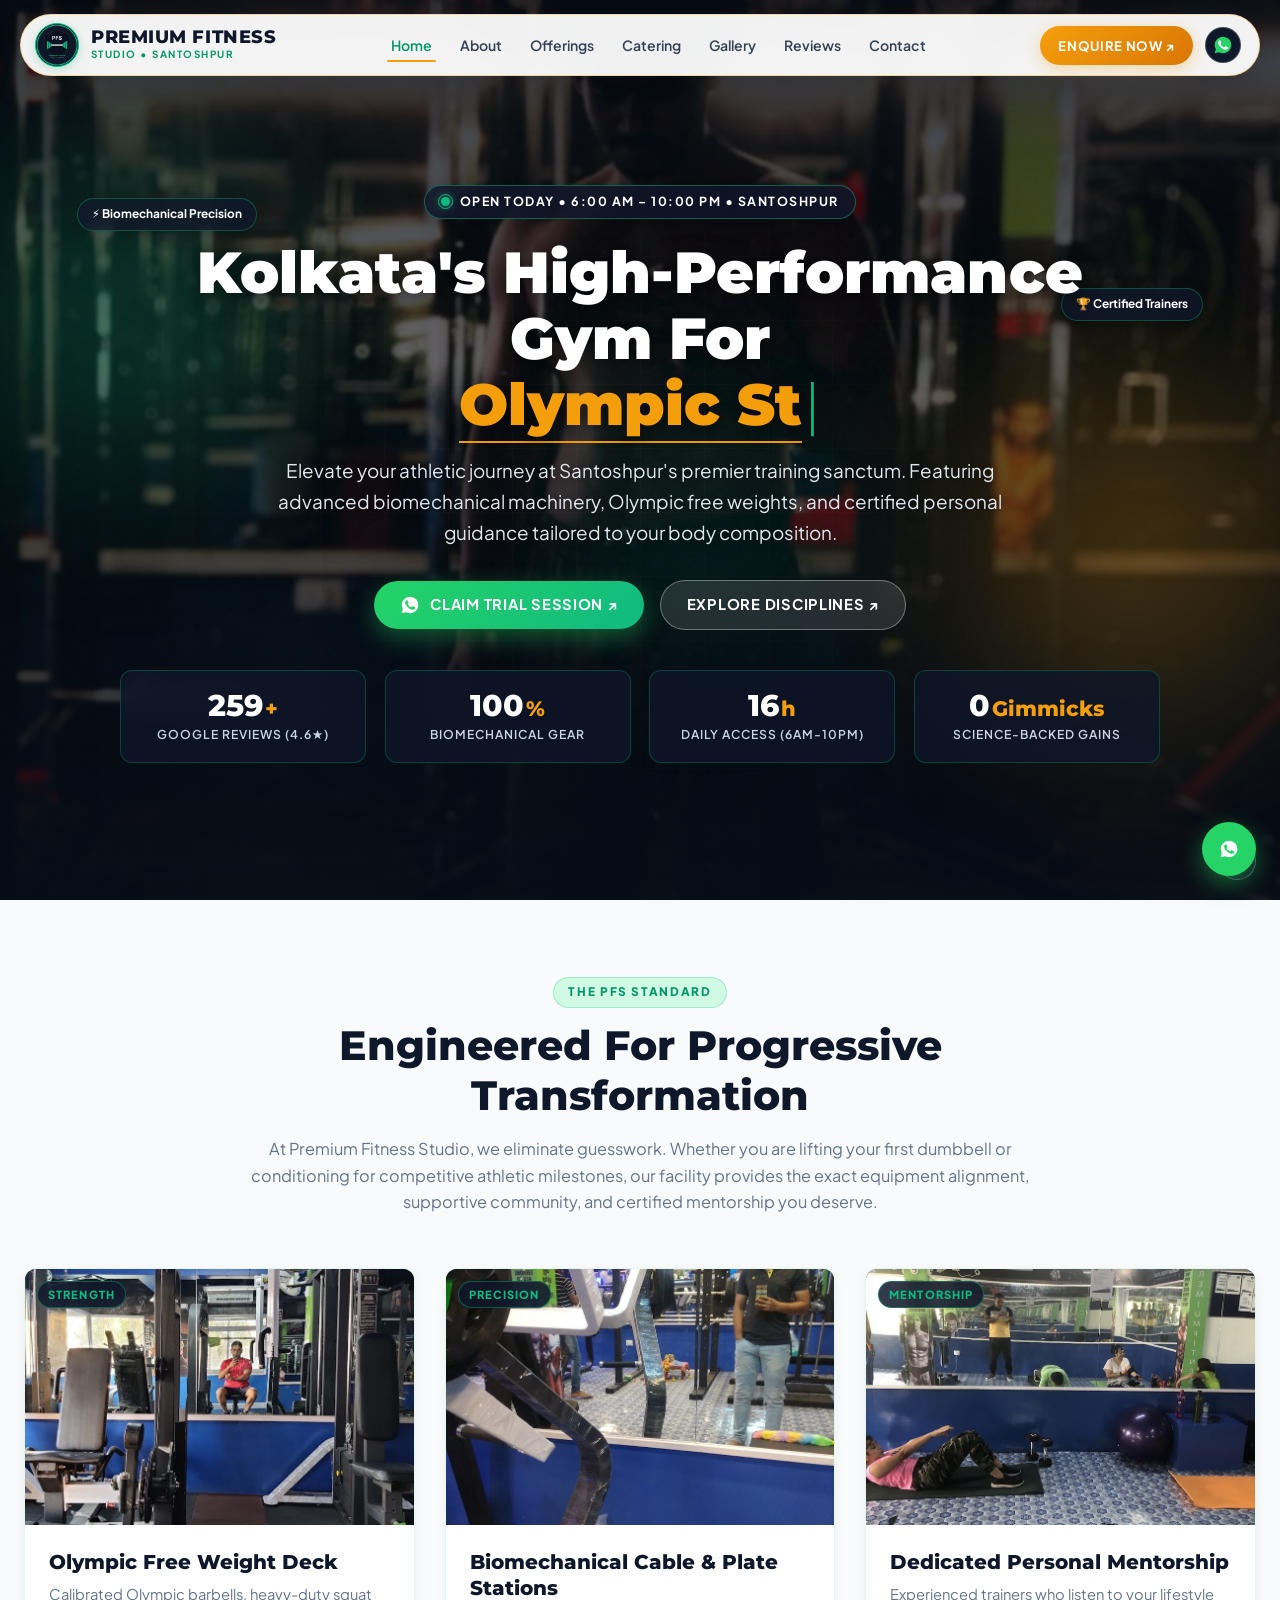
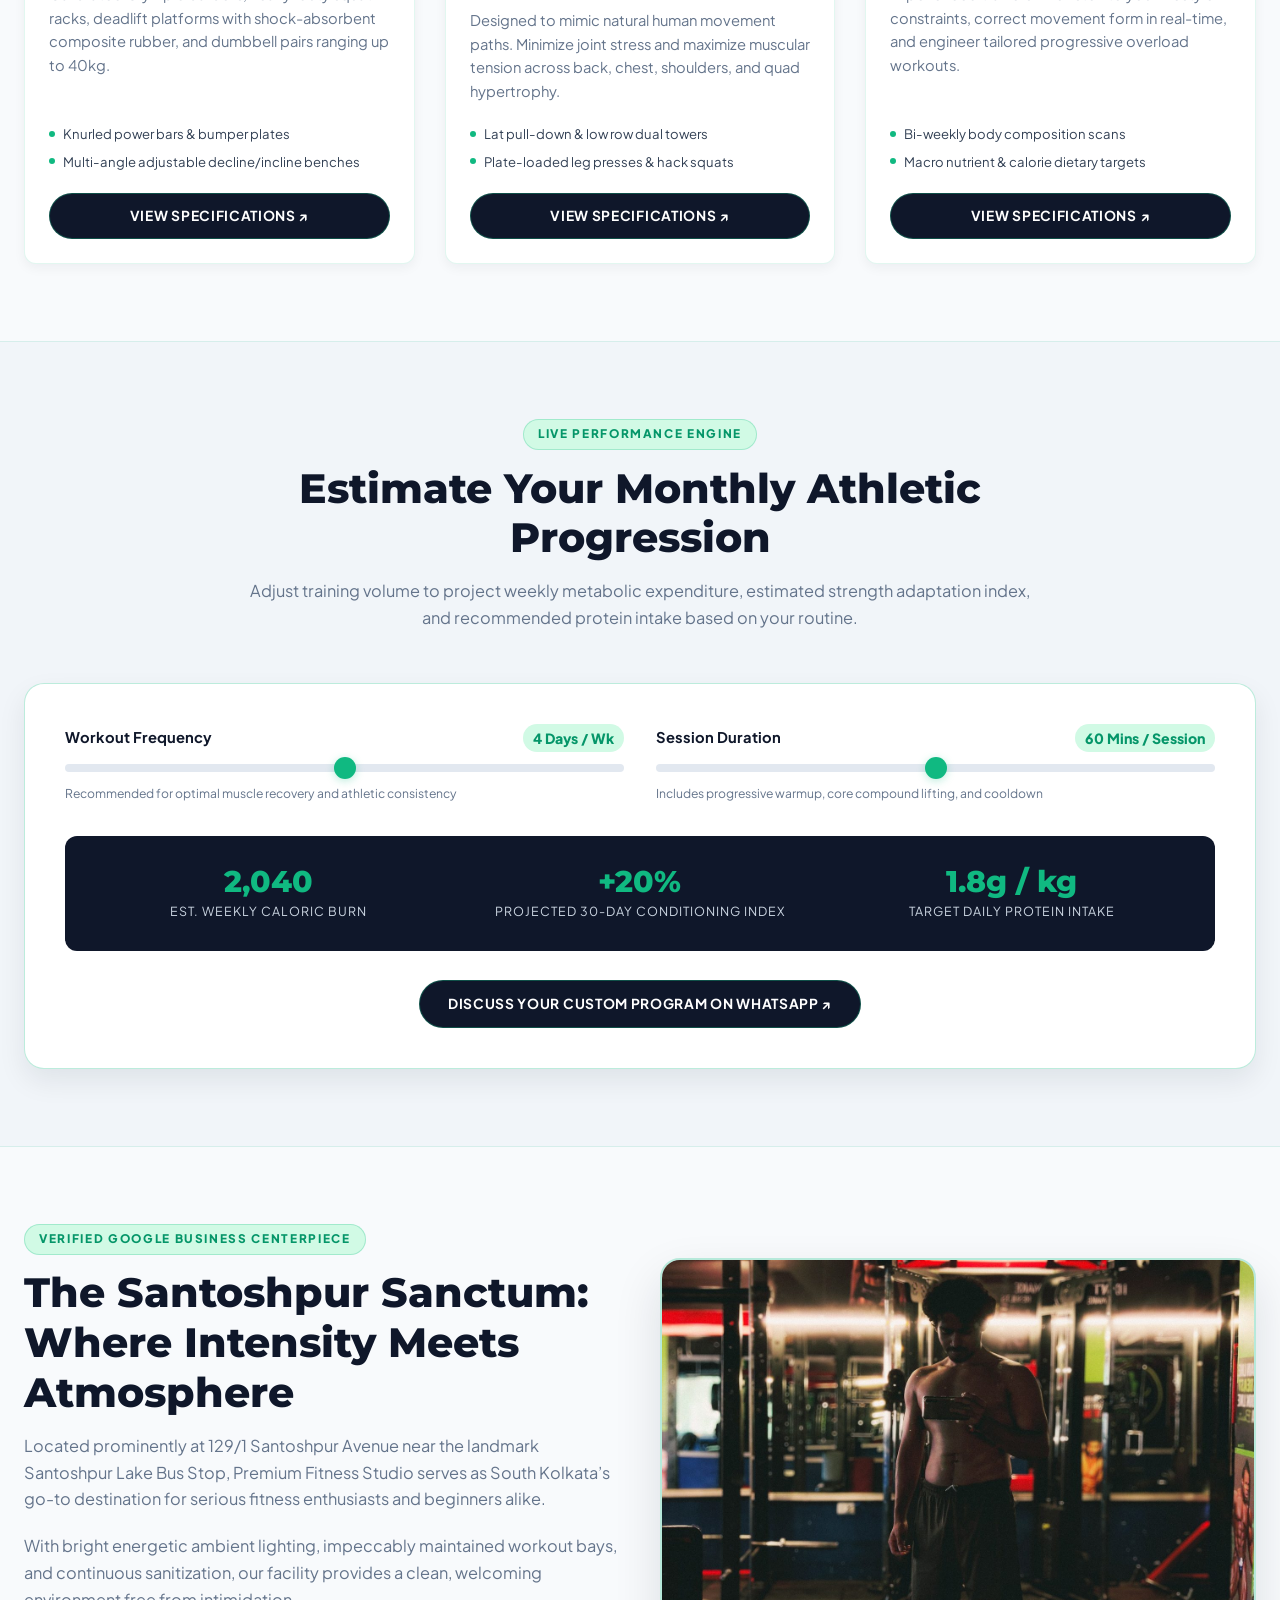
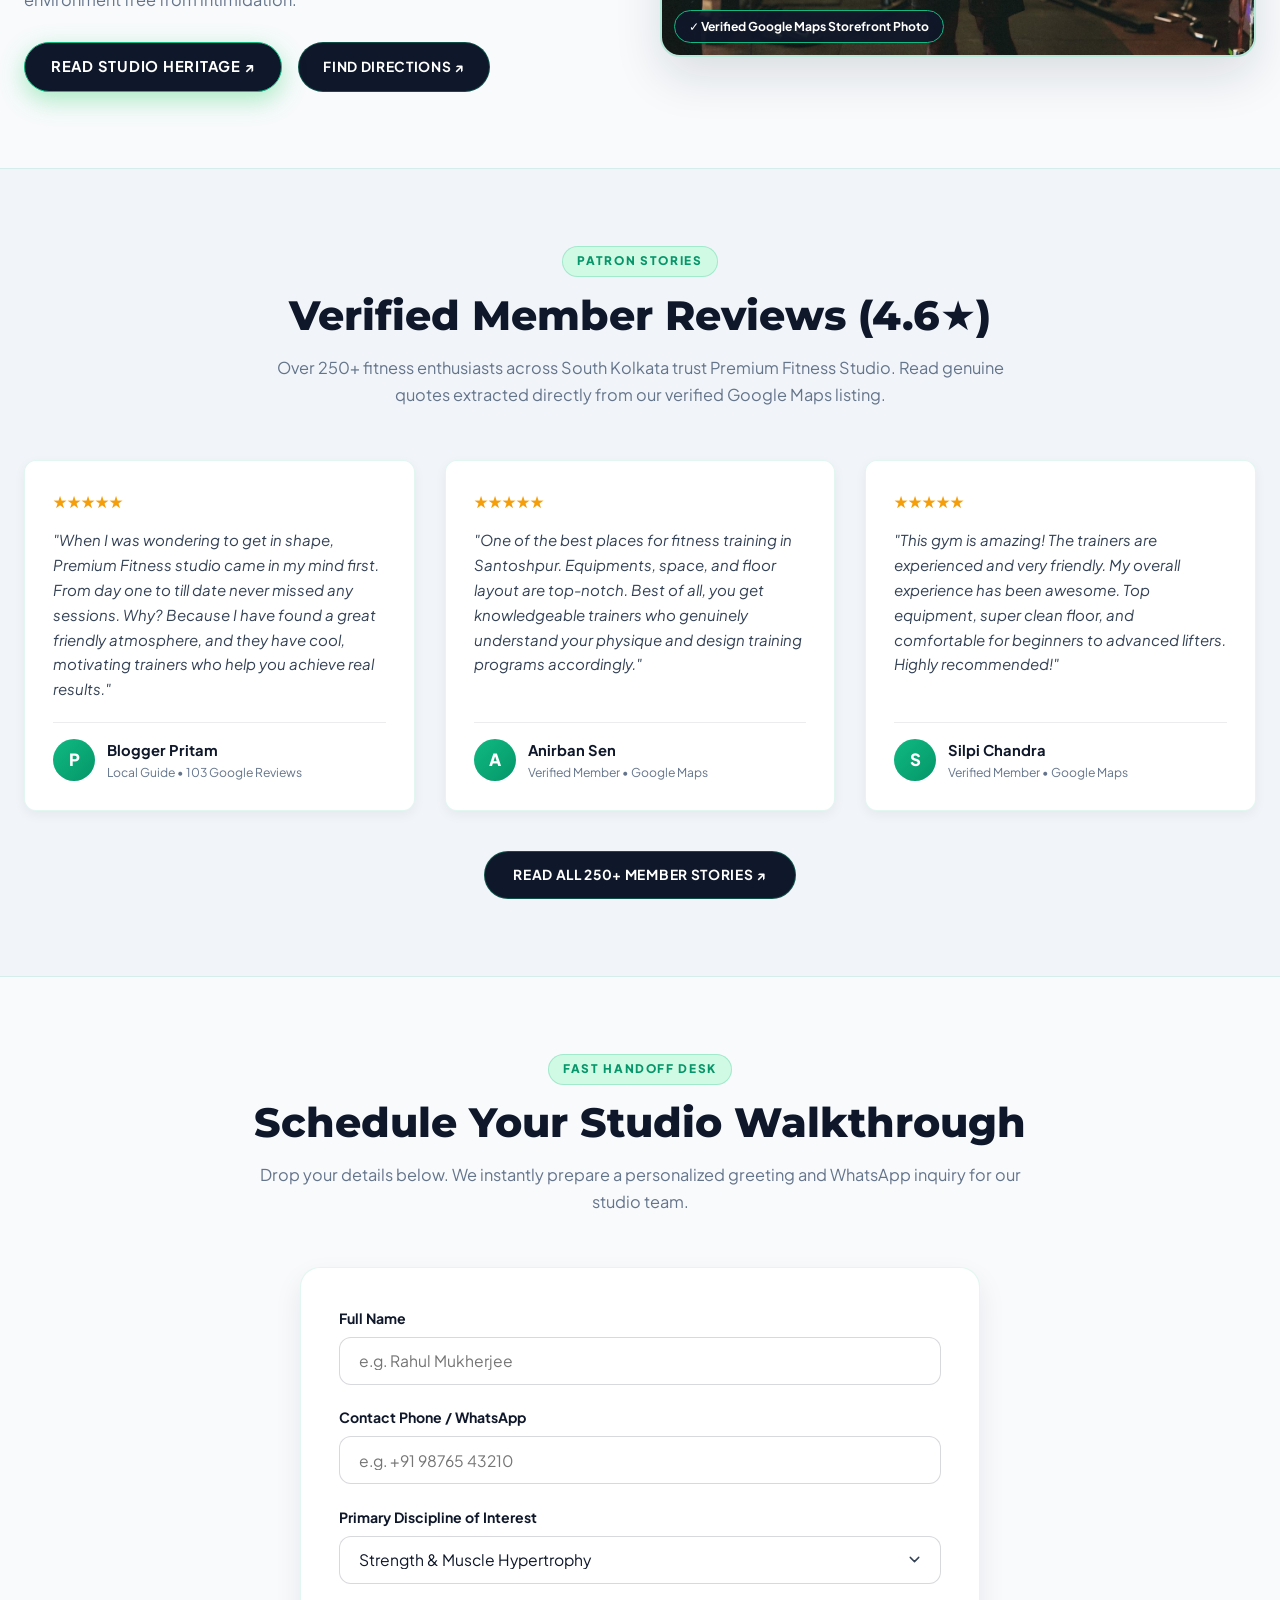
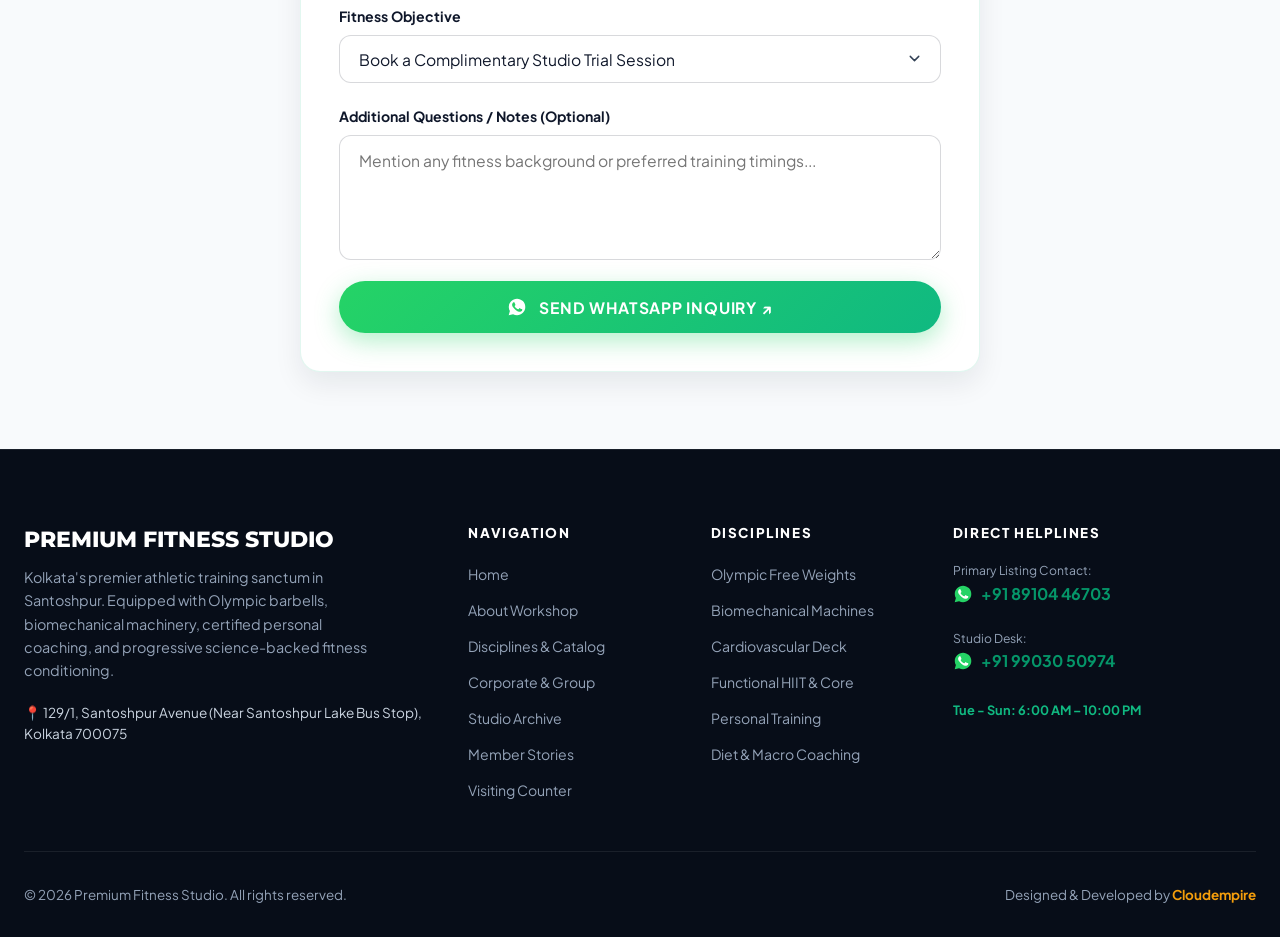
<file: index.html>
<!DOCTYPE html>
<html lang="en">
<head>
  <meta charset="UTF-8">
  <meta name="viewport" content="width=device-width, initial-scale=1.0">
  <title>Premium Fitness Studio | Santoshpur Kolkata | Elite Strength & Conditioning</title>
  <meta name="description" content="Welcome to Premium Fitness Studio (PFS Gym) in Santoshpur, Kolkata. Explore Olympic lifting platforms, biomechanical machines, cardio decks, and certified 1-on-1 coaching.">
  
  <!-- Complete Multi-Resolution Favicon Suite (Mandate 15) -->
  <link rel="icon" type="image/svg+xml" href="assets/images/favicon.svg">
  <link rel="icon" type="image/png" sizes="32x32" href="assets/images/favicon-32x32.png">
  <link rel="icon" type="image/x-icon" href="assets/images/favicon.ico">
  <link rel="apple-touch-icon" sizes="180x180" href="assets/images/apple-touch-icon.png">

  <!-- Master Stylesheet -->
  <link rel="stylesheet" href="assets/css/style.css">
</head>
<body>

<header class="site-header">
  <div class="header-inner">
    <a href="index.html" class="header-brand">
      <div class="brand-emblem-wrap">
        <img src="assets/images/logo.png" alt="PFS Emblem" class="brand-emblem">
      </div>
      <div class="brand-text">
        <span class="brand-title">PREMIUM FITNESS</span>
        <span class="brand-sub">STUDIO • SANTOSHPUR</span>
      </div>
    </a>
    <ul class="nav-links">
      <li class="nav-item"><a href="index.html" class="nav-link active">Home</a></li>
      <li class="nav-item"><a href="about.html" class="nav-link">About</a></li>
      <li class="nav-item"><a href="offerings.html" class="nav-link">Offerings</a></li>
      <li class="nav-item"><a href="catering.html" class="nav-link">Catering</a></li>
      <li class="nav-item"><a href="gallery.html" class="nav-link">Gallery</a></li>
      <li class="nav-item"><a href="reviews.html" class="nav-link">Reviews</a></li>
      <li class="nav-item"><a href="contact.html" class="nav-link">Contact</a></li>
    </ul>
    <div class="header-actions">
      <a href="contact.html" class="btn-cta-pill">ENQUIRE NOW ↗</a>
      <div class="social-circle-icons">
        <a href="https://wa.me/918910446703" target="_blank" rel="noopener noreferrer" class="social-circle-btn" aria-label="Official WhatsApp">
          <svg class="wa-icon-svg" viewBox="0 0 24 24" width="20" height="20">
            <path class="wa-bubble" fill="#25D366" d="M12.04 2C6.58 2 2.13 6.45 2.13 11.91C2.13 13.66 2.59 15.36 3.45 16.86L2.05 22L7.3 20.62C8.75 21.41 10.38 21.83 12.04 21.83C17.5 21.83 21.95 17.38 21.95 11.92C21.95 9.27 20.92 6.78 19.05 4.91C17.18 3.03 14.69 2 12.04 2Z" />
            <path class="wa-handset" fill="#FFFFFF" d="M17.52 14.33C17.22 14.18 15.75 13.45 15.48 13.35C15.21 13.25 15.01 13.2 14.81 13.5C14.61 13.8 14.04 14.48 13.86 14.68C13.69 14.88 13.51 14.9 13.21 14.75C12.91 14.6 11.95 14.28 10.82 13.27C9.94 12.49 9.34 11.52 9.17 11.22C9 10.92 9.15 10.76 9.3 10.61C9.43 10.48 9.6 10.26 9.75 10.08C9.9 9.9 9.95 9.78 10.05 9.58C10.15 9.38 10.1 9.2 10.03 9.05C9.95 8.9 9.38 7.5 9.15 6.93C8.92 6.38 8.69 6.45 8.52 6.44H7.98C7.78 6.44 7.45 6.52 7.18 6.81C6.91 7.11 6.13 7.84 6.13 9.32C6.13 10.8 7.21 12.23 7.36 12.43C7.51 12.63 9.47 15.65 12.48 16.95C13.2 17.26 13.76 17.45 14.2 17.59C14.92 17.82 15.58 17.78 16.1 17.71C16.68 17.62 17.88 16.98 18.13 16.27C18.38 15.56 18.38 14.95 18.3 14.83C18.23 14.7 18.03 14.63 17.73 14.48L17.52 14.33Z" />
          </svg>
        </a>
      </div>
      <button class="mobile-toggle" aria-label="Toggle Navigation Menu">
        <svg width="22" height="22" viewBox="0 0 24 24" fill="none" stroke="currentColor" stroke-width="2.5" stroke-linecap="round" stroke-linejoin="round">
          <line x1="3" y1="12" x2="21" y2="12"></line>
          <line x1="3" y1="6" x2="21" y2="6"></line>
          <line x1="3" y1="18" x2="21" y2="18"></line>
        </svg>
      </button>
    </div>
  </div>
</header>

<!-- HERO SECTION: 16:9 Video Starts at Top: 0 -->
<section class="hero-section">
  <div class="hero-video-wrapper">
    <video class="hero-video" autoplay muted loop playsinline poster="assets/images/hero-poster.jpg">
      <source src="assets/videos/hero.mp4" type="video/mp4">
    </video>
    <div class="hero-overlay"></div>
  </div>

  <!-- Ambient Visuals -->
  <div class="abstract-visuals-container">
    <div class="abstract-orb abstract-orb-1"></div>
    <div class="abstract-orb abstract-orb-2"></div>
    <div class="abstract-orb abstract-orb-center"></div>
    <div class="abstract-tech-grid"></div>
    <div class="abstract-floating-chip chip-1">⚡ Biomechanical Precision</div>
    <div class="abstract-floating-chip chip-2">🏆 Certified Trainers</div>
  </div>

  <div class="hero-container">
    <!-- Single Sleek Mobile Viewing Zone Badge -->
    <div class="hero-badge">
      <span class="live-beacon"></span>
      <span>OPEN TODAY • 6:00 AM – 10:00 PM • SANTOSHPUR</span>
    </div>

    <!-- Dynamic Typewriter Hero Title -->
    <h1 class="hero-title">
      Kolkata's High-Performance Gym For<br>
      <span class="dynamic-typewriter"></span><span class="typewriter-cursor">|</span>
    </h1>

    <p class="hero-subtitle">
      Elevate your athletic journey at Santoshpur's premier training sanctum. Featuring advanced biomechanical machinery, Olympic free weights, and certified personal guidance tailored to your body composition.
    </p>

    <!-- Dual Action Buttons -->
    <div class="hero-actions">
      <a href="https://wa.me/918910446703?text=Hi%20Premium%20Fitness%20Studio%2C%20I%20would%20like%20to%20claim%20a%20trial%20session%20at%20your%20Santoshpur%20gym." target="_blank" rel="noopener noreferrer" class="btn-hero-primary">
        <svg class="wa-icon-svg" viewBox="0 0 24 24" width="22" height="22">
          <path class="wa-bubble" fill="#FFFFFF" d="M12.04 2C6.58 2 2.13 6.45 2.13 11.91C2.13 13.66 2.59 15.36 3.45 16.86L2.05 22L7.3 20.62C8.75 21.41 10.38 21.83 12.04 21.83C17.5 21.83 21.95 17.38 21.95 11.92C21.95 9.27 20.92 6.78 19.05 4.91C17.18 3.03 14.69 2 12.04 2Z" />
          <path class="wa-handset" fill="#25D366" d="M17.52 14.33C17.22 14.18 15.75 13.45 15.48 13.35C15.21 13.25 15.01 13.2 14.81 13.5C14.61 13.8 14.04 14.48 13.86 14.68C13.69 14.88 13.51 14.9 13.21 14.75C12.91 14.6 11.95 14.28 10.82 13.27C9.94 12.49 9.34 11.52 9.17 11.22C9 10.92 9.15 10.76 9.3 10.61C9.43 10.48 9.6 10.26 9.75 10.08C9.9 9.9 9.95 9.78 10.05 9.58C10.15 9.38 10.1 9.2 10.03 9.05C9.95 8.9 9.38 7.5 9.15 6.93C8.92 6.38 8.69 6.45 8.52 6.44H7.98C7.78 6.44 7.45 6.52 7.18 6.81C6.91 7.11 6.13 7.84 6.13 9.32C6.13 10.8 7.21 12.23 7.36 12.43C7.51 12.63 9.47 15.65 12.48 16.95C13.2 17.26 13.76 17.45 14.2 17.59C14.92 17.82 15.58 17.78 16.1 17.71C16.68 17.62 17.88 16.98 18.13 16.27C18.38 15.56 18.38 14.95 18.3 14.83C18.23 14.7 18.03 14.63 17.73 14.48L17.52 14.33Z" />
        </svg>
        <span>Claim Trial Session ↗</span>
      </a>
      <a href="offerings.html" class="btn-hero-secondary">
        <span>Explore Disciplines ↗</span>
      </a>
    </div>

    <!-- 4 Telemetry Stats: Compact 2x2 Grid Fitting Above Fold on Mobile -->
    <div class="hero-telemetry-grid">
      <div class="hero-stat-card">
        <div class="stat-number">
          <span class="stat-counter" data-target="259">0</span><span class="stat-suffix">+</span>
        </div>
        <div class="stat-label">Google Reviews (4.6★)</div>
      </div>

      <div class="hero-stat-card">
        <div class="stat-number">
          <span class="stat-counter" data-target="100">0</span><span class="stat-suffix">%</span>
        </div>
        <div class="stat-label">Biomechanical Gear</div>
      </div>

      <div class="hero-stat-card">
        <div class="stat-number">
          <span class="stat-counter" data-target="16">0</span><span class="stat-suffix">h</span>
        </div>
        <div class="stat-label">Daily Access (6am-10pm)</div>
      </div>

      <div class="hero-stat-card">
        <div class="stat-number">
          <span class="stat-counter" data-target="0">0</span><span class="stat-suffix">Gimmicks</span>
        </div>
        <div class="stat-label">Science-Backed Gains</div>
      </div>
    </div>
  </div>

  <!-- Video Play / Pause Toggle -->
  <div class="video-control-wrap">
    <button class="video-control-btn" aria-label="Pause Hero Video">
      <svg width="16" height="16" viewBox="0 0 24 24" fill="currentColor">
        <rect x="6" y="4" width="4" height="16"></rect>
        <rect x="14" y="4" width="4" height="16"></rect>
      </svg>
    </button>
  </div>
</section>

<!-- SECTION 1: THE PFS ETHOS -->
<section class="section">
  <div class="section-header">
    <span class="section-badge">The PFS Standard</span>
    <h2 class="section-title">Engineered For Progressive Transformation</h2>
    <p class="section-desc">At Premium Fitness Studio, we eliminate guesswork. Whether you are lifting your first dumbbell or conditioning for competitive athletic milestones, our facility provides the exact equipment alignment, supportive community, and certified mentorship you deserve.</p>
  </div>

  <div class="features-grid">
    <div class="feature-card">
      <div class="card-media-wrap">
        <img src="assets/images/gym-strength-deck.jpg" alt="Olympic Free Weight Platform" class="card-media" loading="lazy" decoding="async">
        <span class="card-badge">Strength</span>
      </div>
      <div class="card-body">
        <h3 class="card-title">Olympic Free Weight Deck</h3>
        <p class="card-desc">Calibrated Olympic barbells, heavy-duty squat racks, deadlift platforms with shock-absorbent composite rubber, and dumbbell pairs ranging up to 40kg.</p>
        <ul class="card-specs-list">
          <li class="card-spec-item"><span class="spec-bullet"></span> Knurled power bars & bumper plates</li>
          <li class="card-spec-item"><span class="spec-bullet"></span> Multi-angle adjustable decline/incline benches</li>
        </ul>
        <a href="offerings.html" class="btn-card-inquire">View Specifications ↗</a>
      </div>
    </div>

    <div class="feature-card">
      <div class="card-media-wrap">
        <img src="assets/images/gym-machines.jpg" alt="Biomechanical Machinery" class="card-media" loading="lazy" decoding="async">
        <span class="card-badge">Precision</span>
      </div>
      <div class="card-body">
        <h3 class="card-title">Biomechanical Cable & Plate Stations</h3>
        <p class="card-desc">Designed to mimic natural human movement paths. Minimize joint stress and maximize muscular tension across back, chest, shoulders, and quad hypertrophy.</p>
        <ul class="card-specs-list">
          <li class="card-spec-item"><span class="spec-bullet"></span> Lat pull-down & low row dual towers</li>
          <li class="card-spec-item"><span class="spec-bullet"></span> Plate-loaded leg presses & hack squats</li>
        </ul>
        <a href="offerings.html" class="btn-card-inquire">View Specifications ↗</a>
      </div>
    </div>

    <div class="feature-card">
      <div class="card-media-wrap">
        <img src="assets/images/gym-coaching.jpg" alt="1-on-1 Certified Coaching" class="card-media" loading="lazy" decoding="async">
        <span class="card-badge">Mentorship</span>
      </div>
      <div class="card-body">
        <h3 class="card-title">Dedicated Personal Mentorship</h3>
        <p class="card-desc">Experienced trainers who listen to your lifestyle constraints, correct movement form in real-time, and engineer tailored progressive overload workouts.</p>
        <ul class="card-specs-list">
          <li class="card-spec-item"><span class="spec-bullet"></span> Bi-weekly body composition scans</li>
          <li class="card-spec-item"><span class="spec-bullet"></span> Macro nutrient & calorie dietary targets</li>
        </ul>
        <a href="offerings.html" class="btn-card-inquire">View Specifications ↗</a>
      </div>
    </div>
  </div>
</section>

<!-- SECTION 2: INTERACTIVE CALORIE & CONDITIONING CALCULATOR (PURE PORTFOLIO) -->
<section class="section section-alt">
  <div class="section-header">
    <span class="section-badge">Live Performance Engine</span>
    <h2 class="section-title">Estimate Your Monthly Athletic Progression</h2>
    <p class="section-desc">Adjust training volume to project weekly metabolic expenditure, estimated strength adaptation index, and recommended protein intake based on your routine.</p>
  </div>

  <div class="calculator-box">
    <div class="calc-controls-grid">
      <div class="calc-group">
        <div class="calc-label-row">
          <span class="calc-label">Workout Frequency</span>
          <span class="calc-badge-val" id="calc-days-val">4 Days / Wk</span>
        </div>
        <input type="range" class="calc-range" id="calc-days" min="2" max="6" value="4">
        <span style="font-size: 0.76rem; color: #64748b;">Recommended for optimal muscle recovery and athletic consistency</span>
      </div>

      <div class="calc-group">
        <div class="calc-label-row">
          <span class="calc-label">Session Duration</span>
          <span class="calc-badge-val" id="calc-time-val">60 Mins / Session</span>
        </div>
        <input type="range" class="calc-range" id="calc-time" min="30" max="90" step="15" value="60">
        <span style="font-size: 0.76rem; color: #64748b;">Includes progressive warmup, core compound lifting, and cooldown</span>
      </div>
    </div>

    <div class="calc-results-panel">
      <div>
        <div class="calc-metric-number" id="calc-calories">2,040</div>
        <div class="calc-metric-label">Est. Weekly Caloric Burn</div>
      </div>
      <div>
        <div class="calc-metric-number" id="calc-conditioning">+20%</div>
        <div class="calc-metric-label">Projected 30-Day Conditioning Index</div>
      </div>
      <div>
        <div class="calc-metric-number" id="calc-protein">1.8g / kg</div>
        <div class="calc-metric-label">Target Daily Protein Intake</div>
      </div>
    </div>

    <div style="text-align: center; margin-top: 1.8rem;">
      <a href="https://wa.me/918910446703?text=Hi%20Premium%20Fitness%20Studio%2C%20I%20used%20your%20workout%20calculator%20and%20would%20like%20a%20personalized%20training%20consultation." target="_blank" rel="noopener noreferrer" class="btn-card-inquire" style="display: inline-flex; width: auto; padding: 12px 28px;">
        Discuss Your Custom Program On WhatsApp ↗
      </a>
    </div>
  </div>
</section>

<!-- SECTION 3: HERITAGE WORKSHOP / STOREFRONT SPOTLIGHT -->
<section class="section">
  <div style="display: grid; grid-template-columns: 1fr 1fr; gap: 2.5rem; align-items: center;" class="contact-grid">
    <div>
      <span class="section-badge">Verified Google Business Centerpiece</span>
      <h2 class="section-title" style="text-align: left;">The Santoshpur Sanctum: Where Intensity Meets Atmosphere</h2>
      <p class="section-desc" style="margin-bottom: 1.25rem;">
        Located prominently at 129/1 Santoshpur Avenue near the landmark Santoshpur Lake Bus Stop, Premium Fitness Studio serves as South Kolkata’s go-to destination for serious fitness enthusiasts and beginners alike.
      </p>
      <p class="section-desc" style="margin-bottom: 1.75rem;">
        With bright energetic ambient lighting, impeccably maintained workout bays, and continuous sanitization, our facility provides a clean, welcoming environment free from intimidation.
      </p>
      <div style="display: flex; gap: 1rem; flex-wrap: wrap;">
        <a href="about.html" class="btn-hero-primary" style="background: #0f172a; border: 1.5px solid var(--brand-volt);">
          Read Studio Heritage ↗
        </a>
        <a href="contact.html" class="btn-card-inquire" style="width: auto; padding: 12px 24px;">
          Find Directions ↗
        </a>
      </div>
    </div>
    <div style="position: relative; border-radius: var(--radius-lg); overflow: hidden; box-shadow: var(--shadow-lg); border: 2px solid var(--border-brand);">
      <img src="assets/images/gym-storefront.jpg" alt="Premium Fitness Studio Santoshpur Storefront" style="width: 100%; height: 100%; object-fit: cover;" loading="lazy" decoding="async">
      <div style="position: absolute; bottom: 12px; left: 12px; background: rgba(15, 23, 42, 0.9); color: #ffffff; padding: 6px 14px; border-radius: var(--radius-pill); font-size: 0.76rem; font-weight: 700; border: 1px solid var(--brand-volt);">
        ✓ Verified Google Maps Storefront Photo
      </div>
    </div>
  </div>
</section>

<!-- SECTION 4: GOOGLE REVIEWS SPOTLIGHT -->
<section class="section section-alt">
  <div class="section-header">
    <span class="section-badge">Patron Stories</span>
    <h2 class="section-title">Verified Member Reviews (4.6★)</h2>
    <p class="section-desc">Over 250+ fitness enthusiasts across South Kolkata trust Premium Fitness Studio. Read genuine quotes extracted directly from our verified Google Maps listing.</p>
  </div>

  <div class="reviews-grid">
    <div class="review-card">
      <div class="review-stars">★★★★★</div>
      <p class="review-quote">"When I was wondering to get in shape, Premium Fitness studio came in my mind first. From day one to till date never missed any sessions. Why? Because I have found a great friendly atmosphere, and they have cool, motivating trainers who help you achieve real results."</p>
      <div class="review-author-wrap">
        <div class="author-avatar">P</div>
        <div class="author-info">
          <span class="author-name">Blogger Pritam</span>
          <span class="author-meta">Local Guide • 103 Google Reviews</span>
        </div>
      </div>
    </div>

    <div class="review-card">
      <div class="review-stars">★★★★★</div>
      <p class="review-quote">"One of the best places for fitness training in Santoshpur. Equipments, space, and floor layout are top-notch. Best of all, you get knowledgeable trainers who genuinely understand your physique and design training programs accordingly."</p>
      <div class="review-author-wrap">
        <div class="author-avatar">A</div>
        <div class="author-info">
          <span class="author-name">Anirban Sen</span>
          <span class="author-meta">Verified Member • Google Maps</span>
        </div>
      </div>
    </div>

    <div class="review-card">
      <div class="review-stars">★★★★★</div>
      <p class="review-quote">"This gym is amazing! The trainers are experienced and very friendly. My overall experience has been awesome. Top equipment, super clean floor, and comfortable for beginners to advanced lifters. Highly recommended!"</p>
      <div class="review-author-wrap">
        <div class="author-avatar">S</div>
        <div class="author-info">
          <span class="author-name">Silpi Chandra</span>
          <span class="author-meta">Verified Member • Google Maps</span>
        </div>
      </div>
    </div>
  </div>

  <div style="text-align: center; margin-top: 2.5rem;">
    <a href="reviews.html" class="btn-card-inquire" style="display: inline-flex; width: auto; padding: 12px 28px;">
      Read All 250+ Member Stories ↗
    </a>
  </div>
</section>

<!-- SECTION 5: INQUIRY & TRIAL BOOKING -->
<section class="section">
  <div class="section-header">
    <span class="section-badge">Fast Handoff Desk</span>
    <h2 class="section-title">Schedule Your Studio Walkthrough</h2>
    <p class="section-desc">Drop your details below. We instantly prepare a personalized greeting and WhatsApp inquiry for our studio team.</p>
  </div>

  <div style="max-width: 680px; margin: 0 auto;">
    <div class="contact-form-card">
      <form class="inquiry-form">
        <div class="form-group">
          <label class="form-label">Full Name</label>
          <input type="text" name="name" class="form-control" placeholder="e.g. Rahul Mukherjee" required>
        </div>

        <div class="form-group">
          <label class="form-label">Contact Phone / WhatsApp</label>
          <input type="tel" name="phone" class="form-control" placeholder="e.g. +91 98765 43210" required>
        </div>

        <div class="form-group">
          <label class="form-label">Primary Discipline of Interest</label>
          <select name="discipline" class="form-control">
            <option value="Strength & Muscle Hypertrophy">Strength & Muscle Hypertrophy</option>
            <option value="Cardio & Weight Management">Cardio & Weight Management</option>
            <option value="Functional HIIT Conditioning">Functional HIIT Conditioning</option>
            <option value="1-on-1 Personal Coaching">1-on-1 Personal Coaching</option>
            <option value="Corporate Wellness & Group">Corporate Wellness & Group</option>
          </select>
        </div>

        <div class="form-group">
          <label class="form-label">Fitness Objective</label>
          <select name="goal" class="form-control">
            <option value="Book a Complimentary Studio Trial Session">Book a Complimentary Studio Trial Session</option>
            <option value="Inquire About Personal Training Packages">Inquire About Personal Training Packages</option>
            <option value="Diet & Nutrition Counseling">Diet & Nutrition Counseling</option>
            <option value="Walk-in Facility Tour">Walk-in Facility Tour</option>
          </select>
        </div>

        <div class="form-group">
          <label class="form-label">Additional Questions / Notes (Optional)</label>
          <textarea name="message" class="form-control" placeholder="Mention any fitness background or preferred training timings..."></textarea>
        </div>

        <button type="submit" class="btn-form-submit">
          <svg class="wa-icon-svg" viewBox="0 0 24 24" width="22" height="22">
            <path class="wa-bubble" fill="#FFFFFF" d="M12.04 2C6.58 2 2.13 6.45 2.13 11.91C2.13 13.66 2.59 15.36 3.45 16.86L2.05 22L7.3 20.62C8.75 21.41 10.38 21.83 12.04 21.83C17.5 21.83 21.95 17.38 21.95 11.92C21.95 9.27 20.92 6.78 19.05 4.91C17.18 3.03 14.69 2 12.04 2Z" />
            <path class="wa-handset" fill="#25D366" d="M17.52 14.33C17.22 14.18 15.75 13.45 15.48 13.35C15.21 13.25 15.01 13.2 14.81 13.5C14.61 13.8 14.04 14.48 13.86 14.68C13.69 14.88 13.51 14.9 13.21 14.75C12.91 14.6 11.95 14.28 10.82 13.27C9.94 12.49 9.34 11.52 9.17 11.22C9 10.92 9.15 10.76 9.3 10.61C9.43 10.48 9.6 10.26 9.75 10.08C9.9 9.9 9.95 9.78 10.05 9.58C10.15 9.38 10.1 9.2 10.03 9.05C9.95 8.9 9.38 7.5 9.15 6.93C8.92 6.38 8.69 6.45 8.52 6.44H7.98C7.78 6.44 7.45 6.52 7.18 6.81C6.91 7.11 6.13 7.84 6.13 9.32C6.13 10.8 7.21 12.23 7.36 12.43C7.51 12.63 9.47 15.65 12.48 16.95C13.2 17.26 13.76 17.45 14.2 17.59C14.92 17.82 15.58 17.78 16.1 17.71C16.68 17.62 17.88 16.98 18.13 16.27C18.38 15.56 18.38 14.95 18.3 14.83C18.23 14.7 18.03 14.63 17.73 14.48L17.52 14.33Z" />
          </svg>
          Send WhatsApp Inquiry ↗
        </button>
      </form>
    </div>
  </div>
</section>

<footer class="site-footer">
  <div class="footer-container">
    <div class="footer-top">
      <div>
        <h3 class="footer-brand-title">PREMIUM FITNESS STUDIO</h3>
        <p class="footer-brand-desc">Kolkata's premier athletic training sanctum in Santoshpur. Equipped with Olympic barbells, biomechanical machinery, certified personal coaching, and progressive science-backed fitness conditioning.</p>
        <p style="font-size: 0.85rem; color: #cbd5e1; margin-top: 0.5rem;">
          📍 129/1, Santoshpur Avenue (Near Santoshpur Lake Bus Stop), Kolkata 700075
        </p>
      </div>

      <div>
        <h4 class="footer-col-title">Navigation</h4>
        <ul class="footer-nav-list">
          <li><a href="index.html" class="footer-nav-link">Home</a></li>
          <li><a href="about.html" class="footer-nav-link">About Workshop</a></li>
          <li><a href="offerings.html" class="footer-nav-link">Disciplines & Catalog</a></li>
          <li><a href="catering.html" class="footer-nav-link">Corporate & Group</a></li>
          <li><a href="gallery.html" class="footer-nav-link">Studio Archive</a></li>
          <li><a href="reviews.html" class="footer-nav-link">Member Stories</a></li>
          <li><a href="contact.html" class="footer-nav-link">Visiting Counter</a></li>
        </ul>
      </div>

      <div>
        <h4 class="footer-col-title">Disciplines</h4>
        <ul class="footer-nav-list">
          <li><span class="footer-nav-link">Olympic Free Weights</span></li>
          <li><span class="footer-nav-link">Biomechanical Machines</span></li>
          <li><span class="footer-nav-link">Cardiovascular Deck</span></li>
          <li><span class="footer-nav-link">Functional HIIT & Core</span></li>
          <li><span class="footer-nav-link">Personal Training</span></li>
          <li><span class="footer-nav-link">Diet & Macro Coaching</span></li>
        </ul>
      </div>

      <div>
        <h4 class="footer-col-title">Direct Helplines</h4>
        <ul class="footer-nav-list">
          <li style="margin-bottom: 0.5rem;">
            <span style="font-size: 0.76rem; color: #94a3b8; display: block;">Primary Listing Contact:</span>
            <a href="https://wa.me/918910446703" target="_blank" rel="noopener noreferrer" class="contact-phone-link">
              <svg class="wa-icon-svg" viewBox="0 0 24 24" width="18" height="18">
                <path class="wa-bubble" fill="#25D366" d="M12.04 2C6.58 2 2.13 6.45 2.13 11.91C2.13 13.66 2.59 15.36 3.45 16.86L2.05 22L7.3 20.62C8.75 21.41 10.38 21.83 12.04 21.83C17.5 21.83 21.95 17.38 21.95 11.92C21.95 9.27 20.92 6.78 19.05 4.91C17.18 3.03 14.69 2 12.04 2Z" />
                <path class="wa-handset" fill="#FFFFFF" d="M17.52 14.33C17.22 14.18 15.75 13.45 15.48 13.35C15.21 13.25 15.01 13.2 14.81 13.5C14.61 13.8 14.04 14.48 13.86 14.68C13.69 14.88 13.51 14.9 13.21 14.75C12.91 14.6 11.95 14.28 10.82 13.27C9.94 12.49 9.34 11.52 9.17 11.22C9 10.92 9.15 10.76 9.3 10.61C9.43 10.48 9.6 10.26 9.75 10.08C9.9 9.9 9.95 9.78 10.05 9.58C10.15 9.38 10.1 9.2 10.03 9.05C9.95 8.9 9.38 7.5 9.15 6.93C8.92 6.38 8.69 6.45 8.52 6.44H7.98C7.78 6.44 7.45 6.52 7.18 6.81C6.91 7.11 6.13 7.84 6.13 9.32C6.13 10.8 7.21 12.23 7.36 12.43C7.51 12.63 9.47 15.65 12.48 16.95C13.2 17.26 13.76 17.45 14.2 17.59C14.92 17.82 15.58 17.78 16.1 17.71C16.68 17.62 17.88 16.98 18.13 16.27C18.38 15.56 18.38 14.95 18.3 14.83C18.23 14.7 18.03 14.63 17.73 14.48L17.52 14.33Z" />
              </svg>
              +91 89104 46703
            </a>
          </li>
          <li style="margin-bottom: 0.5rem;">
            <span style="font-size: 0.76rem; color: #94a3b8; display: block;">Studio Desk:</span>
            <a href="https://wa.me/919903050974" target="_blank" rel="noopener noreferrer" class="contact-phone-link">
              <svg class="wa-icon-svg" viewBox="0 0 24 24" width="18" height="18">
                <path class="wa-bubble" fill="#25D366" d="M12.04 2C6.58 2 2.13 6.45 2.13 11.91C2.13 13.66 2.59 15.36 3.45 16.86L2.05 22L7.3 20.62C8.75 21.41 10.38 21.83 12.04 21.83C17.5 21.83 21.95 17.38 21.95 11.92C21.95 9.27 20.92 6.78 19.05 4.91C17.18 3.03 14.69 2 12.04 2Z" />
                <path class="wa-handset" fill="#FFFFFF" d="M17.52 14.33C17.22 14.18 15.75 13.45 15.48 13.35C15.21 13.25 15.01 13.2 14.81 13.5C14.61 13.8 14.04 14.48 13.86 14.68C13.69 14.88 13.51 14.9 13.21 14.75C12.91 14.6 11.95 14.28 10.82 13.27C9.94 12.49 9.34 11.52 9.17 11.22C9 10.92 9.15 10.76 9.3 10.61C9.43 10.48 9.6 10.26 9.75 10.08C9.9 9.9 9.95 9.78 10.05 9.58C10.15 9.38 10.1 9.2 10.03 9.05C9.95 8.9 9.38 7.5 9.15 6.93C8.92 6.38 8.69 6.45 8.52 6.44H7.98C7.78 6.44 7.45 6.52 7.18 6.81C6.91 7.11 6.13 7.84 6.13 9.32C6.13 10.8 7.21 12.23 7.36 12.43C7.51 12.63 9.47 15.65 12.48 16.95C13.2 17.26 13.76 17.45 14.2 17.59C14.92 17.82 15.58 17.78 16.1 17.71C16.68 17.62 17.88 16.98 18.13 16.27C18.38 15.56 18.38 14.95 18.3 14.83C18.23 14.7 18.03 14.63 17.73 14.48L17.52 14.33Z" />
              </svg>
              +91 99030 50974
            </a>
          </li>
          <li>
            <span style="font-size: 0.8rem; color: #10b981; font-weight: 700;">Tue - Sun: 6:00 AM – 10:00 PM</span>
          </li>
        </ul>
      </div>
    </div>

    <div class="footer-bottom">
      <div>© 2026 Premium Fitness Studio. All rights reserved.</div>
      <div class="footer-attribution">
        Designed & Developed by <a href="https://cloudempire.tech/" target="_blank" rel="noopener noreferrer">Cloudempire</a>
      </div>
    </div>
  </div>
</footer>

<!-- Floating WhatsApp Quick Button (Mandate 5: White bubble + Green handset on green button) -->
<a href="https://wa.me/918910446703" target="_blank" rel="noopener noreferrer" class="floating-wa-btn" aria-label="Chat on WhatsApp">
  <svg class="wa-icon-svg" viewBox="0 0 24 24" width="28" height="28">
    <path class="wa-bubble" fill="#FFFFFF" d="M12.04 2C6.58 2 2.13 6.45 2.13 11.91C2.13 13.66 2.59 15.36 3.45 16.86L2.05 22L7.3 20.62C8.75 21.41 10.38 21.83 12.04 21.83C17.5 21.83 21.95 17.38 21.95 11.92C21.95 9.27 20.92 6.78 19.05 4.91C17.18 3.03 14.69 2 12.04 2Z" />
    <path class="wa-handset" fill="#25D366" d="M17.52 14.33C17.22 14.18 15.75 13.45 15.48 13.35C15.21 13.25 15.01 13.2 14.81 13.5C14.61 13.8 14.04 14.48 13.86 14.68C13.69 14.88 13.51 14.9 13.21 14.75C12.91 14.6 11.95 14.28 10.82 13.27C9.94 12.49 9.34 11.52 9.17 11.22C9 10.92 9.15 10.76 9.3 10.61C9.43 10.48 9.6 10.26 9.75 10.08C9.9 9.9 9.95 9.78 10.05 9.58C10.15 9.38 10.1 9.2 10.03 9.05C9.95 8.9 9.38 7.5 9.15 6.93C8.92 6.38 8.69 6.45 8.52 6.44H7.98C7.78 6.44 7.45 6.52 7.18 6.81C6.91 7.11 6.13 7.84 6.13 9.32C6.13 10.8 7.21 12.23 7.36 12.43C7.51 12.63 9.47 15.65 12.48 16.95C13.2 17.26 13.76 17.45 14.2 17.59C14.92 17.82 15.58 17.78 16.1 17.71C16.68 17.62 17.88 16.98 18.13 16.27C18.38 15.56 18.38 14.95 18.3 14.83C18.23 14.7 18.03 14.63 17.73 14.48L17.52 14.33Z" />
  </svg>
</a>
<script src="assets/js/main.js"></script>
</body>
</html>
</file>
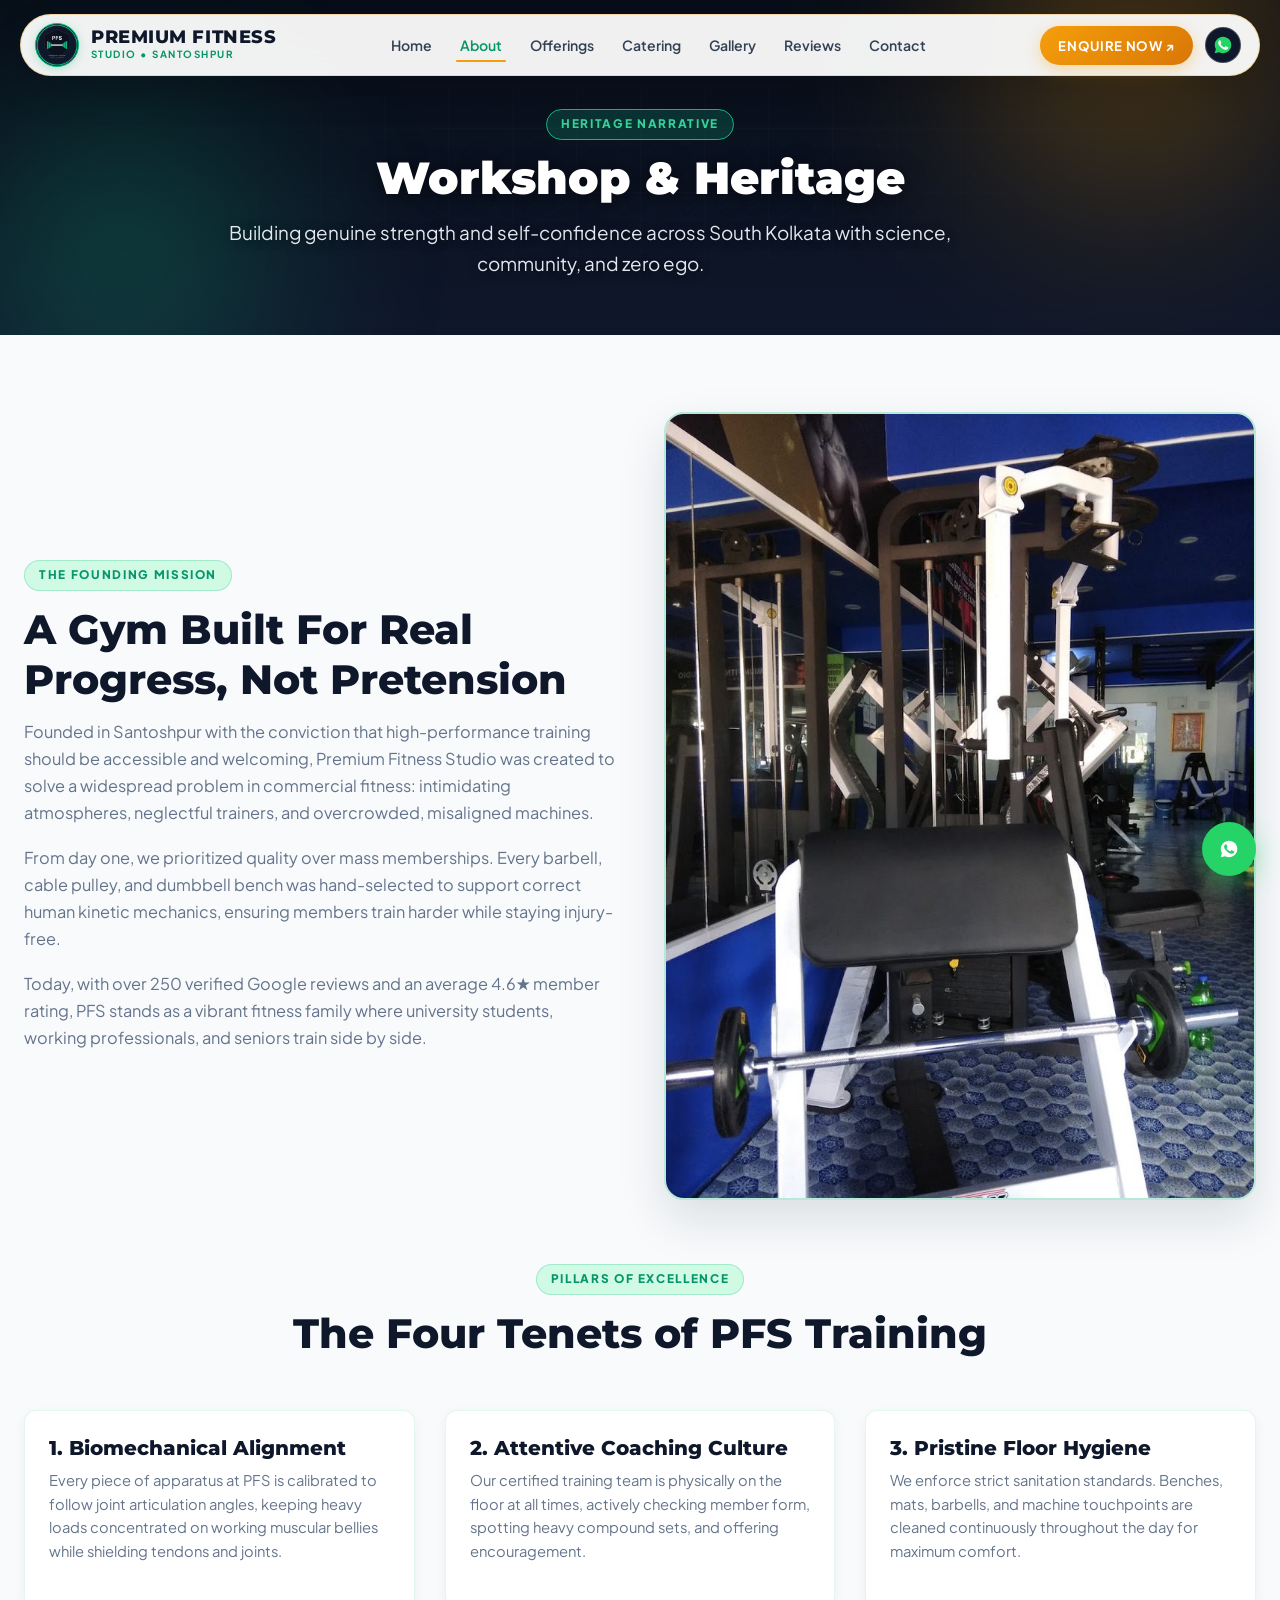
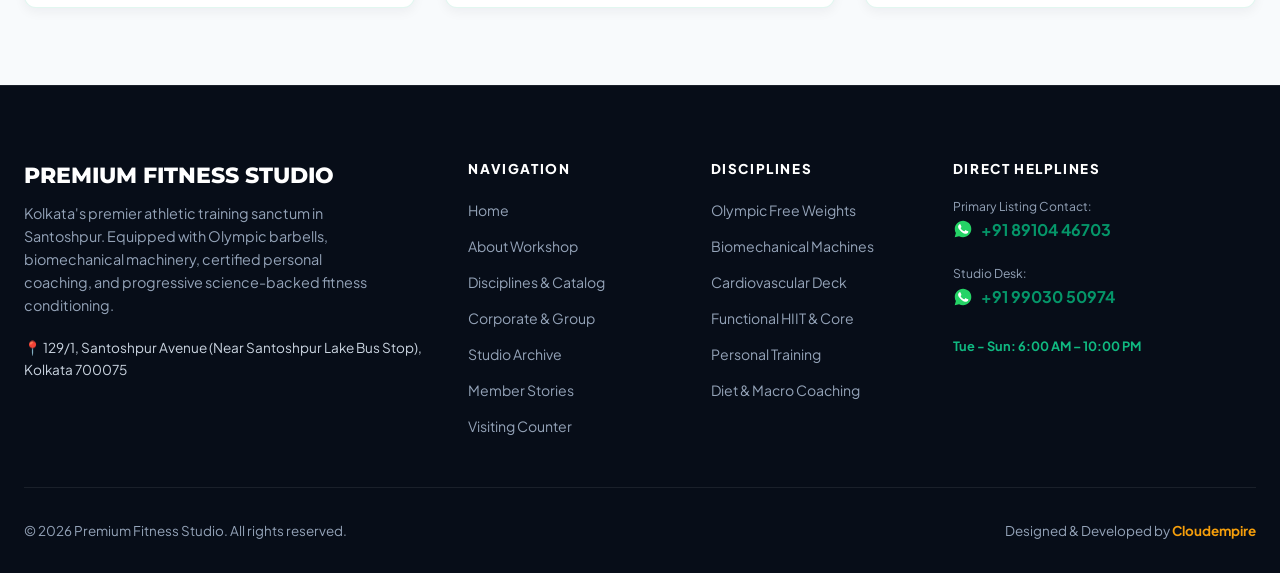
<file: about.html>
<!DOCTYPE html>
<html lang="en">
<head>
  <meta charset="UTF-8">
  <meta name="viewport" content="width=device-width, initial-scale=1.0">
  <title>About Our Workshop & Training Ethos | Premium Fitness Studio</title>
  <meta name="description" content="Learn about the founding mission, biomechanical machinery standards, and trainer coaching philosophy at Premium Fitness Studio in Santoshpur, Kolkata.">
  
  <!-- Complete Multi-Resolution Favicon Suite (Mandate 15) -->
  <link rel="icon" type="image/svg+xml" href="assets/images/favicon.svg">
  <link rel="icon" type="image/png" sizes="32x32" href="assets/images/favicon-32x32.png">
  <link rel="icon" type="image/x-icon" href="assets/images/favicon.ico">
  <link rel="apple-touch-icon" sizes="180x180" href="assets/images/apple-touch-icon.png">

  <!-- Master Stylesheet -->
  <link rel="stylesheet" href="assets/css/style.css">
</head>
<body>

<header class="site-header">
  <div class="header-inner">
    <a href="index.html" class="header-brand">
      <div class="brand-emblem-wrap">
        <img src="assets/images/logo.png" alt="PFS Emblem" class="brand-emblem">
      </div>
      <div class="brand-text">
        <span class="brand-title">PREMIUM FITNESS</span>
        <span class="brand-sub">STUDIO • SANTOSHPUR</span>
      </div>
    </a>
    <ul class="nav-links">
      <li class="nav-item"><a href="index.html" class="nav-link">Home</a></li>
      <li class="nav-item"><a href="about.html" class="nav-link active">About</a></li>
      <li class="nav-item"><a href="offerings.html" class="nav-link">Offerings</a></li>
      <li class="nav-item"><a href="catering.html" class="nav-link">Catering</a></li>
      <li class="nav-item"><a href="gallery.html" class="nav-link">Gallery</a></li>
      <li class="nav-item"><a href="reviews.html" class="nav-link">Reviews</a></li>
      <li class="nav-item"><a href="contact.html" class="nav-link">Contact</a></li>
    </ul>
    <div class="header-actions">
      <a href="contact.html" class="btn-cta-pill">ENQUIRE NOW ↗</a>
      <div class="social-circle-icons">
        <a href="https://wa.me/918910446703" target="_blank" rel="noopener noreferrer" class="social-circle-btn" aria-label="Official WhatsApp">
          <svg class="wa-icon-svg" viewBox="0 0 24 24" width="20" height="20">
            <path class="wa-bubble" fill="#25D366" d="M12.04 2C6.58 2 2.13 6.45 2.13 11.91C2.13 13.66 2.59 15.36 3.45 16.86L2.05 22L7.3 20.62C8.75 21.41 10.38 21.83 12.04 21.83C17.5 21.83 21.95 17.38 21.95 11.92C21.95 9.27 20.92 6.78 19.05 4.91C17.18 3.03 14.69 2 12.04 2Z" />
            <path class="wa-handset" fill="#FFFFFF" d="M17.52 14.33C17.22 14.18 15.75 13.45 15.48 13.35C15.21 13.25 15.01 13.2 14.81 13.5C14.61 13.8 14.04 14.48 13.86 14.68C13.69 14.88 13.51 14.9 13.21 14.75C12.91 14.6 11.95 14.28 10.82 13.27C9.94 12.49 9.34 11.52 9.17 11.22C9 10.92 9.15 10.76 9.3 10.61C9.43 10.48 9.6 10.26 9.75 10.08C9.9 9.9 9.95 9.78 10.05 9.58C10.15 9.38 10.1 9.2 10.03 9.05C9.95 8.9 9.38 7.5 9.15 6.93C8.92 6.38 8.69 6.45 8.52 6.44H7.98C7.78 6.44 7.45 6.52 7.18 6.81C6.91 7.11 6.13 7.84 6.13 9.32C6.13 10.8 7.21 12.23 7.36 12.43C7.51 12.63 9.47 15.65 12.48 16.95C13.2 17.26 13.76 17.45 14.2 17.59C14.92 17.82 15.58 17.78 16.1 17.71C16.68 17.62 17.88 16.98 18.13 16.27C18.38 15.56 18.38 14.95 18.3 14.83C18.23 14.7 18.03 14.63 17.73 14.48L17.52 14.33Z" />
          </svg>
        </a>
      </div>
      <button class="mobile-toggle" aria-label="Toggle Navigation Menu">
        <svg width="22" height="22" viewBox="0 0 24 24" fill="none" stroke="currentColor" stroke-width="2.5" stroke-linecap="round" stroke-linejoin="round">
          <line x1="3" y1="12" x2="21" y2="12"></line>
          <line x1="3" y1="6" x2="21" y2="6"></line>
          <line x1="3" y1="18" x2="21" y2="18"></line>
        </svg>
      </button>
    </div>
  </div>
</header>

<div class="subpage-banner">
  <div class="abstract-visuals-container">
    <div class="abstract-orb abstract-orb-1"></div>
    <div class="abstract-orb abstract-orb-2"></div>
    <div class="abstract-tech-grid"></div>
  </div>
  <div class="shell">
    <span class="section-badge" style="background: rgba(16, 185, 129, 0.2); color: #34d399; border-color: #10b981;">Heritage Narrative</span>
    <h1 class="hero-title" style="font-size: clamp(2rem, 3.5vw, 3rem); margin-bottom: 0.75rem;">Workshop & Heritage</h1>
    <p class="hero-subtitle" style="margin-bottom: 0;">Building genuine strength and self-confidence across South Kolkata with science, community, and zero ego.</p>
  </div>
</div>

<main class="section">
  <div style="display: grid; grid-template-columns: 1fr 1fr; gap: 3rem; align-items: center; margin-bottom: 4rem;" class="contact-grid">
    <div>
      <span class="section-badge">The Founding Mission</span>
      <h2 class="section-title" style="text-align: left;">A Gym Built For Real Progress, Not Pretension</h2>
      <p class="section-desc" style="margin-bottom: 1.15rem;">
        Founded in Santoshpur with the conviction that high-performance training should be accessible and welcoming, Premium Fitness Studio was created to solve a widespread problem in commercial fitness: intimidating atmospheres, neglectful trainers, and overcrowded, misaligned machines.
      </p>
      <p class="section-desc" style="margin-bottom: 1.15rem;">
        From day one, we prioritized quality over mass memberships. Every barbell, cable pulley, and dumbbell bench was hand-selected to support correct human kinetic mechanics, ensuring members train harder while staying injury-free.
      </p>
      <p class="section-desc">
        Today, with over 250 verified Google reviews and an average 4.6★ member rating, PFS stands as a vibrant fitness family where university students, working professionals, and seniors train side by side.
      </p>
    </div>
    <div style="border-radius: var(--radius-lg); overflow: hidden; box-shadow: var(--shadow-lg); border: 2px solid var(--border-brand);">
      <img src="assets/images/gym-interior.jpg" alt="PFS Gym Floor Interior" style="width: 100%; height: 100%; object-fit: cover;" loading="lazy" decoding="async">
    </div>
  </div>

  <div class="section-header">
    <span class="section-badge">Pillars of Excellence</span>
    <h2 class="section-title">The Four Tenets of PFS Training</h2>
  </div>

  <div class="features-grid">
    <div class="feature-card">
      <div class="card-body">
        <h3 class="card-title">1. Biomechanical Alignment</h3>
        <p class="card-desc">Every piece of apparatus at PFS is calibrated to follow joint articulation angles, keeping heavy loads concentrated on working muscular bellies while shielding tendons and joints.</p>
      </div>
    </div>
    <div class="feature-card">
      <div class="card-body">
        <h3 class="card-title">2. Attentive Coaching Culture</h3>
        <p class="card-desc">Our certified training team is physically on the floor at all times, actively checking member form, spotting heavy compound sets, and offering encouragement.</p>
      </div>
    </div>
    <div class="feature-card">
      <div class="card-body">
        <h3 class="card-title">3. Pristine Floor Hygiene</h3>
        <p class="card-desc">We enforce strict sanitation standards. Benches, mats, barbells, and machine touchpoints are cleaned continuously throughout the day for maximum comfort.</p>
      </div>
    </div>
  </div>
</main>

<footer class="site-footer">
  <div class="footer-container">
    <div class="footer-top">
      <div>
        <h3 class="footer-brand-title">PREMIUM FITNESS STUDIO</h3>
        <p class="footer-brand-desc">Kolkata's premier athletic training sanctum in Santoshpur. Equipped with Olympic barbells, biomechanical machinery, certified personal coaching, and progressive science-backed fitness conditioning.</p>
        <p style="font-size: 0.85rem; color: #cbd5e1; margin-top: 0.5rem;">
          📍 129/1, Santoshpur Avenue (Near Santoshpur Lake Bus Stop), Kolkata 700075
        </p>
      </div>

      <div>
        <h4 class="footer-col-title">Navigation</h4>
        <ul class="footer-nav-list">
          <li><a href="index.html" class="footer-nav-link">Home</a></li>
          <li><a href="about.html" class="footer-nav-link">About Workshop</a></li>
          <li><a href="offerings.html" class="footer-nav-link">Disciplines & Catalog</a></li>
          <li><a href="catering.html" class="footer-nav-link">Corporate & Group</a></li>
          <li><a href="gallery.html" class="footer-nav-link">Studio Archive</a></li>
          <li><a href="reviews.html" class="footer-nav-link">Member Stories</a></li>
          <li><a href="contact.html" class="footer-nav-link">Visiting Counter</a></li>
        </ul>
      </div>

      <div>
        <h4 class="footer-col-title">Disciplines</h4>
        <ul class="footer-nav-list">
          <li><span class="footer-nav-link">Olympic Free Weights</span></li>
          <li><span class="footer-nav-link">Biomechanical Machines</span></li>
          <li><span class="footer-nav-link">Cardiovascular Deck</span></li>
          <li><span class="footer-nav-link">Functional HIIT & Core</span></li>
          <li><span class="footer-nav-link">Personal Training</span></li>
          <li><span class="footer-nav-link">Diet & Macro Coaching</span></li>
        </ul>
      </div>

      <div>
        <h4 class="footer-col-title">Direct Helplines</h4>
        <ul class="footer-nav-list">
          <li style="margin-bottom: 0.5rem;">
            <span style="font-size: 0.76rem; color: #94a3b8; display: block;">Primary Listing Contact:</span>
            <a href="https://wa.me/918910446703" target="_blank" rel="noopener noreferrer" class="contact-phone-link">
              <svg class="wa-icon-svg" viewBox="0 0 24 24" width="18" height="18">
                <path class="wa-bubble" fill="#25D366" d="M12.04 2C6.58 2 2.13 6.45 2.13 11.91C2.13 13.66 2.59 15.36 3.45 16.86L2.05 22L7.3 20.62C8.75 21.41 10.38 21.83 12.04 21.83C17.5 21.83 21.95 17.38 21.95 11.92C21.95 9.27 20.92 6.78 19.05 4.91C17.18 3.03 14.69 2 12.04 2Z" />
                <path class="wa-handset" fill="#FFFFFF" d="M17.52 14.33C17.22 14.18 15.75 13.45 15.48 13.35C15.21 13.25 15.01 13.2 14.81 13.5C14.61 13.8 14.04 14.48 13.86 14.68C13.69 14.88 13.51 14.9 13.21 14.75C12.91 14.6 11.95 14.28 10.82 13.27C9.94 12.49 9.34 11.52 9.17 11.22C9 10.92 9.15 10.76 9.3 10.61C9.43 10.48 9.6 10.26 9.75 10.08C9.9 9.9 9.95 9.78 10.05 9.58C10.15 9.38 10.1 9.2 10.03 9.05C9.95 8.9 9.38 7.5 9.15 6.93C8.92 6.38 8.69 6.45 8.52 6.44H7.98C7.78 6.44 7.45 6.52 7.18 6.81C6.91 7.11 6.13 7.84 6.13 9.32C6.13 10.8 7.21 12.23 7.36 12.43C7.51 12.63 9.47 15.65 12.48 16.95C13.2 17.26 13.76 17.45 14.2 17.59C14.92 17.82 15.58 17.78 16.1 17.71C16.68 17.62 17.88 16.98 18.13 16.27C18.38 15.56 18.38 14.95 18.3 14.83C18.23 14.7 18.03 14.63 17.73 14.48L17.52 14.33Z" />
              </svg>
              +91 89104 46703
            </a>
          </li>
          <li style="margin-bottom: 0.5rem;">
            <span style="font-size: 0.76rem; color: #94a3b8; display: block;">Studio Desk:</span>
            <a href="https://wa.me/919903050974" target="_blank" rel="noopener noreferrer" class="contact-phone-link">
              <svg class="wa-icon-svg" viewBox="0 0 24 24" width="18" height="18">
                <path class="wa-bubble" fill="#25D366" d="M12.04 2C6.58 2 2.13 6.45 2.13 11.91C2.13 13.66 2.59 15.36 3.45 16.86L2.05 22L7.3 20.62C8.75 21.41 10.38 21.83 12.04 21.83C17.5 21.83 21.95 17.38 21.95 11.92C21.95 9.27 20.92 6.78 19.05 4.91C17.18 3.03 14.69 2 12.04 2Z" />
                <path class="wa-handset" fill="#FFFFFF" d="M17.52 14.33C17.22 14.18 15.75 13.45 15.48 13.35C15.21 13.25 15.01 13.2 14.81 13.5C14.61 13.8 14.04 14.48 13.86 14.68C13.69 14.88 13.51 14.9 13.21 14.75C12.91 14.6 11.95 14.28 10.82 13.27C9.94 12.49 9.34 11.52 9.17 11.22C9 10.92 9.15 10.76 9.3 10.61C9.43 10.48 9.6 10.26 9.75 10.08C9.9 9.9 9.95 9.78 10.05 9.58C10.15 9.38 10.1 9.2 10.03 9.05C9.95 8.9 9.38 7.5 9.15 6.93C8.92 6.38 8.69 6.45 8.52 6.44H7.98C7.78 6.44 7.45 6.52 7.18 6.81C6.91 7.11 6.13 7.84 6.13 9.32C6.13 10.8 7.21 12.23 7.36 12.43C7.51 12.63 9.47 15.65 12.48 16.95C13.2 17.26 13.76 17.45 14.2 17.59C14.92 17.82 15.58 17.78 16.1 17.71C16.68 17.62 17.88 16.98 18.13 16.27C18.38 15.56 18.38 14.95 18.3 14.83C18.23 14.7 18.03 14.63 17.73 14.48L17.52 14.33Z" />
              </svg>
              +91 99030 50974
            </a>
          </li>
          <li>
            <span style="font-size: 0.8rem; color: #10b981; font-weight: 700;">Tue - Sun: 6:00 AM – 10:00 PM</span>
          </li>
        </ul>
      </div>
    </div>

    <div class="footer-bottom">
      <div>© 2026 Premium Fitness Studio. All rights reserved.</div>
      <div class="footer-attribution">
        Designed & Developed by <a href="https://cloudempire.tech/" target="_blank" rel="noopener noreferrer">Cloudempire</a>
      </div>
    </div>
  </div>
</footer>

<!-- Floating WhatsApp Quick Button (Mandate 5: White bubble + Green handset on green button) -->
<a href="https://wa.me/918910446703" target="_blank" rel="noopener noreferrer" class="floating-wa-btn" aria-label="Chat on WhatsApp">
  <svg class="wa-icon-svg" viewBox="0 0 24 24" width="28" height="28">
    <path class="wa-bubble" fill="#FFFFFF" d="M12.04 2C6.58 2 2.13 6.45 2.13 11.91C2.13 13.66 2.59 15.36 3.45 16.86L2.05 22L7.3 20.62C8.75 21.41 10.38 21.83 12.04 21.83C17.5 21.83 21.95 17.38 21.95 11.92C21.95 9.27 20.92 6.78 19.05 4.91C17.18 3.03 14.69 2 12.04 2Z" />
    <path class="wa-handset" fill="#25D366" d="M17.52 14.33C17.22 14.18 15.75 13.45 15.48 13.35C15.21 13.25 15.01 13.2 14.81 13.5C14.61 13.8 14.04 14.48 13.86 14.68C13.69 14.88 13.51 14.9 13.21 14.75C12.91 14.6 11.95 14.28 10.82 13.27C9.94 12.49 9.34 11.52 9.17 11.22C9 10.92 9.15 10.76 9.3 10.61C9.43 10.48 9.6 10.26 9.75 10.08C9.9 9.9 9.95 9.78 10.05 9.58C10.15 9.38 10.1 9.2 10.03 9.05C9.95 8.9 9.38 7.5 9.15 6.93C8.92 6.38 8.69 6.45 8.52 6.44H7.98C7.78 6.44 7.45 6.52 7.18 6.81C6.91 7.11 6.13 7.84 6.13 9.32C6.13 10.8 7.21 12.23 7.36 12.43C7.51 12.63 9.47 15.65 12.48 16.95C13.2 17.26 13.76 17.45 14.2 17.59C14.92 17.82 15.58 17.78 16.1 17.71C16.68 17.62 17.88 16.98 18.13 16.27C18.38 15.56 18.38 14.95 18.3 14.83C18.23 14.7 18.03 14.63 17.73 14.48L17.52 14.33Z" />
  </svg>
</a>
<script src="assets/js/main.js"></script>
</body>
</html>
</file>
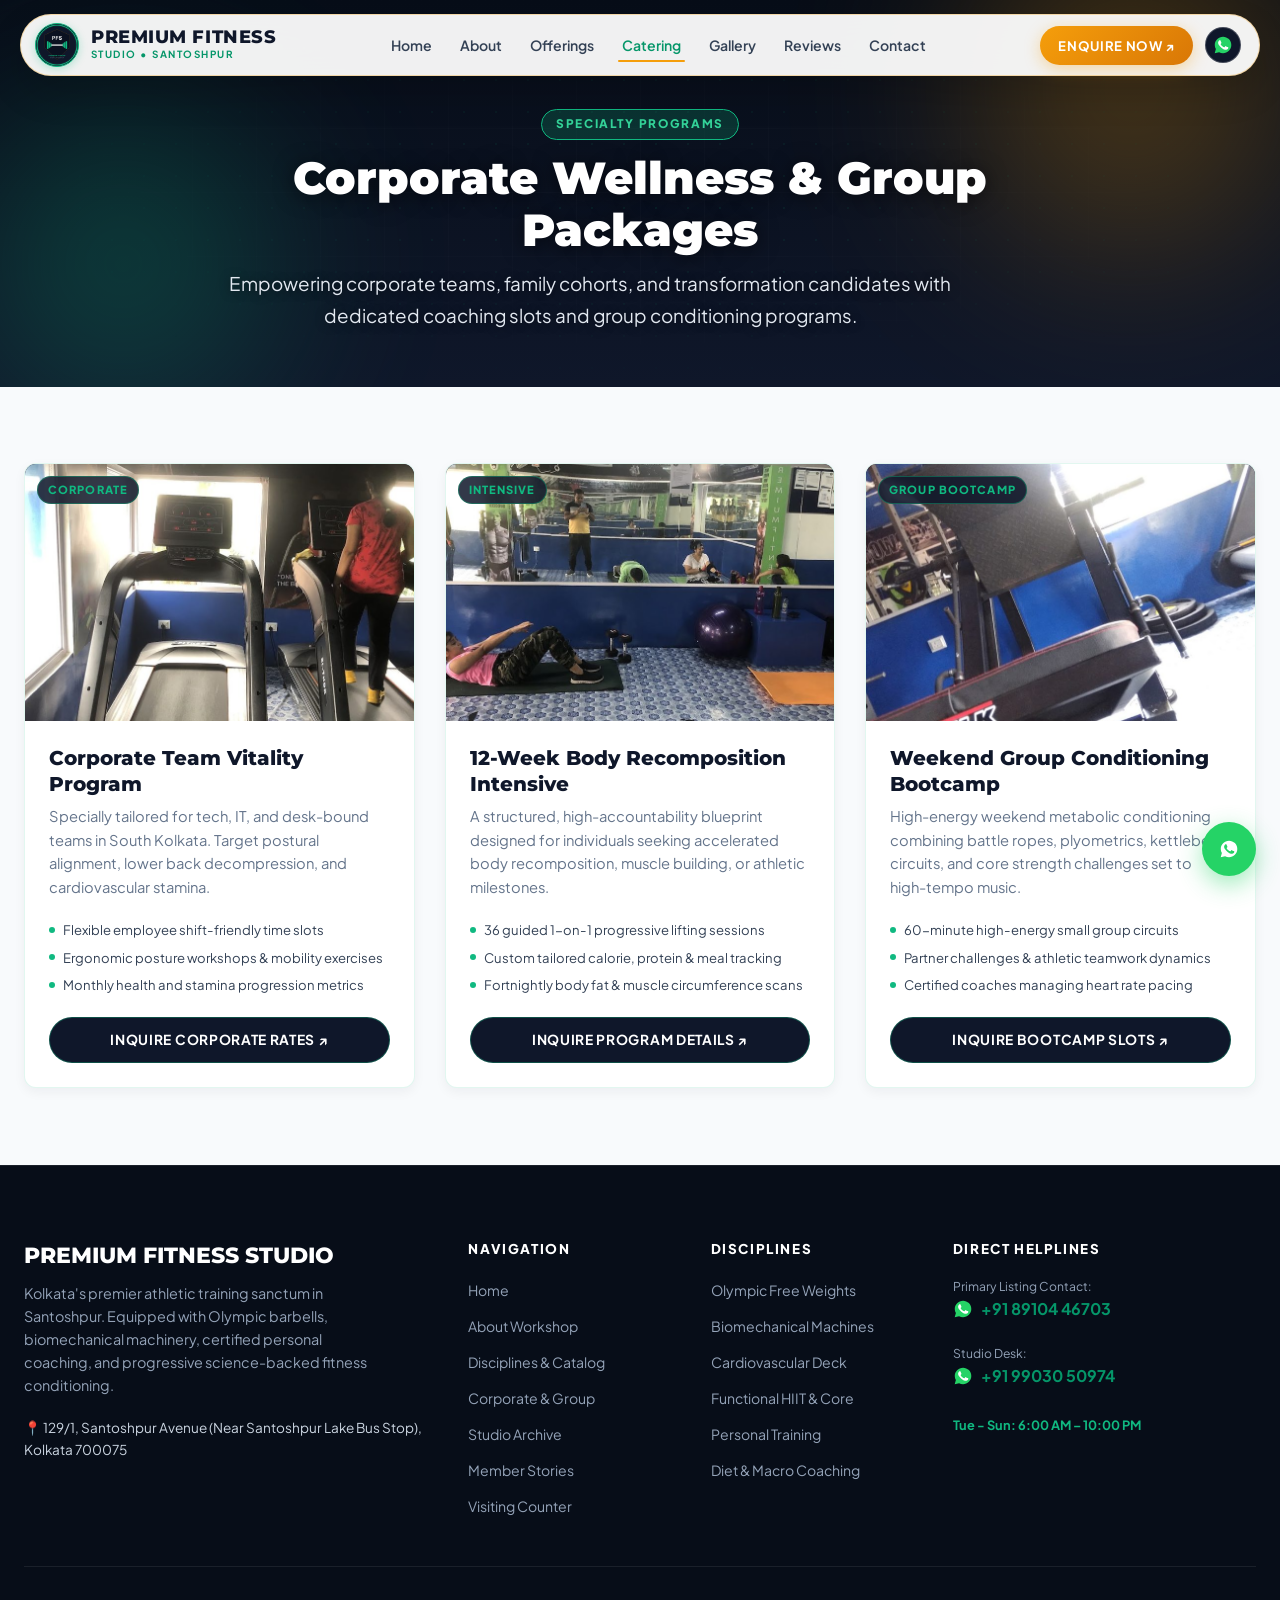
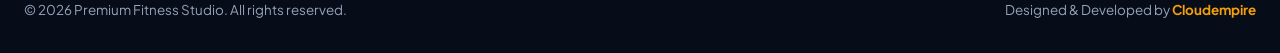
<file: catering.html>
<!DOCTYPE html>
<html lang="en">
<head>
  <meta charset="UTF-8">
  <meta name="viewport" content="width=device-width, initial-scale=1.0">
  <title>Corporate Wellness & Group Transformation Packages | Premium Fitness Studio</title>
  <meta name="description" content="Tailored corporate fitness packages, weekend group bootcamps, and 12-week intensive body transformation programs by Premium Fitness Studio Santoshpur.">
  
  <!-- Complete Multi-Resolution Favicon Suite (Mandate 15) -->
  <link rel="icon" type="image/svg+xml" href="assets/images/favicon.svg">
  <link rel="icon" type="image/png" sizes="32x32" href="assets/images/favicon-32x32.png">
  <link rel="icon" type="image/x-icon" href="assets/images/favicon.ico">
  <link rel="apple-touch-icon" sizes="180x180" href="assets/images/apple-touch-icon.png">

  <!-- Master Stylesheet -->
  <link rel="stylesheet" href="assets/css/style.css">
</head>
<body>

<header class="site-header">
  <div class="header-inner">
    <a href="index.html" class="header-brand">
      <div class="brand-emblem-wrap">
        <img src="assets/images/logo.png" alt="PFS Emblem" class="brand-emblem">
      </div>
      <div class="brand-text">
        <span class="brand-title">PREMIUM FITNESS</span>
        <span class="brand-sub">STUDIO • SANTOSHPUR</span>
      </div>
    </a>
    <ul class="nav-links">
      <li class="nav-item"><a href="index.html" class="nav-link">Home</a></li>
      <li class="nav-item"><a href="about.html" class="nav-link">About</a></li>
      <li class="nav-item"><a href="offerings.html" class="nav-link">Offerings</a></li>
      <li class="nav-item"><a href="catering.html" class="nav-link active">Catering</a></li>
      <li class="nav-item"><a href="gallery.html" class="nav-link">Gallery</a></li>
      <li class="nav-item"><a href="reviews.html" class="nav-link">Reviews</a></li>
      <li class="nav-item"><a href="contact.html" class="nav-link">Contact</a></li>
    </ul>
    <div class="header-actions">
      <a href="contact.html" class="btn-cta-pill">ENQUIRE NOW ↗</a>
      <div class="social-circle-icons">
        <a href="https://wa.me/918910446703" target="_blank" rel="noopener noreferrer" class="social-circle-btn" aria-label="Official WhatsApp">
          <svg class="wa-icon-svg" viewBox="0 0 24 24" width="20" height="20">
            <path class="wa-bubble" fill="#25D366" d="M12.04 2C6.58 2 2.13 6.45 2.13 11.91C2.13 13.66 2.59 15.36 3.45 16.86L2.05 22L7.3 20.62C8.75 21.41 10.38 21.83 12.04 21.83C17.5 21.83 21.95 17.38 21.95 11.92C21.95 9.27 20.92 6.78 19.05 4.91C17.18 3.03 14.69 2 12.04 2Z" />
            <path class="wa-handset" fill="#FFFFFF" d="M17.52 14.33C17.22 14.18 15.75 13.45 15.48 13.35C15.21 13.25 15.01 13.2 14.81 13.5C14.61 13.8 14.04 14.48 13.86 14.68C13.69 14.88 13.51 14.9 13.21 14.75C12.91 14.6 11.95 14.28 10.82 13.27C9.94 12.49 9.34 11.52 9.17 11.22C9 10.92 9.15 10.76 9.3 10.61C9.43 10.48 9.6 10.26 9.75 10.08C9.9 9.9 9.95 9.78 10.05 9.58C10.15 9.38 10.1 9.2 10.03 9.05C9.95 8.9 9.38 7.5 9.15 6.93C8.92 6.38 8.69 6.45 8.52 6.44H7.98C7.78 6.44 7.45 6.52 7.18 6.81C6.91 7.11 6.13 7.84 6.13 9.32C6.13 10.8 7.21 12.23 7.36 12.43C7.51 12.63 9.47 15.65 12.48 16.95C13.2 17.26 13.76 17.45 14.2 17.59C14.92 17.82 15.58 17.78 16.1 17.71C16.68 17.62 17.88 16.98 18.13 16.27C18.38 15.56 18.38 14.95 18.3 14.83C18.23 14.7 18.03 14.63 17.73 14.48L17.52 14.33Z" />
          </svg>
        </a>
      </div>
      <button class="mobile-toggle" aria-label="Toggle Navigation Menu">
        <svg width="22" height="22" viewBox="0 0 24 24" fill="none" stroke="currentColor" stroke-width="2.5" stroke-linecap="round" stroke-linejoin="round">
          <line x1="3" y1="12" x2="21" y2="12"></line>
          <line x1="3" y1="6" x2="21" y2="6"></line>
          <line x1="3" y1="18" x2="21" y2="18"></line>
        </svg>
      </button>
    </div>
  </div>
</header>

<div class="subpage-banner">
  <div class="abstract-visuals-container">
    <div class="abstract-orb abstract-orb-1"></div>
    <div class="abstract-orb abstract-orb-2"></div>
    <div class="abstract-tech-grid"></div>
  </div>
  <div class="shell">
    <span class="section-badge" style="background: rgba(16, 185, 129, 0.2); color: #34d399; border-color: #10b981;">Specialty Programs</span>
    <h1 class="hero-title" style="font-size: clamp(2rem, 3.5vw, 3rem); margin-bottom: 0.75rem;">Corporate Wellness & Group Packages</h1>
    <p class="hero-subtitle" style="margin-bottom: 0;">Empowering corporate teams, family cohorts, and transformation candidates with dedicated coaching slots and group conditioning programs.</p>
  </div>
</div>

<main class="section">
  <div class="portfolio-grid">
    <!-- Package 1 -->
    <div class="offering-card">
      <div class="card-media-wrap">
        <img src="assets/images/gym-community.jpg" alt="Corporate Wellness Program" class="card-media" loading="lazy" decoding="async">
        <span class="card-badge">Corporate</span>
      </div>
      <div class="card-body">
        <h3 class="card-title">Corporate Team Vitality Program</h3>
        <p class="card-desc">Specially tailored for tech, IT, and desk-bound teams in South Kolkata. Target postural alignment, lower back decompression, and cardiovascular stamina.</p>
        <ul class="card-specs-list">
          <li class="card-spec-item"><span class="spec-bullet"></span> Flexible employee shift-friendly time slots</li>
          <li class="card-spec-item"><span class="spec-bullet"></span> Ergonomic posture workshops & mobility exercises</li>
          <li class="card-spec-item"><span class="spec-bullet"></span> Monthly health and stamina progression metrics</li>
        </ul>
        <a href="https://wa.me/918910446703?text=Hi%20Premium%20Fitness%20Studio%2C%20I%20am%20inquiring%20about%20your%20Corporate%20Team%20Vitality%20Program." target="_blank" rel="noopener noreferrer" class="btn-card-inquire">
          Inquire Corporate Rates ↗
        </a>
      </div>
    </div>

    <!-- Package 2 -->
    <div class="offering-card">
      <div class="card-media-wrap">
        <img src="assets/images/gym-coaching.jpg" alt="12-Week Intensive Transformation" class="card-media" loading="lazy" decoding="async">
        <span class="card-badge">Intensive</span>
      </div>
      <div class="card-body">
        <h3 class="card-title">12-Week Body Recomposition Intensive</h3>
        <p class="card-desc">A structured, high-accountability blueprint designed for individuals seeking accelerated body recomposition, muscle building, or athletic milestones.</p>
        <ul class="card-specs-list">
          <li class="card-spec-item"><span class="spec-bullet"></span> 36 guided 1-on-1 progressive lifting sessions</li>
          <li class="card-spec-item"><span class="spec-bullet"></span> Custom tailored calorie, protein & meal tracking</li>
          <li class="card-spec-item"><span class="spec-bullet"></span> Fortnightly body fat & muscle circumference scans</li>
        </ul>
        <a href="https://wa.me/918910446703?text=Hi%20Premium%20Fitness%20Studio%2C%20I%20am%20inquiring%20about%20the%2012-Week%20Body%20Recomposition%20Intensive." target="_blank" rel="noopener noreferrer" class="btn-card-inquire">
          Inquire Program Details ↗
        </a>
      </div>
    </div>

    <!-- Package 3 -->
    <div class="offering-card">
      <div class="card-media-wrap">
        <img src="assets/images/gym-dumbbells.jpg" alt="Weekend HIIT Bootcamp" class="card-media" loading="lazy" decoding="async">
        <span class="card-badge">Group Bootcamp</span>
      </div>
      <div class="card-body">
        <h3 class="card-title">Weekend Group Conditioning Bootcamp</h3>
        <p class="card-desc">High-energy weekend metabolic conditioning combining battle ropes, plyometrics, kettlebell circuits, and core strength challenges set to high-tempo music.</p>
        <ul class="card-specs-list">
          <li class="card-spec-item"><span class="spec-bullet"></span> 60-minute high-energy small group circuits</li>
          <li class="card-spec-item"><span class="spec-bullet"></span> Partner challenges & athletic teamwork dynamics</li>
          <li class="card-spec-item"><span class="spec-bullet"></span> Certified coaches managing heart rate pacing</li>
        </ul>
        <a href="https://wa.me/918910446703?text=Hi%20Premium%20Fitness%20Studio%2C%20I%20am%20inquiring%20about%20Weekend%20Group%20Conditioning%20Bootcamp." target="_blank" rel="noopener noreferrer" class="btn-card-inquire">
          Inquire Bootcamp Slots ↗
        </a>
      </div>
    </div>
  </div>
</main>

<footer class="site-footer">
  <div class="footer-container">
    <div class="footer-top">
      <div>
        <h3 class="footer-brand-title">PREMIUM FITNESS STUDIO</h3>
        <p class="footer-brand-desc">Kolkata's premier athletic training sanctum in Santoshpur. Equipped with Olympic barbells, biomechanical machinery, certified personal coaching, and progressive science-backed fitness conditioning.</p>
        <p style="font-size: 0.85rem; color: #cbd5e1; margin-top: 0.5rem;">
          📍 129/1, Santoshpur Avenue (Near Santoshpur Lake Bus Stop), Kolkata 700075
        </p>
      </div>

      <div>
        <h4 class="footer-col-title">Navigation</h4>
        <ul class="footer-nav-list">
          <li><a href="index.html" class="footer-nav-link">Home</a></li>
          <li><a href="about.html" class="footer-nav-link">About Workshop</a></li>
          <li><a href="offerings.html" class="footer-nav-link">Disciplines & Catalog</a></li>
          <li><a href="catering.html" class="footer-nav-link">Corporate & Group</a></li>
          <li><a href="gallery.html" class="footer-nav-link">Studio Archive</a></li>
          <li><a href="reviews.html" class="footer-nav-link">Member Stories</a></li>
          <li><a href="contact.html" class="footer-nav-link">Visiting Counter</a></li>
        </ul>
      </div>

      <div>
        <h4 class="footer-col-title">Disciplines</h4>
        <ul class="footer-nav-list">
          <li><span class="footer-nav-link">Olympic Free Weights</span></li>
          <li><span class="footer-nav-link">Biomechanical Machines</span></li>
          <li><span class="footer-nav-link">Cardiovascular Deck</span></li>
          <li><span class="footer-nav-link">Functional HIIT & Core</span></li>
          <li><span class="footer-nav-link">Personal Training</span></li>
          <li><span class="footer-nav-link">Diet & Macro Coaching</span></li>
        </ul>
      </div>

      <div>
        <h4 class="footer-col-title">Direct Helplines</h4>
        <ul class="footer-nav-list">
          <li style="margin-bottom: 0.5rem;">
            <span style="font-size: 0.76rem; color: #94a3b8; display: block;">Primary Listing Contact:</span>
            <a href="https://wa.me/918910446703" target="_blank" rel="noopener noreferrer" class="contact-phone-link">
              <svg class="wa-icon-svg" viewBox="0 0 24 24" width="18" height="18">
                <path class="wa-bubble" fill="#25D366" d="M12.04 2C6.58 2 2.13 6.45 2.13 11.91C2.13 13.66 2.59 15.36 3.45 16.86L2.05 22L7.3 20.62C8.75 21.41 10.38 21.83 12.04 21.83C17.5 21.83 21.95 17.38 21.95 11.92C21.95 9.27 20.92 6.78 19.05 4.91C17.18 3.03 14.69 2 12.04 2Z" />
                <path class="wa-handset" fill="#FFFFFF" d="M17.52 14.33C17.22 14.18 15.75 13.45 15.48 13.35C15.21 13.25 15.01 13.2 14.81 13.5C14.61 13.8 14.04 14.48 13.86 14.68C13.69 14.88 13.51 14.9 13.21 14.75C12.91 14.6 11.95 14.28 10.82 13.27C9.94 12.49 9.34 11.52 9.17 11.22C9 10.92 9.15 10.76 9.3 10.61C9.43 10.48 9.6 10.26 9.75 10.08C9.9 9.9 9.95 9.78 10.05 9.58C10.15 9.38 10.1 9.2 10.03 9.05C9.95 8.9 9.38 7.5 9.15 6.93C8.92 6.38 8.69 6.45 8.52 6.44H7.98C7.78 6.44 7.45 6.52 7.18 6.81C6.91 7.11 6.13 7.84 6.13 9.32C6.13 10.8 7.21 12.23 7.36 12.43C7.51 12.63 9.47 15.65 12.48 16.95C13.2 17.26 13.76 17.45 14.2 17.59C14.92 17.82 15.58 17.78 16.1 17.71C16.68 17.62 17.88 16.98 18.13 16.27C18.38 15.56 18.38 14.95 18.3 14.83C18.23 14.7 18.03 14.63 17.73 14.48L17.52 14.33Z" />
              </svg>
              +91 89104 46703
            </a>
          </li>
          <li style="margin-bottom: 0.5rem;">
            <span style="font-size: 0.76rem; color: #94a3b8; display: block;">Studio Desk:</span>
            <a href="https://wa.me/919903050974" target="_blank" rel="noopener noreferrer" class="contact-phone-link">
              <svg class="wa-icon-svg" viewBox="0 0 24 24" width="18" height="18">
                <path class="wa-bubble" fill="#25D366" d="M12.04 2C6.58 2 2.13 6.45 2.13 11.91C2.13 13.66 2.59 15.36 3.45 16.86L2.05 22L7.3 20.62C8.75 21.41 10.38 21.83 12.04 21.83C17.5 21.83 21.95 17.38 21.95 11.92C21.95 9.27 20.92 6.78 19.05 4.91C17.18 3.03 14.69 2 12.04 2Z" />
                <path class="wa-handset" fill="#FFFFFF" d="M17.52 14.33C17.22 14.18 15.75 13.45 15.48 13.35C15.21 13.25 15.01 13.2 14.81 13.5C14.61 13.8 14.04 14.48 13.86 14.68C13.69 14.88 13.51 14.9 13.21 14.75C12.91 14.6 11.95 14.28 10.82 13.27C9.94 12.49 9.34 11.52 9.17 11.22C9 10.92 9.15 10.76 9.3 10.61C9.43 10.48 9.6 10.26 9.75 10.08C9.9 9.9 9.95 9.78 10.05 9.58C10.15 9.38 10.1 9.2 10.03 9.05C9.95 8.9 9.38 7.5 9.15 6.93C8.92 6.38 8.69 6.45 8.52 6.44H7.98C7.78 6.44 7.45 6.52 7.18 6.81C6.91 7.11 6.13 7.84 6.13 9.32C6.13 10.8 7.21 12.23 7.36 12.43C7.51 12.63 9.47 15.65 12.48 16.95C13.2 17.26 13.76 17.45 14.2 17.59C14.92 17.82 15.58 17.78 16.1 17.71C16.68 17.62 17.88 16.98 18.13 16.27C18.38 15.56 18.38 14.95 18.3 14.83C18.23 14.7 18.03 14.63 17.73 14.48L17.52 14.33Z" />
              </svg>
              +91 99030 50974
            </a>
          </li>
          <li>
            <span style="font-size: 0.8rem; color: #10b981; font-weight: 700;">Tue - Sun: 6:00 AM – 10:00 PM</span>
          </li>
        </ul>
      </div>
    </div>

    <div class="footer-bottom">
      <div>© 2026 Premium Fitness Studio. All rights reserved.</div>
      <div class="footer-attribution">
        Designed & Developed by <a href="https://cloudempire.tech/" target="_blank" rel="noopener noreferrer">Cloudempire</a>
      </div>
    </div>
  </div>
</footer>

<!-- Floating WhatsApp Quick Button (Mandate 5: White bubble + Green handset on green button) -->
<a href="https://wa.me/918910446703" target="_blank" rel="noopener noreferrer" class="floating-wa-btn" aria-label="Chat on WhatsApp">
  <svg class="wa-icon-svg" viewBox="0 0 24 24" width="28" height="28">
    <path class="wa-bubble" fill="#FFFFFF" d="M12.04 2C6.58 2 2.13 6.45 2.13 11.91C2.13 13.66 2.59 15.36 3.45 16.86L2.05 22L7.3 20.62C8.75 21.41 10.38 21.83 12.04 21.83C17.5 21.83 21.95 17.38 21.95 11.92C21.95 9.27 20.92 6.78 19.05 4.91C17.18 3.03 14.69 2 12.04 2Z" />
    <path class="wa-handset" fill="#25D366" d="M17.52 14.33C17.22 14.18 15.75 13.45 15.48 13.35C15.21 13.25 15.01 13.2 14.81 13.5C14.61 13.8 14.04 14.48 13.86 14.68C13.69 14.88 13.51 14.9 13.21 14.75C12.91 14.6 11.95 14.28 10.82 13.27C9.94 12.49 9.34 11.52 9.17 11.22C9 10.92 9.15 10.76 9.3 10.61C9.43 10.48 9.6 10.26 9.75 10.08C9.9 9.9 9.95 9.78 10.05 9.58C10.15 9.38 10.1 9.2 10.03 9.05C9.95 8.9 9.38 7.5 9.15 6.93C8.92 6.38 8.69 6.45 8.52 6.44H7.98C7.78 6.44 7.45 6.52 7.18 6.81C6.91 7.11 6.13 7.84 6.13 9.32C6.13 10.8 7.21 12.23 7.36 12.43C7.51 12.63 9.47 15.65 12.48 16.95C13.2 17.26 13.76 17.45 14.2 17.59C14.92 17.82 15.58 17.78 16.1 17.71C16.68 17.62 17.88 16.98 18.13 16.27C18.38 15.56 18.38 14.95 18.3 14.83C18.23 14.7 18.03 14.63 17.73 14.48L17.52 14.33Z" />
  </svg>
</a>
<script src="assets/js/main.js"></script>
</body>
</html>
</file>
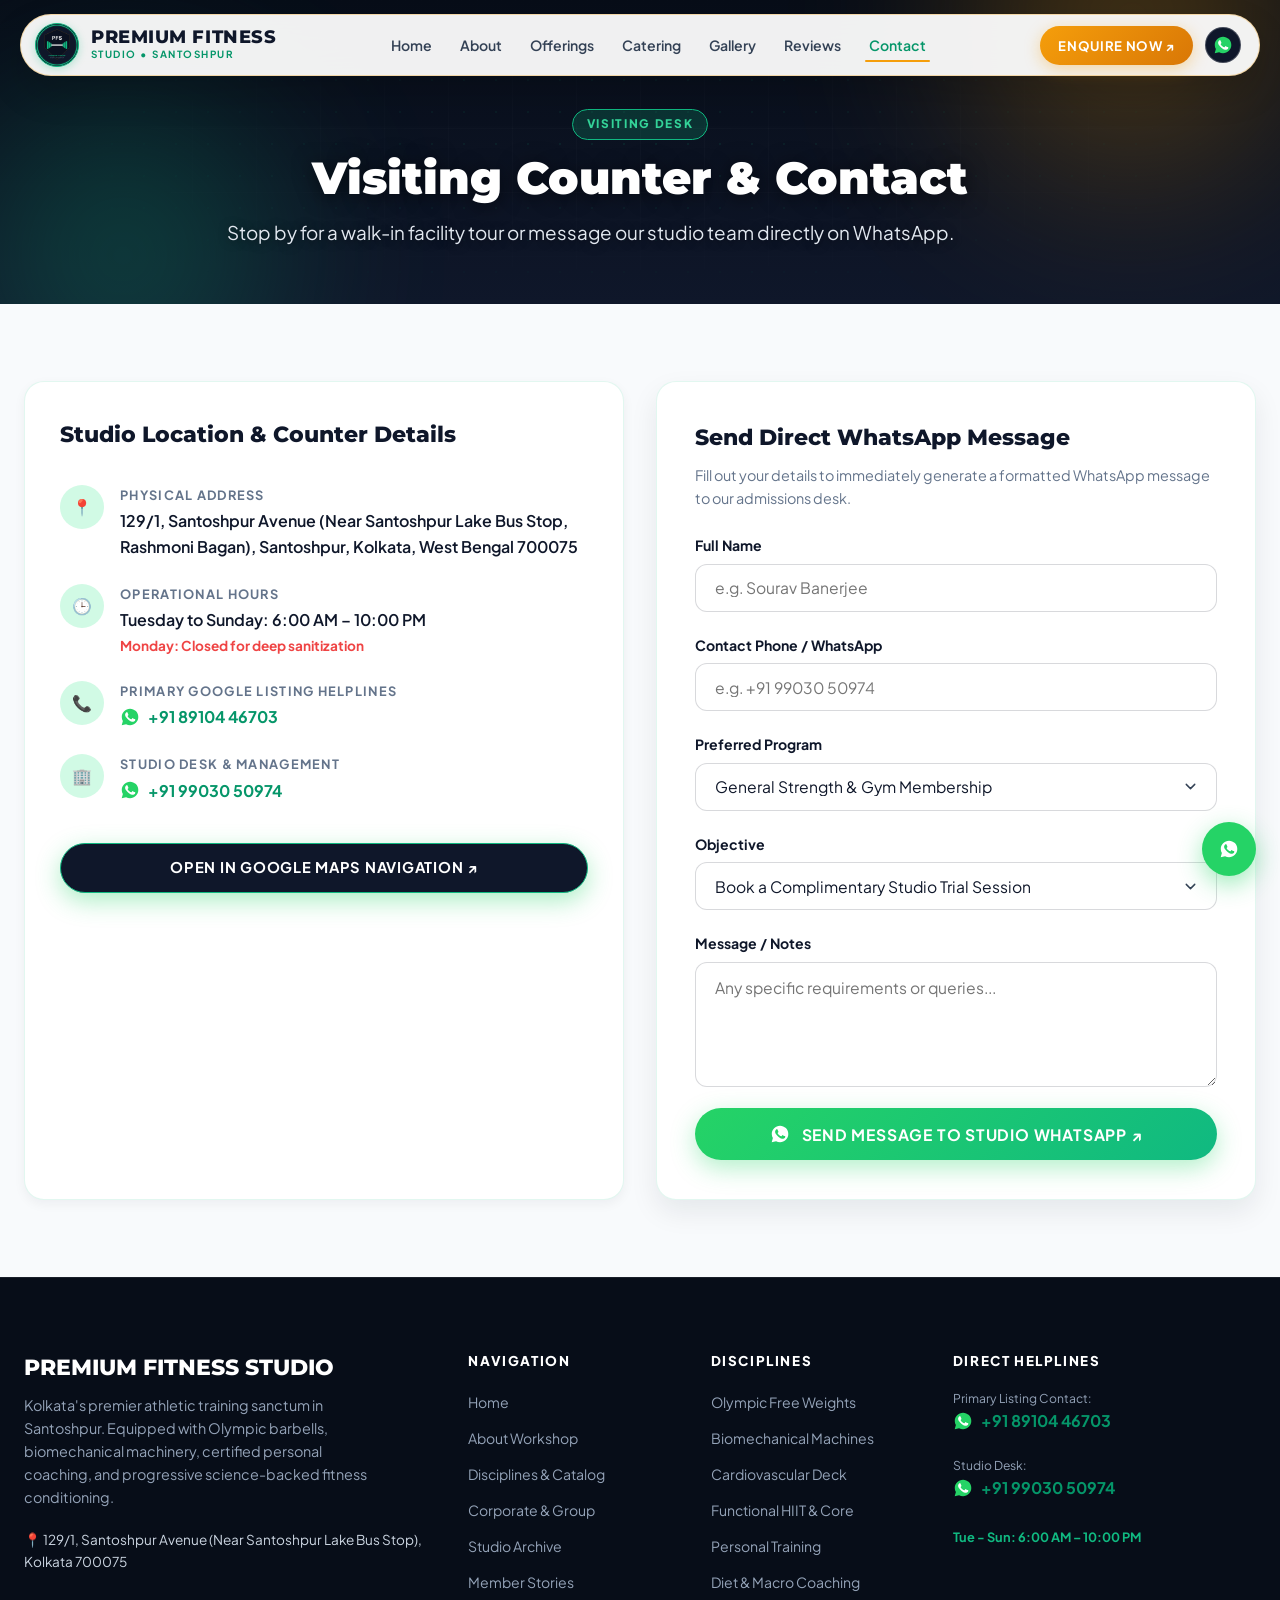
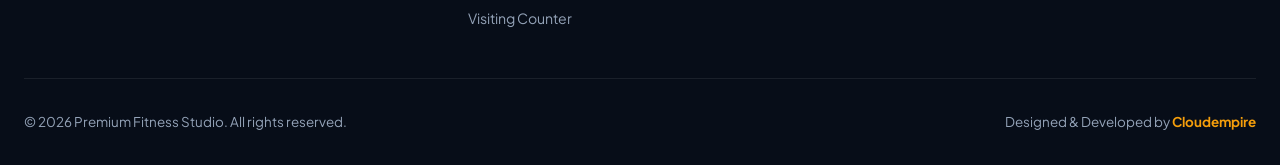
<file: contact.html>
<!DOCTYPE html>
<html lang="en">
<head>
  <meta charset="UTF-8">
  <meta name="viewport" content="width=device-width, initial-scale=1.0">
  <title>Visiting Counter & Studio Helplines | Premium Fitness Studio Santoshpur</title>
  <meta name="description" content="Visit Premium Fitness Studio at 129/1 Santoshpur Avenue near Santoshpur Lake Bus Stop. Reach our desk via phone and WhatsApp directly.">
  
  <!-- Complete Multi-Resolution Favicon Suite (Mandate 15) -->
  <link rel="icon" type="image/svg+xml" href="assets/images/favicon.svg">
  <link rel="icon" type="image/png" sizes="32x32" href="assets/images/favicon-32x32.png">
  <link rel="icon" type="image/x-icon" href="assets/images/favicon.ico">
  <link rel="apple-touch-icon" sizes="180x180" href="assets/images/apple-touch-icon.png">

  <!-- Master Stylesheet -->
  <link rel="stylesheet" href="assets/css/style.css">
</head>
<body>

<header class="site-header">
  <div class="header-inner">
    <a href="index.html" class="header-brand">
      <div class="brand-emblem-wrap">
        <img src="assets/images/logo.png" alt="PFS Emblem" class="brand-emblem">
      </div>
      <div class="brand-text">
        <span class="brand-title">PREMIUM FITNESS</span>
        <span class="brand-sub">STUDIO • SANTOSHPUR</span>
      </div>
    </a>
    <ul class="nav-links">
      <li class="nav-item"><a href="index.html" class="nav-link">Home</a></li>
      <li class="nav-item"><a href="about.html" class="nav-link">About</a></li>
      <li class="nav-item"><a href="offerings.html" class="nav-link">Offerings</a></li>
      <li class="nav-item"><a href="catering.html" class="nav-link">Catering</a></li>
      <li class="nav-item"><a href="gallery.html" class="nav-link">Gallery</a></li>
      <li class="nav-item"><a href="reviews.html" class="nav-link">Reviews</a></li>
      <li class="nav-item"><a href="contact.html" class="nav-link active">Contact</a></li>
    </ul>
    <div class="header-actions">
      <a href="contact.html" class="btn-cta-pill">ENQUIRE NOW ↗</a>
      <div class="social-circle-icons">
        <a href="https://wa.me/918910446703" target="_blank" rel="noopener noreferrer" class="social-circle-btn" aria-label="Official WhatsApp">
          <svg class="wa-icon-svg" viewBox="0 0 24 24" width="20" height="20">
            <path class="wa-bubble" fill="#25D366" d="M12.04 2C6.58 2 2.13 6.45 2.13 11.91C2.13 13.66 2.59 15.36 3.45 16.86L2.05 22L7.3 20.62C8.75 21.41 10.38 21.83 12.04 21.83C17.5 21.83 21.95 17.38 21.95 11.92C21.95 9.27 20.92 6.78 19.05 4.91C17.18 3.03 14.69 2 12.04 2Z" />
            <path class="wa-handset" fill="#FFFFFF" d="M17.52 14.33C17.22 14.18 15.75 13.45 15.48 13.35C15.21 13.25 15.01 13.2 14.81 13.5C14.61 13.8 14.04 14.48 13.86 14.68C13.69 14.88 13.51 14.9 13.21 14.75C12.91 14.6 11.95 14.28 10.82 13.27C9.94 12.49 9.34 11.52 9.17 11.22C9 10.92 9.15 10.76 9.3 10.61C9.43 10.48 9.6 10.26 9.75 10.08C9.9 9.9 9.95 9.78 10.05 9.58C10.15 9.38 10.1 9.2 10.03 9.05C9.95 8.9 9.38 7.5 9.15 6.93C8.92 6.38 8.69 6.45 8.52 6.44H7.98C7.78 6.44 7.45 6.52 7.18 6.81C6.91 7.11 6.13 7.84 6.13 9.32C6.13 10.8 7.21 12.23 7.36 12.43C7.51 12.63 9.47 15.65 12.48 16.95C13.2 17.26 13.76 17.45 14.2 17.59C14.92 17.82 15.58 17.78 16.1 17.71C16.68 17.62 17.88 16.98 18.13 16.27C18.38 15.56 18.38 14.95 18.3 14.83C18.23 14.7 18.03 14.63 17.73 14.48L17.52 14.33Z" />
          </svg>
        </a>
      </div>
      <button class="mobile-toggle" aria-label="Toggle Navigation Menu">
        <svg width="22" height="22" viewBox="0 0 24 24" fill="none" stroke="currentColor" stroke-width="2.5" stroke-linecap="round" stroke-linejoin="round">
          <line x1="3" y1="12" x2="21" y2="12"></line>
          <line x1="3" y1="6" x2="21" y2="6"></line>
          <line x1="3" y1="18" x2="21" y2="18"></line>
        </svg>
      </button>
    </div>
  </div>
</header>

<div class="subpage-banner">
  <div class="abstract-visuals-container">
    <div class="abstract-orb abstract-orb-1"></div>
    <div class="abstract-orb abstract-orb-2"></div>
    <div class="abstract-tech-grid"></div>
  </div>
  <div class="shell">
    <span class="section-badge" style="background: rgba(16, 185, 129, 0.2); color: #34d399; border-color: #10b981;">Visiting Desk</span>
    <h1 class="hero-title" style="font-size: clamp(2rem, 3.5vw, 3rem); margin-bottom: 0.75rem;">Visiting Counter & Contact</h1>
    <p class="hero-subtitle" style="margin-bottom: 0;">Stop by for a walk-in facility tour or message our studio team directly on WhatsApp.</p>
  </div>
</div>

<main class="section">
  <div class="contact-grid">
    <!-- Left: Info Card -->
    <div class="contact-info-card">
      <h3 style="font-family: var(--font-heading); font-size: 1.4rem; font-weight: 800; color: var(--text-primary); margin-bottom: 0.5rem;">
        Studio Location & Counter Details
      </h3>

      <div class="contact-detail-row">
        <div class="contact-icon-bubble">📍</div>
        <div class="contact-text-wrap">
          <span class="contact-row-title">Physical Address</span>
          <span class="contact-row-value">
            129/1, Santoshpur Avenue (Near Santoshpur Lake Bus Stop, Rashmoni Bagan), Santoshpur, Kolkata, West Bengal 700075
          </span>
        </div>
      </div>

      <div class="contact-detail-row">
        <div class="contact-icon-bubble">🕒</div>
        <div class="contact-text-wrap">
          <span class="contact-row-title">Operational Hours</span>
          <span class="contact-row-value">Tuesday to Sunday: 6:00 AM – 10:00 PM</span>
          <span style="font-size: 0.85rem; color: #ef4444; font-weight: 700; margin-top: 2px;">Monday: Closed for deep sanitization</span>
        </div>
      </div>

      <div class="contact-detail-row">
        <div class="contact-icon-bubble">📞</div>
        <div class="contact-text-wrap">
          <span class="contact-row-title">Primary Google Listing Helplines</span>
          <a href="https://wa.me/918910446703" target="_blank" rel="noopener noreferrer" class="contact-phone-link">
            <svg class="wa-icon-svg" viewBox="0 0 24 24" width="20" height="20">
              <path class="wa-bubble" fill="#25D366" d="M12.04 2C6.58 2 2.13 6.45 2.13 11.91C2.13 13.66 2.59 15.36 3.45 16.86L2.05 22L7.3 20.62C8.75 21.41 10.38 21.83 12.04 21.83C17.5 21.83 21.95 17.38 21.95 11.92C21.95 9.27 20.92 6.78 19.05 4.91C17.18 3.03 14.69 2 12.04 2Z" />
              <path class="wa-handset" fill="#FFFFFF" d="M17.52 14.33C17.22 14.18 15.75 13.45 15.48 13.35C15.21 13.25 15.01 13.2 14.81 13.5C14.61 13.8 14.04 14.48 13.86 14.68C13.69 14.88 13.51 14.9 13.21 14.75C12.91 14.6 11.95 14.28 10.82 13.27C9.94 12.49 9.34 11.52 9.17 11.22C9 10.92 9.15 10.76 9.3 10.61C9.43 10.48 9.6 10.26 9.75 10.08C9.9 9.9 9.95 9.78 10.05 9.58C10.15 9.38 10.1 9.2 10.03 9.05C9.95 8.9 9.38 7.5 9.15 6.93C8.92 6.38 8.69 6.45 8.52 6.44H7.98C7.78 6.44 7.45 6.52 7.18 6.81C6.91 7.11 6.13 7.84 6.13 9.32C6.13 10.8 7.21 12.23 7.36 12.43C7.51 12.63 9.47 15.65 12.48 16.95C13.2 17.26 13.76 17.45 14.2 17.59C14.92 17.82 15.58 17.78 16.1 17.71C16.68 17.62 17.88 16.98 18.13 16.27C18.38 15.56 18.38 14.95 18.3 14.83C18.23 14.7 18.03 14.63 17.73 14.48L17.52 14.33Z" />
            </svg>
            +91 89104 46703
          </a>
        </div>
      </div>

      <div class="contact-detail-row">
        <div class="contact-icon-bubble">🏢</div>
        <div class="contact-text-wrap">
          <span class="contact-row-title">Studio Desk & Management</span>
          <a href="https://wa.me/919903050974" target="_blank" rel="noopener noreferrer" class="contact-phone-link">
            <svg class="wa-icon-svg" viewBox="0 0 24 24" width="20" height="20">
              <path class="wa-bubble" fill="#25D366" d="M12.04 2C6.58 2 2.13 6.45 2.13 11.91C2.13 13.66 2.59 15.36 3.45 16.86L2.05 22L7.3 20.62C8.75 21.41 10.38 21.83 12.04 21.83C17.5 21.83 21.95 17.38 21.95 11.92C21.95 9.27 20.92 6.78 19.05 4.91C17.18 3.03 14.69 2 12.04 2Z" />
              <path class="wa-handset" fill="#FFFFFF" d="M17.52 14.33C17.22 14.18 15.75 13.45 15.48 13.35C15.21 13.25 15.01 13.2 14.81 13.5C14.61 13.8 14.04 14.48 13.86 14.68C13.69 14.88 13.51 14.9 13.21 14.75C12.91 14.6 11.95 14.28 10.82 13.27C9.94 12.49 9.34 11.52 9.17 11.22C9 10.92 9.15 10.76 9.3 10.61C9.43 10.48 9.6 10.26 9.75 10.08C9.9 9.9 9.95 9.78 10.05 9.58C10.15 9.38 10.1 9.2 10.03 9.05C9.95 8.9 9.38 7.5 9.15 6.93C8.92 6.38 8.69 6.45 8.52 6.44H7.98C7.78 6.44 7.45 6.52 7.18 6.81C6.91 7.11 6.13 7.84 6.13 9.32C6.13 10.8 7.21 12.23 7.36 12.43C7.51 12.63 9.47 15.65 12.48 16.95C13.2 17.26 13.76 17.45 14.2 17.59C14.92 17.82 15.58 17.78 16.1 17.71C16.68 17.62 17.88 16.98 18.13 16.27C18.38 15.56 18.38 14.95 18.3 14.83C18.23 14.7 18.03 14.63 17.73 14.48L17.52 14.33Z" />
            </svg>
            +91 99030 50974
          </a>
        </div>
      </div>

      <div style="margin-top: 1rem;">
        <a href="https://www.google.com/maps/place/Premium+Fitness+Studio/@22.4917947,88.3847608,17z/data=!3m1!4b1!4m6!3m5!1s0x3a027191e79c0f51:0xa8b26b92f055fc8e!8m2!3d22.4917947!4d88.3847608!16s%2Fg%2F11nyp1t6q5" target="_blank" rel="noopener noreferrer" class="btn-hero-primary" style="background: #0f172a; border: 1.5px solid var(--brand-volt); width: 100%; text-align: center;">
          Open In Google Maps Navigation ↗
        </a>
      </div>
    </div>

    <!-- Right: Form -->
    <div class="contact-form-card">
      <h3 style="font-family: var(--font-heading); font-size: 1.4rem; font-weight: 800; color: var(--text-primary); margin-bottom: 0.5rem;">
        Send Direct WhatsApp Message
      </h3>
      <p style="font-size: 0.9rem; color: var(--text-muted); margin-bottom: 1.5rem;">
        Fill out your details to immediately generate a formatted WhatsApp message to our admissions desk.
      </p>

      <form class="inquiry-form">
        <div class="form-group">
          <label class="form-label">Full Name</label>
          <input type="text" name="name" class="form-control" placeholder="e.g. Sourav Banerjee" required>
        </div>

        <div class="form-group">
          <label class="form-label">Contact Phone / WhatsApp</label>
          <input type="tel" name="phone" class="form-control" placeholder="e.g. +91 99030 50974" required>
        </div>

        <div class="form-group">
          <label class="form-label">Preferred Program</label>
          <select name="discipline" class="form-control">
            <option value="General Strength & Gym Membership">General Strength & Gym Membership</option>
            <option value="1-on-1 Personal Trainer Guidance">1-on-1 Personal Trainer Guidance</option>
            <option value="Body Transformation & Nutrition">Body Transformation & Nutrition</option>
            <option value="Corporate Wellness & Group">Corporate Wellness & Group</option>
          </select>
        </div>

        <div class="form-group">
          <label class="form-label">Objective</label>
          <select name="goal" class="form-control">
            <option value="Book a Complimentary Studio Trial Session">Book a Complimentary Studio Trial Session</option>
            <option value="Inquire Membership Options">Inquire Membership Options</option>
            <option value="Ask About Timings & Crowd Levels">Ask About Timings & Crowd Levels</option>
          </select>
        </div>

        <div class="form-group">
          <label class="form-label">Message / Notes</label>
          <textarea name="message" class="form-control" placeholder="Any specific requirements or queries..."></textarea>
        </div>

        <button type="submit" class="btn-form-submit">
          <svg class="wa-icon-svg" viewBox="0 0 24 24" width="22" height="22">
            <path class="wa-bubble" fill="#FFFFFF" d="M12.04 2C6.58 2 2.13 6.45 2.13 11.91C2.13 13.66 2.59 15.36 3.45 16.86L2.05 22L7.3 20.62C8.75 21.41 10.38 21.83 12.04 21.83C17.5 21.83 21.95 17.38 21.95 11.92C21.95 9.27 20.92 6.78 19.05 4.91C17.18 3.03 14.69 2 12.04 2Z" />
            <path class="wa-handset" fill="#25D366" d="M17.52 14.33C17.22 14.18 15.75 13.45 15.48 13.35C15.21 13.25 15.01 13.2 14.81 13.5C14.61 13.8 14.04 14.48 13.86 14.68C13.69 14.88 13.51 14.9 13.21 14.75C12.91 14.6 11.95 14.28 10.82 13.27C9.94 12.49 9.34 11.52 9.17 11.22C9 10.92 9.15 10.76 9.3 10.61C9.43 10.48 9.6 10.26 9.75 10.08C9.9 9.9 9.95 9.78 10.05 9.58C10.15 9.38 10.1 9.2 10.03 9.05C9.95 8.9 9.38 7.5 9.15 6.93C8.92 6.38 8.69 6.45 8.52 6.44H7.98C7.78 6.44 7.45 6.52 7.18 6.81C6.91 7.11 6.13 7.84 6.13 9.32C6.13 10.8 7.21 12.23 7.36 12.43C7.51 12.63 9.47 15.65 12.48 16.95C13.2 17.26 13.76 17.45 14.2 17.59C14.92 17.82 15.58 17.78 16.1 17.71C16.68 17.62 17.88 16.98 18.13 16.27C18.38 15.56 18.38 14.95 18.3 14.83C18.23 14.7 18.03 14.63 17.73 14.48L17.52 14.33Z" />
          </svg>
          Send Message To Studio WhatsApp ↗
        </button>
      </form>
    </div>
  </div>
</main>

<footer class="site-footer">
  <div class="footer-container">
    <div class="footer-top">
      <div>
        <h3 class="footer-brand-title">PREMIUM FITNESS STUDIO</h3>
        <p class="footer-brand-desc">Kolkata's premier athletic training sanctum in Santoshpur. Equipped with Olympic barbells, biomechanical machinery, certified personal coaching, and progressive science-backed fitness conditioning.</p>
        <p style="font-size: 0.85rem; color: #cbd5e1; margin-top: 0.5rem;">
          📍 129/1, Santoshpur Avenue (Near Santoshpur Lake Bus Stop), Kolkata 700075
        </p>
      </div>

      <div>
        <h4 class="footer-col-title">Navigation</h4>
        <ul class="footer-nav-list">
          <li><a href="index.html" class="footer-nav-link">Home</a></li>
          <li><a href="about.html" class="footer-nav-link">About Workshop</a></li>
          <li><a href="offerings.html" class="footer-nav-link">Disciplines & Catalog</a></li>
          <li><a href="catering.html" class="footer-nav-link">Corporate & Group</a></li>
          <li><a href="gallery.html" class="footer-nav-link">Studio Archive</a></li>
          <li><a href="reviews.html" class="footer-nav-link">Member Stories</a></li>
          <li><a href="contact.html" class="footer-nav-link">Visiting Counter</a></li>
        </ul>
      </div>

      <div>
        <h4 class="footer-col-title">Disciplines</h4>
        <ul class="footer-nav-list">
          <li><span class="footer-nav-link">Olympic Free Weights</span></li>
          <li><span class="footer-nav-link">Biomechanical Machines</span></li>
          <li><span class="footer-nav-link">Cardiovascular Deck</span></li>
          <li><span class="footer-nav-link">Functional HIIT & Core</span></li>
          <li><span class="footer-nav-link">Personal Training</span></li>
          <li><span class="footer-nav-link">Diet & Macro Coaching</span></li>
        </ul>
      </div>

      <div>
        <h4 class="footer-col-title">Direct Helplines</h4>
        <ul class="footer-nav-list">
          <li style="margin-bottom: 0.5rem;">
            <span style="font-size: 0.76rem; color: #94a3b8; display: block;">Primary Listing Contact:</span>
            <a href="https://wa.me/918910446703" target="_blank" rel="noopener noreferrer" class="contact-phone-link">
              <svg class="wa-icon-svg" viewBox="0 0 24 24" width="18" height="18">
                <path class="wa-bubble" fill="#25D366" d="M12.04 2C6.58 2 2.13 6.45 2.13 11.91C2.13 13.66 2.59 15.36 3.45 16.86L2.05 22L7.3 20.62C8.75 21.41 10.38 21.83 12.04 21.83C17.5 21.83 21.95 17.38 21.95 11.92C21.95 9.27 20.92 6.78 19.05 4.91C17.18 3.03 14.69 2 12.04 2Z" />
                <path class="wa-handset" fill="#FFFFFF" d="M17.52 14.33C17.22 14.18 15.75 13.45 15.48 13.35C15.21 13.25 15.01 13.2 14.81 13.5C14.61 13.8 14.04 14.48 13.86 14.68C13.69 14.88 13.51 14.9 13.21 14.75C12.91 14.6 11.95 14.28 10.82 13.27C9.94 12.49 9.34 11.52 9.17 11.22C9 10.92 9.15 10.76 9.3 10.61C9.43 10.48 9.6 10.26 9.75 10.08C9.9 9.9 9.95 9.78 10.05 9.58C10.15 9.38 10.1 9.2 10.03 9.05C9.95 8.9 9.38 7.5 9.15 6.93C8.92 6.38 8.69 6.45 8.52 6.44H7.98C7.78 6.44 7.45 6.52 7.18 6.81C6.91 7.11 6.13 7.84 6.13 9.32C6.13 10.8 7.21 12.23 7.36 12.43C7.51 12.63 9.47 15.65 12.48 16.95C13.2 17.26 13.76 17.45 14.2 17.59C14.92 17.82 15.58 17.78 16.1 17.71C16.68 17.62 17.88 16.98 18.13 16.27C18.38 15.56 18.38 14.95 18.3 14.83C18.23 14.7 18.03 14.63 17.73 14.48L17.52 14.33Z" />
              </svg>
              +91 89104 46703
            </a>
          </li>
          <li style="margin-bottom: 0.5rem;">
            <span style="font-size: 0.76rem; color: #94a3b8; display: block;">Studio Desk:</span>
            <a href="https://wa.me/919903050974" target="_blank" rel="noopener noreferrer" class="contact-phone-link">
              <svg class="wa-icon-svg" viewBox="0 0 24 24" width="18" height="18">
                <path class="wa-bubble" fill="#25D366" d="M12.04 2C6.58 2 2.13 6.45 2.13 11.91C2.13 13.66 2.59 15.36 3.45 16.86L2.05 22L7.3 20.62C8.75 21.41 10.38 21.83 12.04 21.83C17.5 21.83 21.95 17.38 21.95 11.92C21.95 9.27 20.92 6.78 19.05 4.91C17.18 3.03 14.69 2 12.04 2Z" />
                <path class="wa-handset" fill="#FFFFFF" d="M17.52 14.33C17.22 14.18 15.75 13.45 15.48 13.35C15.21 13.25 15.01 13.2 14.81 13.5C14.61 13.8 14.04 14.48 13.86 14.68C13.69 14.88 13.51 14.9 13.21 14.75C12.91 14.6 11.95 14.28 10.82 13.27C9.94 12.49 9.34 11.52 9.17 11.22C9 10.92 9.15 10.76 9.3 10.61C9.43 10.48 9.6 10.26 9.75 10.08C9.9 9.9 9.95 9.78 10.05 9.58C10.15 9.38 10.1 9.2 10.03 9.05C9.95 8.9 9.38 7.5 9.15 6.93C8.92 6.38 8.69 6.45 8.52 6.44H7.98C7.78 6.44 7.45 6.52 7.18 6.81C6.91 7.11 6.13 7.84 6.13 9.32C6.13 10.8 7.21 12.23 7.36 12.43C7.51 12.63 9.47 15.65 12.48 16.95C13.2 17.26 13.76 17.45 14.2 17.59C14.92 17.82 15.58 17.78 16.1 17.71C16.68 17.62 17.88 16.98 18.13 16.27C18.38 15.56 18.38 14.95 18.3 14.83C18.23 14.7 18.03 14.63 17.73 14.48L17.52 14.33Z" />
              </svg>
              +91 99030 50974
            </a>
          </li>
          <li>
            <span style="font-size: 0.8rem; color: #10b981; font-weight: 700;">Tue - Sun: 6:00 AM – 10:00 PM</span>
          </li>
        </ul>
      </div>
    </div>

    <div class="footer-bottom">
      <div>© 2026 Premium Fitness Studio. All rights reserved.</div>
      <div class="footer-attribution">
        Designed & Developed by <a href="https://cloudempire.tech/" target="_blank" rel="noopener noreferrer">Cloudempire</a>
      </div>
    </div>
  </div>
</footer>

<!-- Floating WhatsApp Quick Button (Mandate 5: White bubble + Green handset on green button) -->
<a href="https://wa.me/918910446703" target="_blank" rel="noopener noreferrer" class="floating-wa-btn" aria-label="Chat on WhatsApp">
  <svg class="wa-icon-svg" viewBox="0 0 24 24" width="28" height="28">
    <path class="wa-bubble" fill="#FFFFFF" d="M12.04 2C6.58 2 2.13 6.45 2.13 11.91C2.13 13.66 2.59 15.36 3.45 16.86L2.05 22L7.3 20.62C8.75 21.41 10.38 21.83 12.04 21.83C17.5 21.83 21.95 17.38 21.95 11.92C21.95 9.27 20.92 6.78 19.05 4.91C17.18 3.03 14.69 2 12.04 2Z" />
    <path class="wa-handset" fill="#25D366" d="M17.52 14.33C17.22 14.18 15.75 13.45 15.48 13.35C15.21 13.25 15.01 13.2 14.81 13.5C14.61 13.8 14.04 14.48 13.86 14.68C13.69 14.88 13.51 14.9 13.21 14.75C12.91 14.6 11.95 14.28 10.82 13.27C9.94 12.49 9.34 11.52 9.17 11.22C9 10.92 9.15 10.76 9.3 10.61C9.43 10.48 9.6 10.26 9.75 10.08C9.9 9.9 9.95 9.78 10.05 9.58C10.15 9.38 10.1 9.2 10.03 9.05C9.95 8.9 9.38 7.5 9.15 6.93C8.92 6.38 8.69 6.45 8.52 6.44H7.98C7.78 6.44 7.45 6.52 7.18 6.81C6.91 7.11 6.13 7.84 6.13 9.32C6.13 10.8 7.21 12.23 7.36 12.43C7.51 12.63 9.47 15.65 12.48 16.95C13.2 17.26 13.76 17.45 14.2 17.59C14.92 17.82 15.58 17.78 16.1 17.71C16.68 17.62 17.88 16.98 18.13 16.27C18.38 15.56 18.38 14.95 18.3 14.83C18.23 14.7 18.03 14.63 17.73 14.48L17.52 14.33Z" />
  </svg>
</a>
<script src="assets/js/main.js"></script>
</body>
</html>
</file>
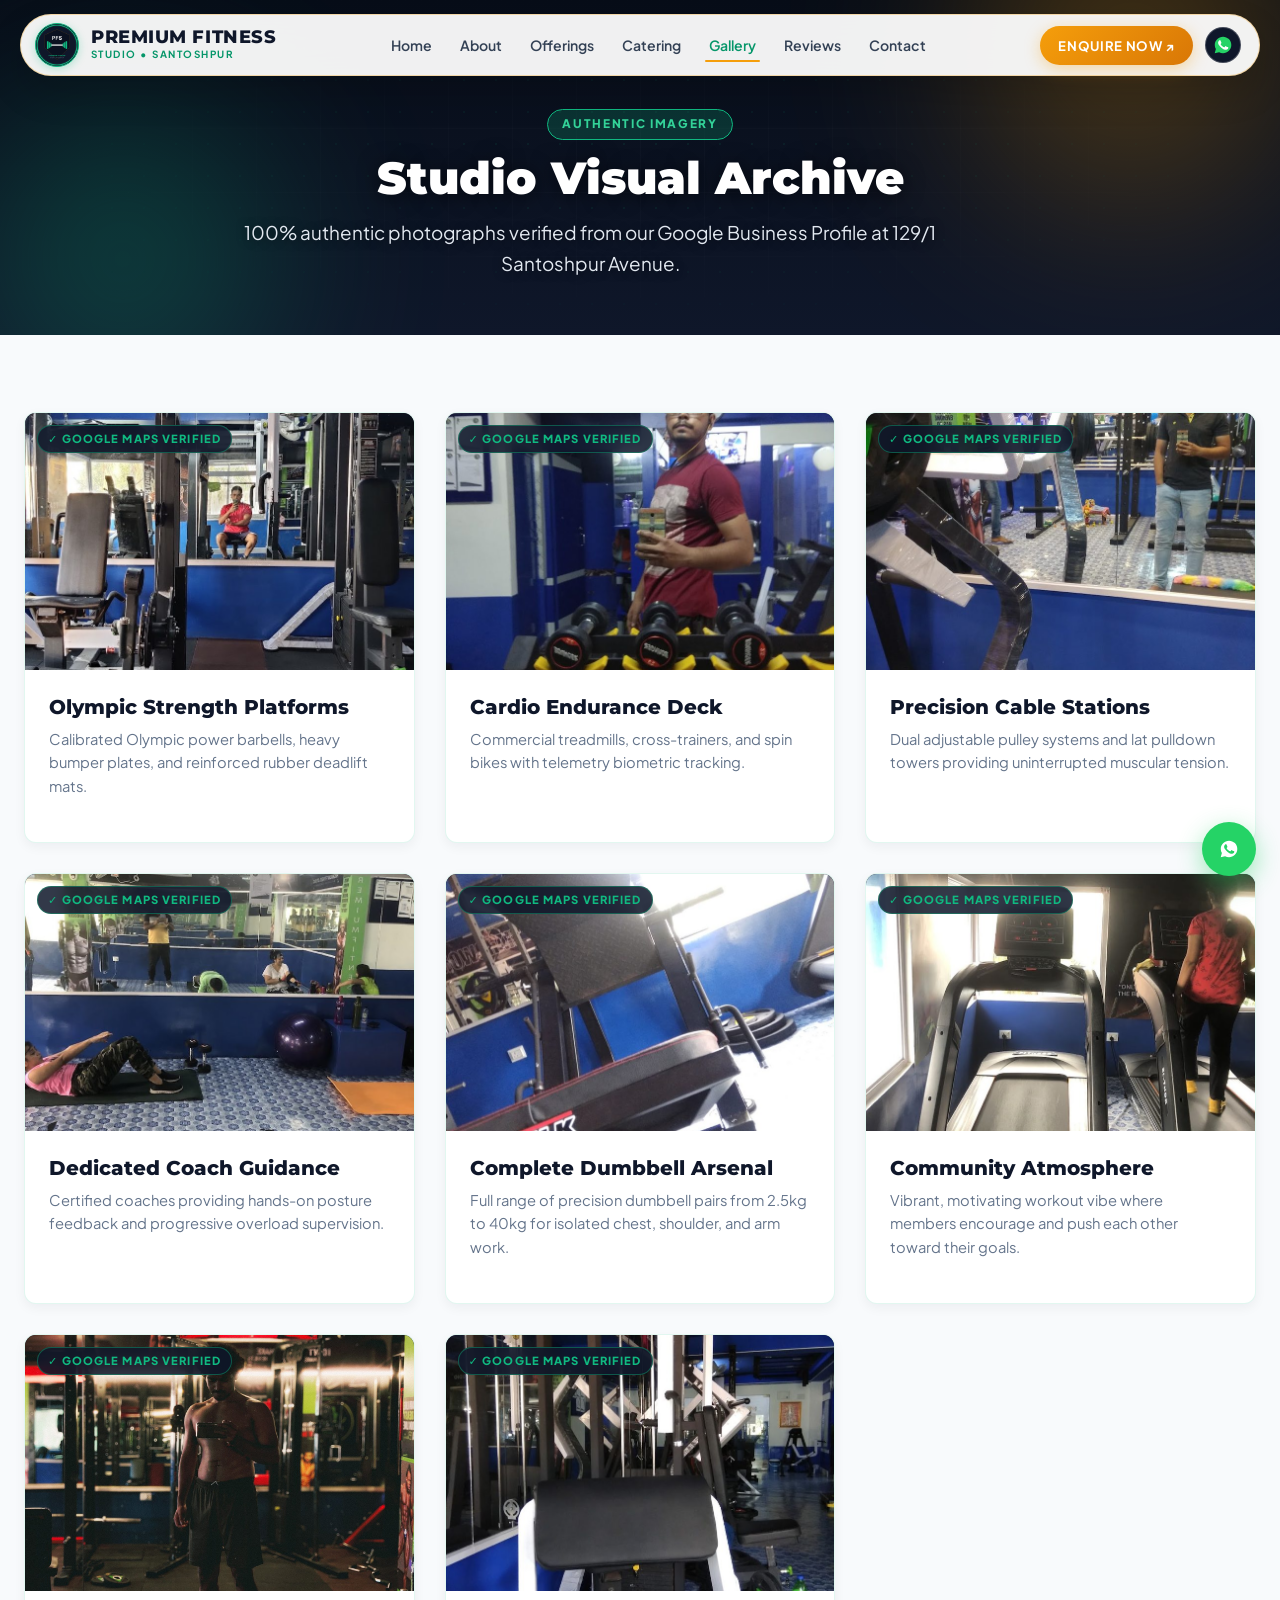
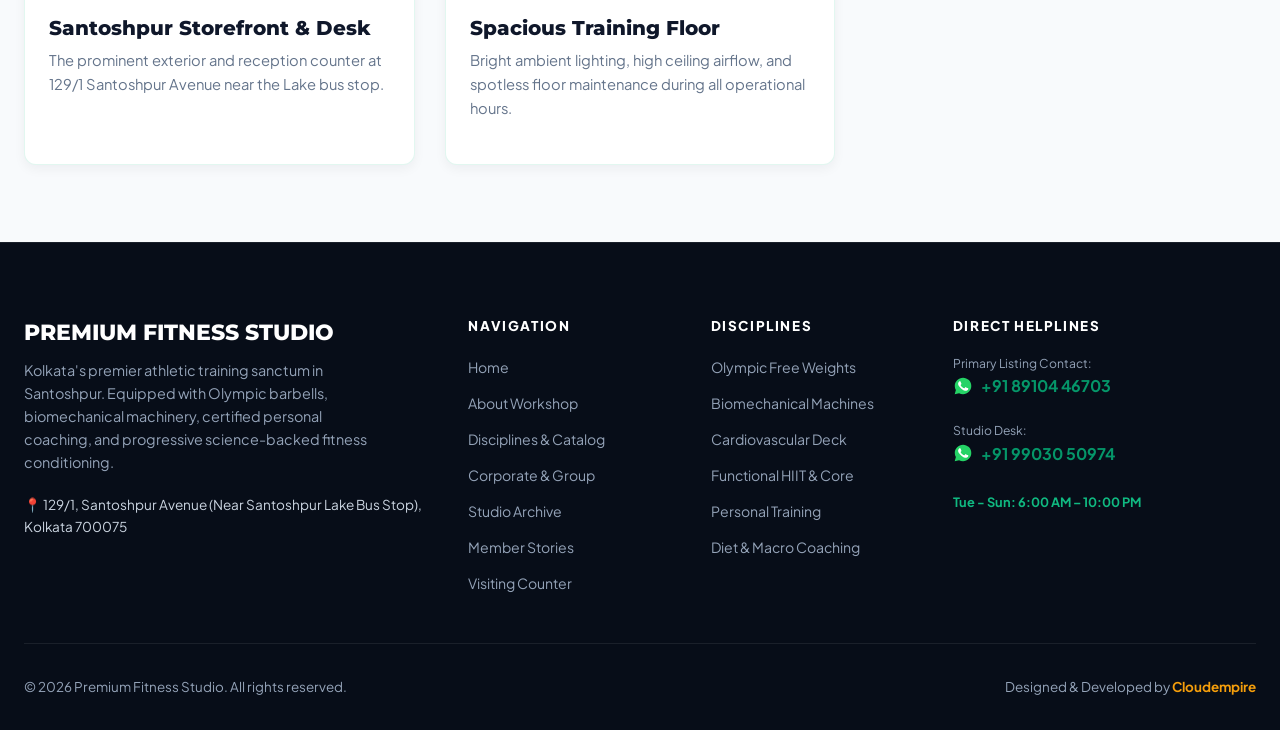
<file: gallery.html>
<!DOCTYPE html>
<html lang="en">
<head>
  <meta charset="UTF-8">
  <meta name="viewport" content="width=device-width, initial-scale=1.0">
  <title>Genuine Google Maps Visual Archive | Premium Fitness Studio</title>
  <meta name="description" content="Browse authentic, verified photographs of Premium Fitness Studio in Santoshpur, Kolkata, including our strength floors, machinery, and member workouts.">
  
  <!-- Complete Multi-Resolution Favicon Suite (Mandate 15) -->
  <link rel="icon" type="image/svg+xml" href="assets/images/favicon.svg">
  <link rel="icon" type="image/png" sizes="32x32" href="assets/images/favicon-32x32.png">
  <link rel="icon" type="image/x-icon" href="assets/images/favicon.ico">
  <link rel="apple-touch-icon" sizes="180x180" href="assets/images/apple-touch-icon.png">

  <!-- Master Stylesheet -->
  <link rel="stylesheet" href="assets/css/style.css">
</head>
<body>

<header class="site-header">
  <div class="header-inner">
    <a href="index.html" class="header-brand">
      <div class="brand-emblem-wrap">
        <img src="assets/images/logo.png" alt="PFS Emblem" class="brand-emblem">
      </div>
      <div class="brand-text">
        <span class="brand-title">PREMIUM FITNESS</span>
        <span class="brand-sub">STUDIO • SANTOSHPUR</span>
      </div>
    </a>
    <ul class="nav-links">
      <li class="nav-item"><a href="index.html" class="nav-link">Home</a></li>
      <li class="nav-item"><a href="about.html" class="nav-link">About</a></li>
      <li class="nav-item"><a href="offerings.html" class="nav-link">Offerings</a></li>
      <li class="nav-item"><a href="catering.html" class="nav-link">Catering</a></li>
      <li class="nav-item"><a href="gallery.html" class="nav-link active">Gallery</a></li>
      <li class="nav-item"><a href="reviews.html" class="nav-link">Reviews</a></li>
      <li class="nav-item"><a href="contact.html" class="nav-link">Contact</a></li>
    </ul>
    <div class="header-actions">
      <a href="contact.html" class="btn-cta-pill">ENQUIRE NOW ↗</a>
      <div class="social-circle-icons">
        <a href="https://wa.me/918910446703" target="_blank" rel="noopener noreferrer" class="social-circle-btn" aria-label="Official WhatsApp">
          <svg class="wa-icon-svg" viewBox="0 0 24 24" width="20" height="20">
            <path class="wa-bubble" fill="#25D366" d="M12.04 2C6.58 2 2.13 6.45 2.13 11.91C2.13 13.66 2.59 15.36 3.45 16.86L2.05 22L7.3 20.62C8.75 21.41 10.38 21.83 12.04 21.83C17.5 21.83 21.95 17.38 21.95 11.92C21.95 9.27 20.92 6.78 19.05 4.91C17.18 3.03 14.69 2 12.04 2Z" />
            <path class="wa-handset" fill="#FFFFFF" d="M17.52 14.33C17.22 14.18 15.75 13.45 15.48 13.35C15.21 13.25 15.01 13.2 14.81 13.5C14.61 13.8 14.04 14.48 13.86 14.68C13.69 14.88 13.51 14.9 13.21 14.75C12.91 14.6 11.95 14.28 10.82 13.27C9.94 12.49 9.34 11.52 9.17 11.22C9 10.92 9.15 10.76 9.3 10.61C9.43 10.48 9.6 10.26 9.75 10.08C9.9 9.9 9.95 9.78 10.05 9.58C10.15 9.38 10.1 9.2 10.03 9.05C9.95 8.9 9.38 7.5 9.15 6.93C8.92 6.38 8.69 6.45 8.52 6.44H7.98C7.78 6.44 7.45 6.52 7.18 6.81C6.91 7.11 6.13 7.84 6.13 9.32C6.13 10.8 7.21 12.23 7.36 12.43C7.51 12.63 9.47 15.65 12.48 16.95C13.2 17.26 13.76 17.45 14.2 17.59C14.92 17.82 15.58 17.78 16.1 17.71C16.68 17.62 17.88 16.98 18.13 16.27C18.38 15.56 18.38 14.95 18.3 14.83C18.23 14.7 18.03 14.63 17.73 14.48L17.52 14.33Z" />
          </svg>
        </a>
      </div>
      <button class="mobile-toggle" aria-label="Toggle Navigation Menu">
        <svg width="22" height="22" viewBox="0 0 24 24" fill="none" stroke="currentColor" stroke-width="2.5" stroke-linecap="round" stroke-linejoin="round">
          <line x1="3" y1="12" x2="21" y2="12"></line>
          <line x1="3" y1="6" x2="21" y2="6"></line>
          <line x1="3" y1="18" x2="21" y2="18"></line>
        </svg>
      </button>
    </div>
  </div>
</header>

<div class="subpage-banner">
  <div class="abstract-visuals-container">
    <div class="abstract-orb abstract-orb-1"></div>
    <div class="abstract-orb abstract-orb-2"></div>
    <div class="abstract-tech-grid"></div>
  </div>
  <div class="shell">
    <span class="section-badge" style="background: rgba(16, 185, 129, 0.2); color: #34d399; border-color: #10b981;">Authentic Imagery</span>
    <h1 class="hero-title" style="font-size: clamp(2rem, 3.5vw, 3rem); margin-bottom: 0.75rem;">Studio Visual Archive</h1>
    <p class="hero-subtitle" style="margin-bottom: 0;">100% authentic photographs verified from our Google Business Profile at 129/1 Santoshpur Avenue.</p>
  </div>
</div>

<main class="section">
  <div class="gallery-grid">
    <div class="dish-card">
      <div class="card-media-wrap">
        <img src="assets/images/gym_photo_1.jpg" alt="PFS Olympic Free Weights" class="card-media" loading="lazy" decoding="async">
        <span class="card-badge">✓ Google Maps Verified</span>
      </div>
      <div class="card-body">
        <h3 class="card-title">Olympic Strength Platforms</h3>
        <p class="card-desc">Calibrated Olympic power barbells, heavy bumper plates, and reinforced rubber deadlift mats.</p>
      </div>
    </div>

    <div class="dish-card">
      <div class="card-media-wrap">
        <img src="assets/images/gym_photo_2.jpg" alt="PFS Cardiovascular Deck" class="card-media" loading="lazy" decoding="async">
        <span class="card-badge">✓ Google Maps Verified</span>
      </div>
      <div class="card-body">
        <h3 class="card-title">Cardio Endurance Deck</h3>
        <p class="card-desc">Commercial treadmills, cross-trainers, and spin bikes with telemetry biometric tracking.</p>
      </div>
    </div>

    <div class="dish-card">
      <div class="card-media-wrap">
        <img src="assets/images/gym_photo_3.jpg" alt="PFS Cable & Machine Stations" class="card-media" loading="lazy" decoding="async">
        <span class="card-badge">✓ Google Maps Verified</span>
      </div>
      <div class="card-body">
        <h3 class="card-title">Precision Cable Stations</h3>
        <p class="card-desc">Dual adjustable pulley systems and lat pulldown towers providing uninterrupted muscular tension.</p>
      </div>
    </div>

    <div class="dish-card">
      <div class="card-media-wrap">
        <img src="assets/images/gym_photo_4.jpg" alt="PFS Personal Training Coaching" class="card-media" loading="lazy" decoding="async">
        <span class="card-badge">✓ Google Maps Verified</span>
      </div>
      <div class="card-body">
        <h3 class="card-title">Dedicated Coach Guidance</h3>
        <p class="card-desc">Certified coaches providing hands-on posture feedback and progressive overload supervision.</p>
      </div>
    </div>

    <div class="dish-card">
      <div class="card-media-wrap">
        <img src="assets/images/gym_photo_5.jpg" alt="PFS Dumbbell Racks" class="card-media" loading="lazy" decoding="async">
        <span class="card-badge">✓ Google Maps Verified</span>
      </div>
      <div class="card-body">
        <h3 class="card-title">Complete Dumbbell Arsenal</h3>
        <p class="card-desc">Full range of precision dumbbell pairs from 2.5kg to 40kg for isolated chest, shoulder, and arm work.</p>
      </div>
    </div>

    <div class="dish-card">
      <div class="card-media-wrap">
        <img src="assets/images/gym_photo_6.jpg" alt="PFS Member Training Community" class="card-media" loading="lazy" decoding="async">
        <span class="card-badge">✓ Google Maps Verified</span>
      </div>
      <div class="card-body">
        <h3 class="card-title">Community Atmosphere</h3>
        <p class="card-desc">Vibrant, motivating workout vibe where members encourage and push each other toward their goals.</p>
      </div>
    </div>

    <div class="dish-card">
      <div class="card-media-wrap">
        <img src="assets/images/gym_photo_7.jpg" alt="PFS Santoshpur Storefront Entrance" class="card-media" loading="lazy" decoding="async">
        <span class="card-badge">✓ Google Maps Verified</span>
      </div>
      <div class="card-body">
        <h3 class="card-title">Santoshpur Storefront & Desk</h3>
        <p class="card-desc">The prominent exterior and reception counter at 129/1 Santoshpur Avenue near the Lake bus stop.</p>
      </div>
    </div>

    <div class="dish-card">
      <div class="card-media-wrap">
        <img src="assets/images/gym_photo_8.jpg" alt="PFS Spacious Training Hall" class="card-media" loading="lazy" decoding="async">
        <span class="card-badge">✓ Google Maps Verified</span>
      </div>
      <div class="card-body">
        <h3 class="card-title">Spacious Training Floor</h3>
        <p class="card-desc">Bright ambient lighting, high ceiling airflow, and spotless floor maintenance during all operational hours.</p>
      </div>
    </div>
  </div>
</main>

<footer class="site-footer">
  <div class="footer-container">
    <div class="footer-top">
      <div>
        <h3 class="footer-brand-title">PREMIUM FITNESS STUDIO</h3>
        <p class="footer-brand-desc">Kolkata's premier athletic training sanctum in Santoshpur. Equipped with Olympic barbells, biomechanical machinery, certified personal coaching, and progressive science-backed fitness conditioning.</p>
        <p style="font-size: 0.85rem; color: #cbd5e1; margin-top: 0.5rem;">
          📍 129/1, Santoshpur Avenue (Near Santoshpur Lake Bus Stop), Kolkata 700075
        </p>
      </div>

      <div>
        <h4 class="footer-col-title">Navigation</h4>
        <ul class="footer-nav-list">
          <li><a href="index.html" class="footer-nav-link">Home</a></li>
          <li><a href="about.html" class="footer-nav-link">About Workshop</a></li>
          <li><a href="offerings.html" class="footer-nav-link">Disciplines & Catalog</a></li>
          <li><a href="catering.html" class="footer-nav-link">Corporate & Group</a></li>
          <li><a href="gallery.html" class="footer-nav-link">Studio Archive</a></li>
          <li><a href="reviews.html" class="footer-nav-link">Member Stories</a></li>
          <li><a href="contact.html" class="footer-nav-link">Visiting Counter</a></li>
        </ul>
      </div>

      <div>
        <h4 class="footer-col-title">Disciplines</h4>
        <ul class="footer-nav-list">
          <li><span class="footer-nav-link">Olympic Free Weights</span></li>
          <li><span class="footer-nav-link">Biomechanical Machines</span></li>
          <li><span class="footer-nav-link">Cardiovascular Deck</span></li>
          <li><span class="footer-nav-link">Functional HIIT & Core</span></li>
          <li><span class="footer-nav-link">Personal Training</span></li>
          <li><span class="footer-nav-link">Diet & Macro Coaching</span></li>
        </ul>
      </div>

      <div>
        <h4 class="footer-col-title">Direct Helplines</h4>
        <ul class="footer-nav-list">
          <li style="margin-bottom: 0.5rem;">
            <span style="font-size: 0.76rem; color: #94a3b8; display: block;">Primary Listing Contact:</span>
            <a href="https://wa.me/918910446703" target="_blank" rel="noopener noreferrer" class="contact-phone-link">
              <svg class="wa-icon-svg" viewBox="0 0 24 24" width="18" height="18">
                <path class="wa-bubble" fill="#25D366" d="M12.04 2C6.58 2 2.13 6.45 2.13 11.91C2.13 13.66 2.59 15.36 3.45 16.86L2.05 22L7.3 20.62C8.75 21.41 10.38 21.83 12.04 21.83C17.5 21.83 21.95 17.38 21.95 11.92C21.95 9.27 20.92 6.78 19.05 4.91C17.18 3.03 14.69 2 12.04 2Z" />
                <path class="wa-handset" fill="#FFFFFF" d="M17.52 14.33C17.22 14.18 15.75 13.45 15.48 13.35C15.21 13.25 15.01 13.2 14.81 13.5C14.61 13.8 14.04 14.48 13.86 14.68C13.69 14.88 13.51 14.9 13.21 14.75C12.91 14.6 11.95 14.28 10.82 13.27C9.94 12.49 9.34 11.52 9.17 11.22C9 10.92 9.15 10.76 9.3 10.61C9.43 10.48 9.6 10.26 9.75 10.08C9.9 9.9 9.95 9.78 10.05 9.58C10.15 9.38 10.1 9.2 10.03 9.05C9.95 8.9 9.38 7.5 9.15 6.93C8.92 6.38 8.69 6.45 8.52 6.44H7.98C7.78 6.44 7.45 6.52 7.18 6.81C6.91 7.11 6.13 7.84 6.13 9.32C6.13 10.8 7.21 12.23 7.36 12.43C7.51 12.63 9.47 15.65 12.48 16.95C13.2 17.26 13.76 17.45 14.2 17.59C14.92 17.82 15.58 17.78 16.1 17.71C16.68 17.62 17.88 16.98 18.13 16.27C18.38 15.56 18.38 14.95 18.3 14.83C18.23 14.7 18.03 14.63 17.73 14.48L17.52 14.33Z" />
              </svg>
              +91 89104 46703
            </a>
          </li>
          <li style="margin-bottom: 0.5rem;">
            <span style="font-size: 0.76rem; color: #94a3b8; display: block;">Studio Desk:</span>
            <a href="https://wa.me/919903050974" target="_blank" rel="noopener noreferrer" class="contact-phone-link">
              <svg class="wa-icon-svg" viewBox="0 0 24 24" width="18" height="18">
                <path class="wa-bubble" fill="#25D366" d="M12.04 2C6.58 2 2.13 6.45 2.13 11.91C2.13 13.66 2.59 15.36 3.45 16.86L2.05 22L7.3 20.62C8.75 21.41 10.38 21.83 12.04 21.83C17.5 21.83 21.95 17.38 21.95 11.92C21.95 9.27 20.92 6.78 19.05 4.91C17.18 3.03 14.69 2 12.04 2Z" />
                <path class="wa-handset" fill="#FFFFFF" d="M17.52 14.33C17.22 14.18 15.75 13.45 15.48 13.35C15.21 13.25 15.01 13.2 14.81 13.5C14.61 13.8 14.04 14.48 13.86 14.68C13.69 14.88 13.51 14.9 13.21 14.75C12.91 14.6 11.95 14.28 10.82 13.27C9.94 12.49 9.34 11.52 9.17 11.22C9 10.92 9.15 10.76 9.3 10.61C9.43 10.48 9.6 10.26 9.75 10.08C9.9 9.9 9.95 9.78 10.05 9.58C10.15 9.38 10.1 9.2 10.03 9.05C9.95 8.9 9.38 7.5 9.15 6.93C8.92 6.38 8.69 6.45 8.52 6.44H7.98C7.78 6.44 7.45 6.52 7.18 6.81C6.91 7.11 6.13 7.84 6.13 9.32C6.13 10.8 7.21 12.23 7.36 12.43C7.51 12.63 9.47 15.65 12.48 16.95C13.2 17.26 13.76 17.45 14.2 17.59C14.92 17.82 15.58 17.78 16.1 17.71C16.68 17.62 17.88 16.98 18.13 16.27C18.38 15.56 18.38 14.95 18.3 14.83C18.23 14.7 18.03 14.63 17.73 14.48L17.52 14.33Z" />
              </svg>
              +91 99030 50974
            </a>
          </li>
          <li>
            <span style="font-size: 0.8rem; color: #10b981; font-weight: 700;">Tue - Sun: 6:00 AM – 10:00 PM</span>
          </li>
        </ul>
      </div>
    </div>

    <div class="footer-bottom">
      <div>© 2026 Premium Fitness Studio. All rights reserved.</div>
      <div class="footer-attribution">
        Designed & Developed by <a href="https://cloudempire.tech/" target="_blank" rel="noopener noreferrer">Cloudempire</a>
      </div>
    </div>
  </div>
</footer>

<!-- Floating WhatsApp Quick Button (Mandate 5: White bubble + Green handset on green button) -->
<a href="https://wa.me/918910446703" target="_blank" rel="noopener noreferrer" class="floating-wa-btn" aria-label="Chat on WhatsApp">
  <svg class="wa-icon-svg" viewBox="0 0 24 24" width="28" height="28">
    <path class="wa-bubble" fill="#FFFFFF" d="M12.04 2C6.58 2 2.13 6.45 2.13 11.91C2.13 13.66 2.59 15.36 3.45 16.86L2.05 22L7.3 20.62C8.75 21.41 10.38 21.83 12.04 21.83C17.5 21.83 21.95 17.38 21.95 11.92C21.95 9.27 20.92 6.78 19.05 4.91C17.18 3.03 14.69 2 12.04 2Z" />
    <path class="wa-handset" fill="#25D366" d="M17.52 14.33C17.22 14.18 15.75 13.45 15.48 13.35C15.21 13.25 15.01 13.2 14.81 13.5C14.61 13.8 14.04 14.48 13.86 14.68C13.69 14.88 13.51 14.9 13.21 14.75C12.91 14.6 11.95 14.28 10.82 13.27C9.94 12.49 9.34 11.52 9.17 11.22C9 10.92 9.15 10.76 9.3 10.61C9.43 10.48 9.6 10.26 9.75 10.08C9.9 9.9 9.95 9.78 10.05 9.58C10.15 9.38 10.1 9.2 10.03 9.05C9.95 8.9 9.38 7.5 9.15 6.93C8.92 6.38 8.69 6.45 8.52 6.44H7.98C7.78 6.44 7.45 6.52 7.18 6.81C6.91 7.11 6.13 7.84 6.13 9.32C6.13 10.8 7.21 12.23 7.36 12.43C7.51 12.63 9.47 15.65 12.48 16.95C13.2 17.26 13.76 17.45 14.2 17.59C14.92 17.82 15.58 17.78 16.1 17.71C16.68 17.62 17.88 16.98 18.13 16.27C18.38 15.56 18.38 14.95 18.3 14.83C18.23 14.7 18.03 14.63 17.73 14.48L17.52 14.33Z" />
  </svg>
</a>
<script src="assets/js/main.js"></script>
</body>
</html>
</file>
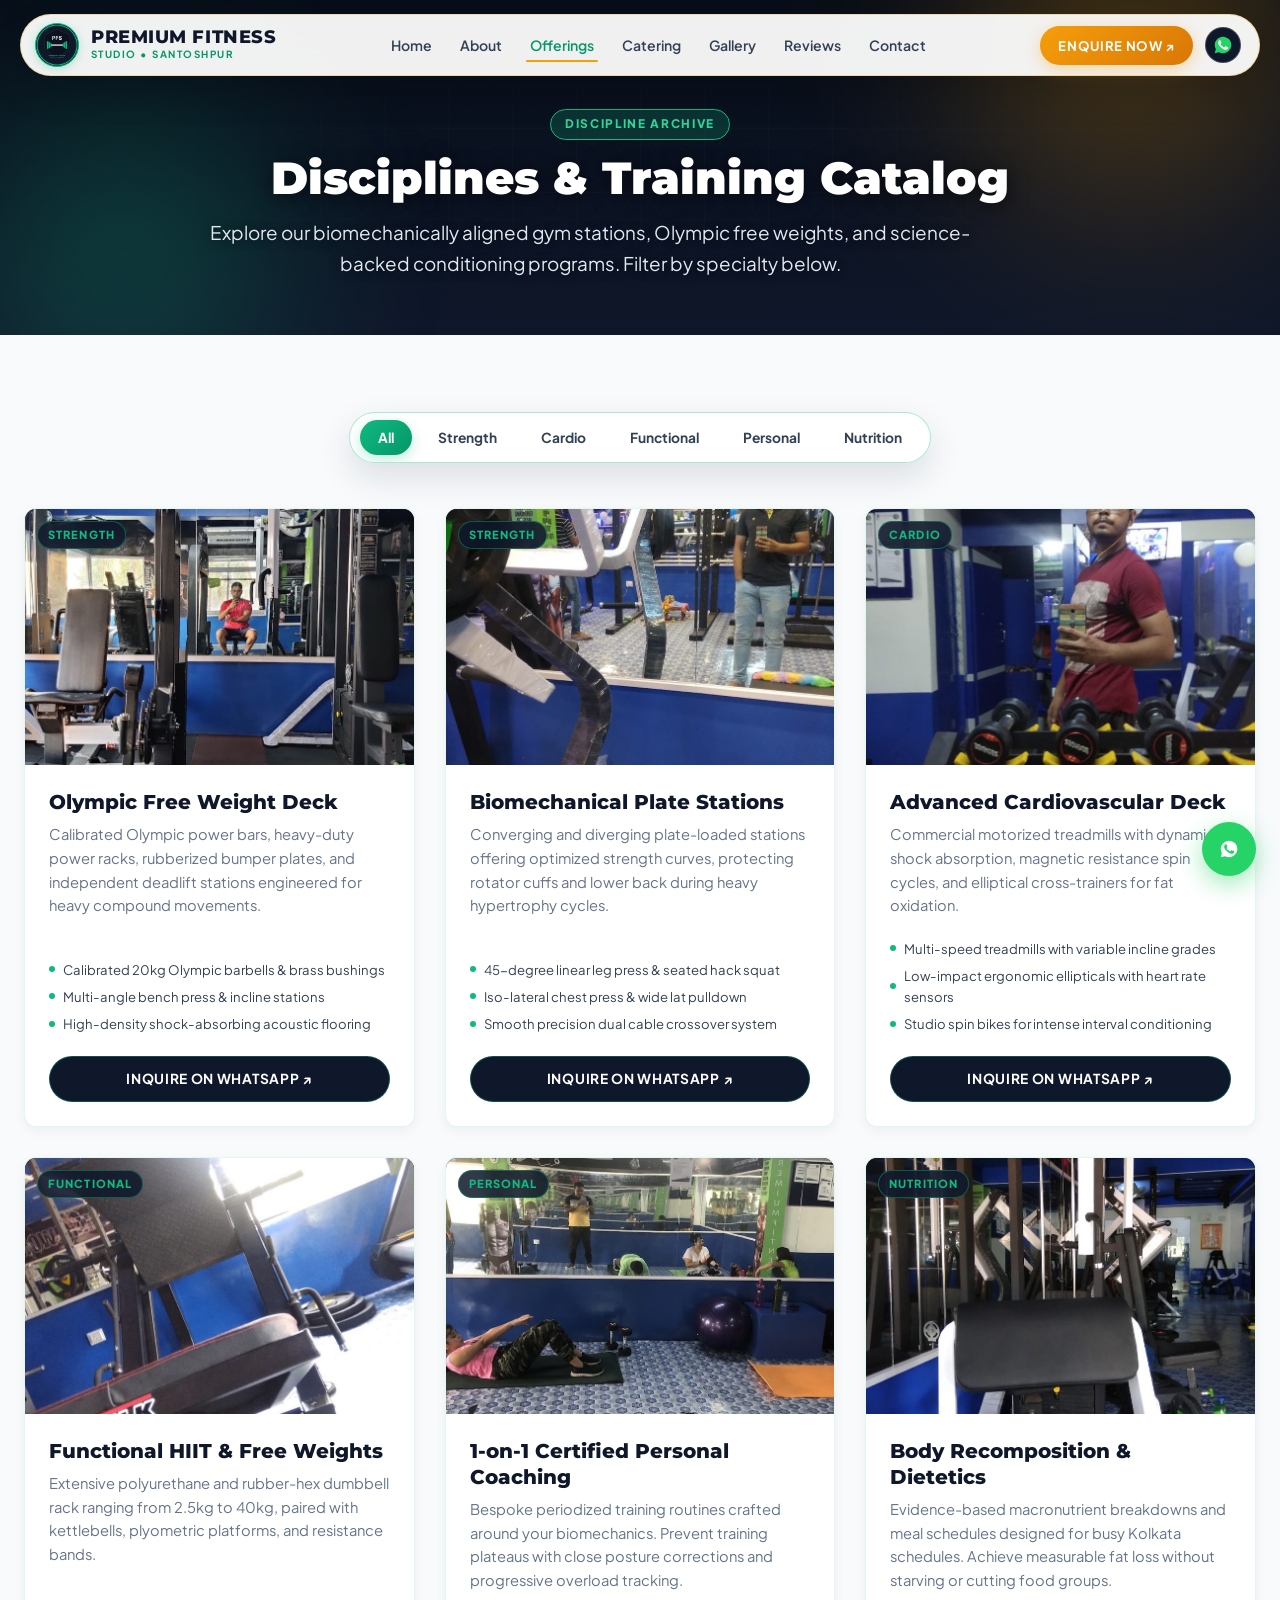
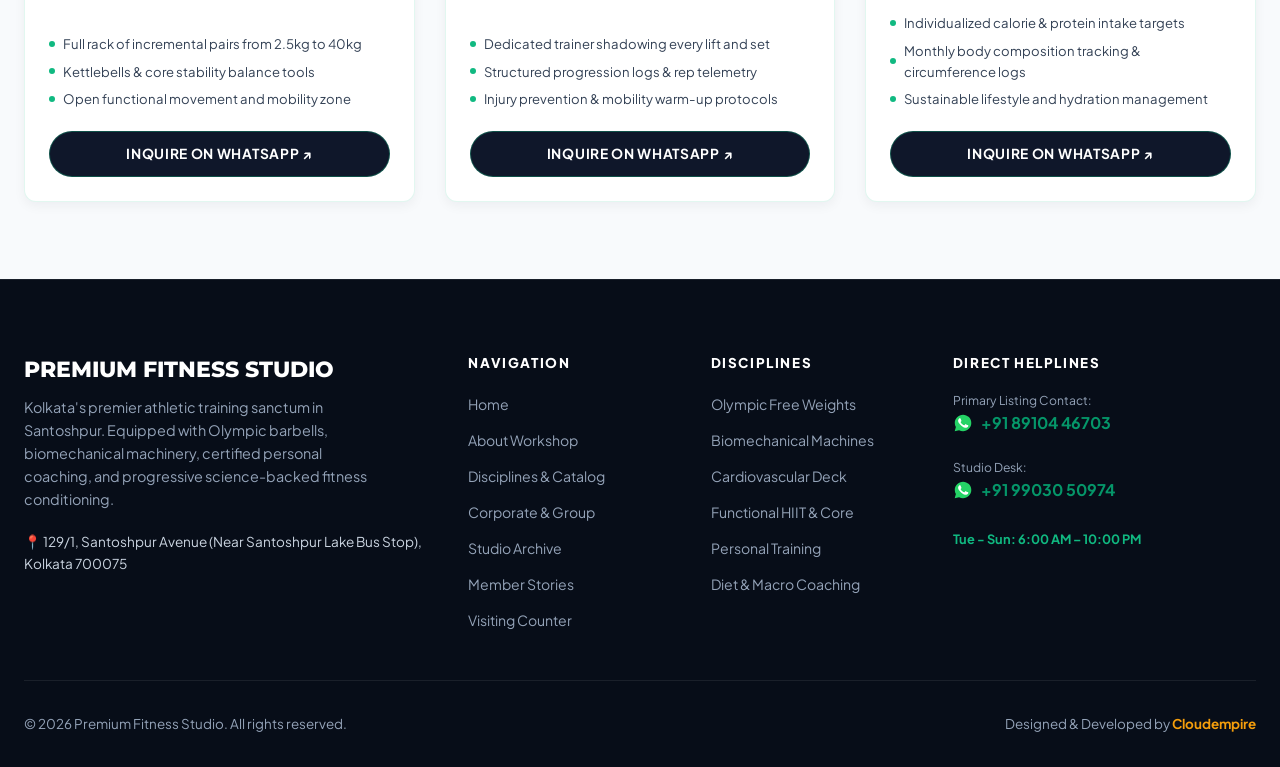
<file: offerings.html>
<!DOCTYPE html>
<html lang="en">
<head>
  <meta charset="UTF-8">
  <meta name="viewport" content="width=device-width, initial-scale=1.0">
  <title>Training Disciplines & Equipment Catalog | Premium Fitness Studio</title>
  <meta name="description" content="Browse the full portfolio of strength equipment, Olympic lifting platforms, cardio stations, and personalized training programs at Premium Fitness Studio Santoshpur.">
  
  <!-- Complete Multi-Resolution Favicon Suite (Mandate 15) -->
  <link rel="icon" type="image/svg+xml" href="assets/images/favicon.svg">
  <link rel="icon" type="image/png" sizes="32x32" href="assets/images/favicon-32x32.png">
  <link rel="icon" type="image/x-icon" href="assets/images/favicon.ico">
  <link rel="apple-touch-icon" sizes="180x180" href="assets/images/apple-touch-icon.png">

  <!-- Master Stylesheet -->
  <link rel="stylesheet" href="assets/css/style.css">
</head>
<body>

<header class="site-header">
  <div class="header-inner">
    <a href="index.html" class="header-brand">
      <div class="brand-emblem-wrap">
        <img src="assets/images/logo.png" alt="PFS Emblem" class="brand-emblem">
      </div>
      <div class="brand-text">
        <span class="brand-title">PREMIUM FITNESS</span>
        <span class="brand-sub">STUDIO • SANTOSHPUR</span>
      </div>
    </a>
    <ul class="nav-links">
      <li class="nav-item"><a href="index.html" class="nav-link">Home</a></li>
      <li class="nav-item"><a href="about.html" class="nav-link">About</a></li>
      <li class="nav-item"><a href="offerings.html" class="nav-link active">Offerings</a></li>
      <li class="nav-item"><a href="catering.html" class="nav-link">Catering</a></li>
      <li class="nav-item"><a href="gallery.html" class="nav-link">Gallery</a></li>
      <li class="nav-item"><a href="reviews.html" class="nav-link">Reviews</a></li>
      <li class="nav-item"><a href="contact.html" class="nav-link">Contact</a></li>
    </ul>
    <div class="header-actions">
      <a href="contact.html" class="btn-cta-pill">ENQUIRE NOW ↗</a>
      <div class="social-circle-icons">
        <a href="https://wa.me/918910446703" target="_blank" rel="noopener noreferrer" class="social-circle-btn" aria-label="Official WhatsApp">
          <svg class="wa-icon-svg" viewBox="0 0 24 24" width="20" height="20">
            <path class="wa-bubble" fill="#25D366" d="M12.04 2C6.58 2 2.13 6.45 2.13 11.91C2.13 13.66 2.59 15.36 3.45 16.86L2.05 22L7.3 20.62C8.75 21.41 10.38 21.83 12.04 21.83C17.5 21.83 21.95 17.38 21.95 11.92C21.95 9.27 20.92 6.78 19.05 4.91C17.18 3.03 14.69 2 12.04 2Z" />
            <path class="wa-handset" fill="#FFFFFF" d="M17.52 14.33C17.22 14.18 15.75 13.45 15.48 13.35C15.21 13.25 15.01 13.2 14.81 13.5C14.61 13.8 14.04 14.48 13.86 14.68C13.69 14.88 13.51 14.9 13.21 14.75C12.91 14.6 11.95 14.28 10.82 13.27C9.94 12.49 9.34 11.52 9.17 11.22C9 10.92 9.15 10.76 9.3 10.61C9.43 10.48 9.6 10.26 9.75 10.08C9.9 9.9 9.95 9.78 10.05 9.58C10.15 9.38 10.1 9.2 10.03 9.05C9.95 8.9 9.38 7.5 9.15 6.93C8.92 6.38 8.69 6.45 8.52 6.44H7.98C7.78 6.44 7.45 6.52 7.18 6.81C6.91 7.11 6.13 7.84 6.13 9.32C6.13 10.8 7.21 12.23 7.36 12.43C7.51 12.63 9.47 15.65 12.48 16.95C13.2 17.26 13.76 17.45 14.2 17.59C14.92 17.82 15.58 17.78 16.1 17.71C16.68 17.62 17.88 16.98 18.13 16.27C18.38 15.56 18.38 14.95 18.3 14.83C18.23 14.7 18.03 14.63 17.73 14.48L17.52 14.33Z" />
          </svg>
        </a>
      </div>
      <button class="mobile-toggle" aria-label="Toggle Navigation Menu">
        <svg width="22" height="22" viewBox="0 0 24 24" fill="none" stroke="currentColor" stroke-width="2.5" stroke-linecap="round" stroke-linejoin="round">
          <line x1="3" y1="12" x2="21" y2="12"></line>
          <line x1="3" y1="6" x2="21" y2="6"></line>
          <line x1="3" y1="18" x2="21" y2="18"></line>
        </svg>
      </button>
    </div>
  </div>
</header>

<div class="subpage-banner">
  <div class="abstract-visuals-container">
    <div class="abstract-orb abstract-orb-1"></div>
    <div class="abstract-orb abstract-orb-2"></div>
    <div class="abstract-tech-grid"></div>
  </div>
  <div class="shell">
    <span class="section-badge" style="background: rgba(16, 185, 129, 0.2); color: #34d399; border-color: #10b981;">Discipline Archive</span>
    <h1 class="hero-title" style="font-size: clamp(2rem, 3.5vw, 3rem); margin-bottom: 0.75rem;">Disciplines & Training Catalog</h1>
    <p class="hero-subtitle" style="margin-bottom: 0;">Explore our biomechanically aligned gym stations, Olympic free weights, and science-backed conditioning programs. Filter by specialty below.</p>
  </div>
</div>

<main class="section">
  <!-- STICKY FLOATING TAB FILTER RAIL -->
  <div class="filter-rail-sticky-wrapper">
    <nav class="portfolio-filter" aria-label="Portfolio Category Filter">
      <button class="filter-tab-btn active" data-filter="all">All</button>
      <button class="filter-tab-btn" data-filter="strength">Strength</button>
      <button class="filter-tab-btn" data-filter="cardio">Cardio</button>
      <button class="filter-tab-btn" data-filter="functional">Functional</button>
      <button class="filter-tab-btn" data-filter="personal">Personal</button>
      <button class="filter-tab-btn" data-filter="nutrition">Nutrition</button>
    </nav>
  </div>

  <!-- PORTFOLIO GRID -->
  <div class="portfolio-grid">
    <!-- Card 1 -->
    <div class="offering-card" data-category="strength">
      <div class="card-media-wrap">
        <img src="assets/images/gym-strength-deck.jpg" alt="Olympic Free Weight Platform" class="card-media" loading="lazy" decoding="async">
        <span class="card-badge">Strength</span>
      </div>
      <div class="card-body">
        <h3 class="card-title">Olympic Free Weight Deck</h3>
        <p class="card-desc">Calibrated Olympic power bars, heavy-duty power racks, rubberized bumper plates, and independent deadlift stations engineered for heavy compound movements.</p>
        <ul class="card-specs-list">
          <li class="card-spec-item"><span class="spec-bullet"></span> Calibrated 20kg Olympic barbells & brass bushings</li>
          <li class="card-spec-item"><span class="spec-bullet"></span> Multi-angle bench press & incline stations</li>
          <li class="card-spec-item"><span class="spec-bullet"></span> High-density shock-absorbing acoustic flooring</li>
        </ul>
        <a href="https://wa.me/918910446703?text=Hi%20Premium%20Fitness%20Studio%2C%20I%20am%20inquiring%20about%20your%20Olympic%20Free%20Weight%20Deck." target="_blank" rel="noopener noreferrer" class="btn-card-inquire">
          Inquire On WhatsApp ↗
        </a>
      </div>
    </div>

    <!-- Card 2 -->
    <div class="offering-card" data-category="strength">
      <div class="card-media-wrap">
        <img src="assets/images/gym-machines.jpg" alt="Biomechanical Isolation Stations" class="card-media" loading="lazy" decoding="async">
        <span class="card-badge">Strength</span>
      </div>
      <div class="card-body">
        <h3 class="card-title">Biomechanical Plate Stations</h3>
        <p class="card-desc">Converging and diverging plate-loaded stations offering optimized strength curves, protecting rotator cuffs and lower back during heavy hypertrophy cycles.</p>
        <ul class="card-specs-list">
          <li class="card-spec-item"><span class="spec-bullet"></span> 45-degree linear leg press & seated hack squat</li>
          <li class="card-spec-item"><span class="spec-bullet"></span> Iso-lateral chest press & wide lat pulldown</li>
          <li class="card-spec-item"><span class="spec-bullet"></span> Smooth precision dual cable crossover system</li>
        </ul>
        <a href="https://wa.me/918910446703?text=Hi%20Premium%20Fitness%20Studio%2C%20I%20am%20inquiring%20about%20your%20Plate-Loaded%20Biomechanical%20Stations." target="_blank" rel="noopener noreferrer" class="btn-card-inquire">
          Inquire On WhatsApp ↗
        </a>
      </div>
    </div>

    <!-- Card 3 -->
    <div class="offering-card" data-category="cardio">
      <div class="card-media-wrap">
        <img src="assets/images/gym-cardio-zone.jpg" alt="High-Performance Cardio Deck" class="card-media" loading="lazy" decoding="async">
        <span class="card-badge">Cardio</span>
      </div>
      <div class="card-body">
        <h3 class="card-title">Advanced Cardiovascular Deck</h3>
        <p class="card-desc">Commercial motorized treadmills with dynamic shock absorption, magnetic resistance spin cycles, and elliptical cross-trainers for fat oxidation.</p>
        <ul class="card-specs-list">
          <li class="card-spec-item"><span class="spec-bullet"></span> Multi-speed treadmills with variable incline grades</li>
          <li class="card-spec-item"><span class="spec-bullet"></span> Low-impact ergonomic ellipticals with heart rate sensors</li>
          <li class="card-spec-item"><span class="spec-bullet"></span> Studio spin bikes for intense interval conditioning</li>
        </ul>
        <a href="https://wa.me/918910446703?text=Hi%20Premium%20Fitness%20Studio%2C%20I%20am%20inquiring%20about%20your%20Cardiovascular%20Training%20Deck." target="_blank" rel="noopener noreferrer" class="btn-card-inquire">
          Inquire On WhatsApp ↗
        </a>
      </div>
    </div>

    <!-- Card 4 -->
    <div class="offering-card" data-category="functional">
      <div class="card-media-wrap">
        <img src="assets/images/gym-dumbbells.jpg" alt="Dumbbell Rack & Functional Area" class="card-media" loading="lazy" decoding="async">
        <span class="card-badge">Functional</span>
      </div>
      <div class="card-body">
        <h3 class="card-title">Functional HIIT & Free Weights</h3>
        <p class="card-desc">Extensive polyurethane and rubber-hex dumbbell rack ranging from 2.5kg to 40kg, paired with kettlebells, plyometric platforms, and resistance bands.</p>
        <ul class="card-specs-list">
          <li class="card-spec-item"><span class="spec-bullet"></span> Full rack of incremental pairs from 2.5kg to 40kg</li>
          <li class="card-spec-item"><span class="spec-bullet"></span> Kettlebells & core stability balance tools</li>
          <li class="card-spec-item"><span class="spec-bullet"></span> Open functional movement and mobility zone</li>
        </ul>
        <a href="https://wa.me/918910446703?text=Hi%20Premium%20Fitness%20Studio%2C%20I%20am%20inquiring%20about%20your%20Functional%20HIIT%20Training." target="_blank" rel="noopener noreferrer" class="btn-card-inquire">
          Inquire On WhatsApp ↗
        </a>
      </div>
    </div>

    <!-- Card 5 -->
    <div class="offering-card" data-category="personal">
      <div class="card-media-wrap">
        <img src="assets/images/gym-coaching.jpg" alt="1-on-1 Personal Training" class="card-media" loading="lazy" decoding="async">
        <span class="card-badge">Personal</span>
      </div>
      <div class="card-body">
        <h3 class="card-title">1-on-1 Certified Personal Coaching</h3>
        <p class="card-desc">Bespoke periodized training routines crafted around your biomechanics. Prevent training plateaus with close posture corrections and progressive overload tracking.</p>
        <ul class="card-specs-list">
          <li class="card-spec-item"><span class="spec-bullet"></span> Dedicated trainer shadowing every lift and set</li>
          <li class="card-spec-item"><span class="spec-bullet"></span> Structured progression logs & rep telemetry</li>
          <li class="card-spec-item"><span class="spec-bullet"></span> Injury prevention & mobility warm-up protocols</li>
        </ul>
        <a href="https://wa.me/918910446703?text=Hi%20Premium%20Fitness%20Studio%2C%20I%20am%20inquiring%20about%201-on-1%20Personal%20Training%20Mentorship." target="_blank" rel="noopener noreferrer" class="btn-card-inquire">
          Inquire On WhatsApp ↗
        </a>
      </div>
    </div>

    <!-- Card 6 -->
    <div class="offering-card" data-category="nutrition">
      <div class="card-media-wrap">
        <img src="assets/images/gym-interior.jpg" alt="Nutrition & Body Recomposition" class="card-media" loading="lazy" decoding="async">
        <span class="card-badge">Nutrition</span>
      </div>
      <div class="card-body">
        <h3 class="card-title">Body Recomposition & Dietetics</h3>
        <p class="card-desc">Evidence-based macronutrient breakdowns and meal schedules designed for busy Kolkata schedules. Achieve measurable fat loss without starving or cutting food groups.</p>
        <ul class="card-specs-list">
          <li class="card-spec-item"><span class="spec-bullet"></span> Individualized calorie & protein intake targets</li>
          <li class="card-spec-item"><span class="spec-bullet"></span> Monthly body composition tracking & circumference logs</li>
          <li class="card-spec-item"><span class="spec-bullet"></span> Sustainable lifestyle and hydration management</li>
        </ul>
        <a href="https://wa.me/918910446703?text=Hi%20Premium%20Fitness%20Studio%2C%20I%20am%20inquiring%20about%20your%20Nutrition%20and%20Diet%20Guidance." target="_blank" rel="noopener noreferrer" class="btn-card-inquire">
          Inquire On WhatsApp ↗
        </a>
      </div>
    </div>
  </div>
</main>

<footer class="site-footer">
  <div class="footer-container">
    <div class="footer-top">
      <div>
        <h3 class="footer-brand-title">PREMIUM FITNESS STUDIO</h3>
        <p class="footer-brand-desc">Kolkata's premier athletic training sanctum in Santoshpur. Equipped with Olympic barbells, biomechanical machinery, certified personal coaching, and progressive science-backed fitness conditioning.</p>
        <p style="font-size: 0.85rem; color: #cbd5e1; margin-top: 0.5rem;">
          📍 129/1, Santoshpur Avenue (Near Santoshpur Lake Bus Stop), Kolkata 700075
        </p>
      </div>

      <div>
        <h4 class="footer-col-title">Navigation</h4>
        <ul class="footer-nav-list">
          <li><a href="index.html" class="footer-nav-link">Home</a></li>
          <li><a href="about.html" class="footer-nav-link">About Workshop</a></li>
          <li><a href="offerings.html" class="footer-nav-link">Disciplines & Catalog</a></li>
          <li><a href="catering.html" class="footer-nav-link">Corporate & Group</a></li>
          <li><a href="gallery.html" class="footer-nav-link">Studio Archive</a></li>
          <li><a href="reviews.html" class="footer-nav-link">Member Stories</a></li>
          <li><a href="contact.html" class="footer-nav-link">Visiting Counter</a></li>
        </ul>
      </div>

      <div>
        <h4 class="footer-col-title">Disciplines</h4>
        <ul class="footer-nav-list">
          <li><span class="footer-nav-link">Olympic Free Weights</span></li>
          <li><span class="footer-nav-link">Biomechanical Machines</span></li>
          <li><span class="footer-nav-link">Cardiovascular Deck</span></li>
          <li><span class="footer-nav-link">Functional HIIT & Core</span></li>
          <li><span class="footer-nav-link">Personal Training</span></li>
          <li><span class="footer-nav-link">Diet & Macro Coaching</span></li>
        </ul>
      </div>

      <div>
        <h4 class="footer-col-title">Direct Helplines</h4>
        <ul class="footer-nav-list">
          <li style="margin-bottom: 0.5rem;">
            <span style="font-size: 0.76rem; color: #94a3b8; display: block;">Primary Listing Contact:</span>
            <a href="https://wa.me/918910446703" target="_blank" rel="noopener noreferrer" class="contact-phone-link">
              <svg class="wa-icon-svg" viewBox="0 0 24 24" width="18" height="18">
                <path class="wa-bubble" fill="#25D366" d="M12.04 2C6.58 2 2.13 6.45 2.13 11.91C2.13 13.66 2.59 15.36 3.45 16.86L2.05 22L7.3 20.62C8.75 21.41 10.38 21.83 12.04 21.83C17.5 21.83 21.95 17.38 21.95 11.92C21.95 9.27 20.92 6.78 19.05 4.91C17.18 3.03 14.69 2 12.04 2Z" />
                <path class="wa-handset" fill="#FFFFFF" d="M17.52 14.33C17.22 14.18 15.75 13.45 15.48 13.35C15.21 13.25 15.01 13.2 14.81 13.5C14.61 13.8 14.04 14.48 13.86 14.68C13.69 14.88 13.51 14.9 13.21 14.75C12.91 14.6 11.95 14.28 10.82 13.27C9.94 12.49 9.34 11.52 9.17 11.22C9 10.92 9.15 10.76 9.3 10.61C9.43 10.48 9.6 10.26 9.75 10.08C9.9 9.9 9.95 9.78 10.05 9.58C10.15 9.38 10.1 9.2 10.03 9.05C9.95 8.9 9.38 7.5 9.15 6.93C8.92 6.38 8.69 6.45 8.52 6.44H7.98C7.78 6.44 7.45 6.52 7.18 6.81C6.91 7.11 6.13 7.84 6.13 9.32C6.13 10.8 7.21 12.23 7.36 12.43C7.51 12.63 9.47 15.65 12.48 16.95C13.2 17.26 13.76 17.45 14.2 17.59C14.92 17.82 15.58 17.78 16.1 17.71C16.68 17.62 17.88 16.98 18.13 16.27C18.38 15.56 18.38 14.95 18.3 14.83C18.23 14.7 18.03 14.63 17.73 14.48L17.52 14.33Z" />
              </svg>
              +91 89104 46703
            </a>
          </li>
          <li style="margin-bottom: 0.5rem;">
            <span style="font-size: 0.76rem; color: #94a3b8; display: block;">Studio Desk:</span>
            <a href="https://wa.me/919903050974" target="_blank" rel="noopener noreferrer" class="contact-phone-link">
              <svg class="wa-icon-svg" viewBox="0 0 24 24" width="18" height="18">
                <path class="wa-bubble" fill="#25D366" d="M12.04 2C6.58 2 2.13 6.45 2.13 11.91C2.13 13.66 2.59 15.36 3.45 16.86L2.05 22L7.3 20.62C8.75 21.41 10.38 21.83 12.04 21.83C17.5 21.83 21.95 17.38 21.95 11.92C21.95 9.27 20.92 6.78 19.05 4.91C17.18 3.03 14.69 2 12.04 2Z" />
                <path class="wa-handset" fill="#FFFFFF" d="M17.52 14.33C17.22 14.18 15.75 13.45 15.48 13.35C15.21 13.25 15.01 13.2 14.81 13.5C14.61 13.8 14.04 14.48 13.86 14.68C13.69 14.88 13.51 14.9 13.21 14.75C12.91 14.6 11.95 14.28 10.82 13.27C9.94 12.49 9.34 11.52 9.17 11.22C9 10.92 9.15 10.76 9.3 10.61C9.43 10.48 9.6 10.26 9.75 10.08C9.9 9.9 9.95 9.78 10.05 9.58C10.15 9.38 10.1 9.2 10.03 9.05C9.95 8.9 9.38 7.5 9.15 6.93C8.92 6.38 8.69 6.45 8.52 6.44H7.98C7.78 6.44 7.45 6.52 7.18 6.81C6.91 7.11 6.13 7.84 6.13 9.32C6.13 10.8 7.21 12.23 7.36 12.43C7.51 12.63 9.47 15.65 12.48 16.95C13.2 17.26 13.76 17.45 14.2 17.59C14.92 17.82 15.58 17.78 16.1 17.71C16.68 17.62 17.88 16.98 18.13 16.27C18.38 15.56 18.38 14.95 18.3 14.83C18.23 14.7 18.03 14.63 17.73 14.48L17.52 14.33Z" />
              </svg>
              +91 99030 50974
            </a>
          </li>
          <li>
            <span style="font-size: 0.8rem; color: #10b981; font-weight: 700;">Tue - Sun: 6:00 AM – 10:00 PM</span>
          </li>
        </ul>
      </div>
    </div>

    <div class="footer-bottom">
      <div>© 2026 Premium Fitness Studio. All rights reserved.</div>
      <div class="footer-attribution">
        Designed & Developed by <a href="https://cloudempire.tech/" target="_blank" rel="noopener noreferrer">Cloudempire</a>
      </div>
    </div>
  </div>
</footer>

<!-- Floating WhatsApp Quick Button (Mandate 5: White bubble + Green handset on green button) -->
<a href="https://wa.me/918910446703" target="_blank" rel="noopener noreferrer" class="floating-wa-btn" aria-label="Chat on WhatsApp">
  <svg class="wa-icon-svg" viewBox="0 0 24 24" width="28" height="28">
    <path class="wa-bubble" fill="#FFFFFF" d="M12.04 2C6.58 2 2.13 6.45 2.13 11.91C2.13 13.66 2.59 15.36 3.45 16.86L2.05 22L7.3 20.62C8.75 21.41 10.38 21.83 12.04 21.83C17.5 21.83 21.95 17.38 21.95 11.92C21.95 9.27 20.92 6.78 19.05 4.91C17.18 3.03 14.69 2 12.04 2Z" />
    <path class="wa-handset" fill="#25D366" d="M17.52 14.33C17.22 14.18 15.75 13.45 15.48 13.35C15.21 13.25 15.01 13.2 14.81 13.5C14.61 13.8 14.04 14.48 13.86 14.68C13.69 14.88 13.51 14.9 13.21 14.75C12.91 14.6 11.95 14.28 10.82 13.27C9.94 12.49 9.34 11.52 9.17 11.22C9 10.92 9.15 10.76 9.3 10.61C9.43 10.48 9.6 10.26 9.75 10.08C9.9 9.9 9.95 9.78 10.05 9.58C10.15 9.38 10.1 9.2 10.03 9.05C9.95 8.9 9.38 7.5 9.15 6.93C8.92 6.38 8.69 6.45 8.52 6.44H7.98C7.78 6.44 7.45 6.52 7.18 6.81C6.91 7.11 6.13 7.84 6.13 9.32C6.13 10.8 7.21 12.23 7.36 12.43C7.51 12.63 9.47 15.65 12.48 16.95C13.2 17.26 13.76 17.45 14.2 17.59C14.92 17.82 15.58 17.78 16.1 17.71C16.68 17.62 17.88 16.98 18.13 16.27C18.38 15.56 18.38 14.95 18.3 14.83C18.23 14.7 18.03 14.63 17.73 14.48L17.52 14.33Z" />
  </svg>
</a>
<script src="assets/js/main.js"></script>
</body>
</html>
</file>
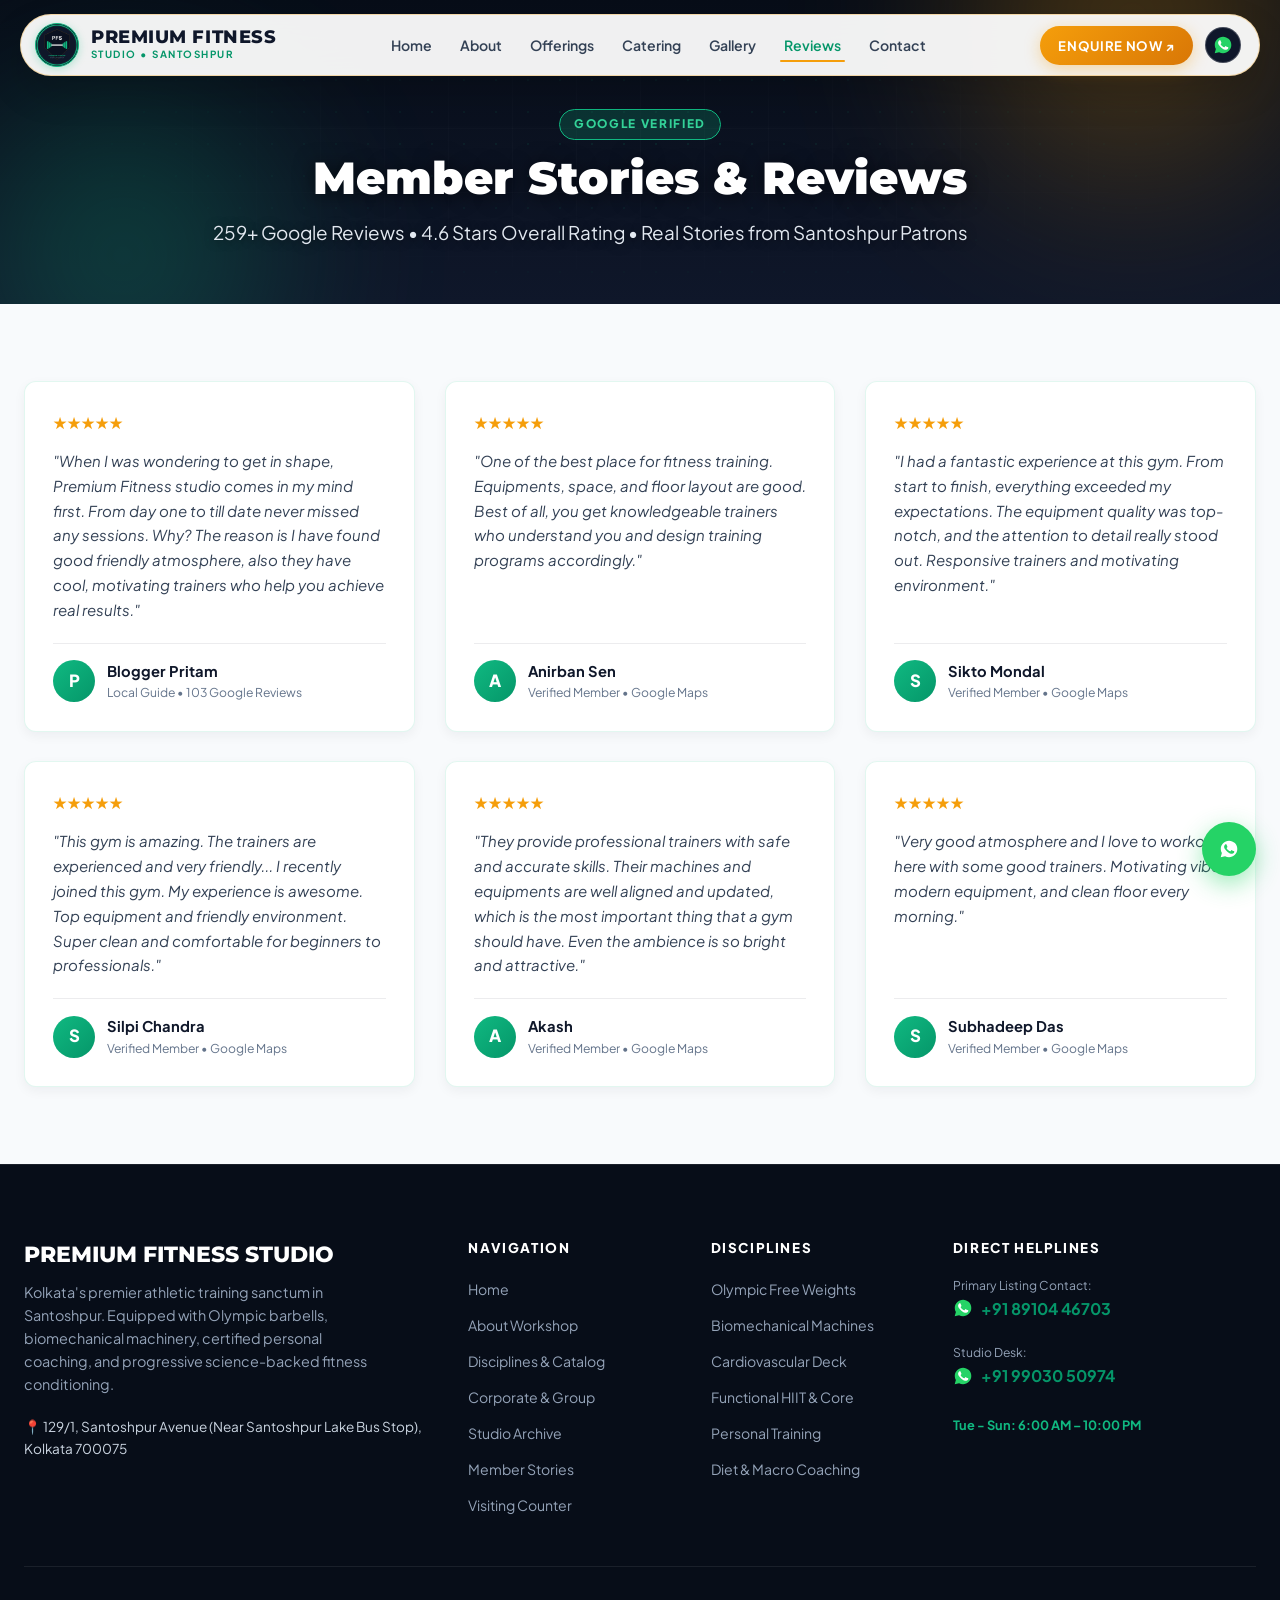
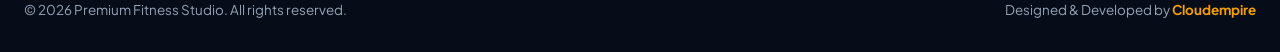
<file: reviews.html>
<!DOCTYPE html>
<html lang="en">
<head>
  <meta charset="UTF-8">
  <meta name="viewport" content="width=device-width, initial-scale=1.0">
  <title>Verified Member Stories & Reviews (4.6★) | Premium Fitness Studio</title>
  <meta name="description" content="Read verified Google Maps customer testimonials and 5-star ratings for Premium Fitness Studio in Santoshpur, Kolkata.">
  
  <!-- Complete Multi-Resolution Favicon Suite (Mandate 15) -->
  <link rel="icon" type="image/svg+xml" href="assets/images/favicon.svg">
  <link rel="icon" type="image/png" sizes="32x32" href="assets/images/favicon-32x32.png">
  <link rel="icon" type="image/x-icon" href="assets/images/favicon.ico">
  <link rel="apple-touch-icon" sizes="180x180" href="assets/images/apple-touch-icon.png">

  <!-- Master Stylesheet -->
  <link rel="stylesheet" href="assets/css/style.css">
</head>
<body>

<header class="site-header">
  <div class="header-inner">
    <a href="index.html" class="header-brand">
      <div class="brand-emblem-wrap">
        <img src="assets/images/logo.png" alt="PFS Emblem" class="brand-emblem">
      </div>
      <div class="brand-text">
        <span class="brand-title">PREMIUM FITNESS</span>
        <span class="brand-sub">STUDIO • SANTOSHPUR</span>
      </div>
    </a>
    <ul class="nav-links">
      <li class="nav-item"><a href="index.html" class="nav-link">Home</a></li>
      <li class="nav-item"><a href="about.html" class="nav-link">About</a></li>
      <li class="nav-item"><a href="offerings.html" class="nav-link">Offerings</a></li>
      <li class="nav-item"><a href="catering.html" class="nav-link">Catering</a></li>
      <li class="nav-item"><a href="gallery.html" class="nav-link">Gallery</a></li>
      <li class="nav-item"><a href="reviews.html" class="nav-link active">Reviews</a></li>
      <li class="nav-item"><a href="contact.html" class="nav-link">Contact</a></li>
    </ul>
    <div class="header-actions">
      <a href="contact.html" class="btn-cta-pill">ENQUIRE NOW ↗</a>
      <div class="social-circle-icons">
        <a href="https://wa.me/918910446703" target="_blank" rel="noopener noreferrer" class="social-circle-btn" aria-label="Official WhatsApp">
          <svg class="wa-icon-svg" viewBox="0 0 24 24" width="20" height="20">
            <path class="wa-bubble" fill="#25D366" d="M12.04 2C6.58 2 2.13 6.45 2.13 11.91C2.13 13.66 2.59 15.36 3.45 16.86L2.05 22L7.3 20.62C8.75 21.41 10.38 21.83 12.04 21.83C17.5 21.83 21.95 17.38 21.95 11.92C21.95 9.27 20.92 6.78 19.05 4.91C17.18 3.03 14.69 2 12.04 2Z" />
            <path class="wa-handset" fill="#FFFFFF" d="M17.52 14.33C17.22 14.18 15.75 13.45 15.48 13.35C15.21 13.25 15.01 13.2 14.81 13.5C14.61 13.8 14.04 14.48 13.86 14.68C13.69 14.88 13.51 14.9 13.21 14.75C12.91 14.6 11.95 14.28 10.82 13.27C9.94 12.49 9.34 11.52 9.17 11.22C9 10.92 9.15 10.76 9.3 10.61C9.43 10.48 9.6 10.26 9.75 10.08C9.9 9.9 9.95 9.78 10.05 9.58C10.15 9.38 10.1 9.2 10.03 9.05C9.95 8.9 9.38 7.5 9.15 6.93C8.92 6.38 8.69 6.45 8.52 6.44H7.98C7.78 6.44 7.45 6.52 7.18 6.81C6.91 7.11 6.13 7.84 6.13 9.32C6.13 10.8 7.21 12.23 7.36 12.43C7.51 12.63 9.47 15.65 12.48 16.95C13.2 17.26 13.76 17.45 14.2 17.59C14.92 17.82 15.58 17.78 16.1 17.71C16.68 17.62 17.88 16.98 18.13 16.27C18.38 15.56 18.38 14.95 18.3 14.83C18.23 14.7 18.03 14.63 17.73 14.48L17.52 14.33Z" />
          </svg>
        </a>
      </div>
      <button class="mobile-toggle" aria-label="Toggle Navigation Menu">
        <svg width="22" height="22" viewBox="0 0 24 24" fill="none" stroke="currentColor" stroke-width="2.5" stroke-linecap="round" stroke-linejoin="round">
          <line x1="3" y1="12" x2="21" y2="12"></line>
          <line x1="3" y1="6" x2="21" y2="6"></line>
          <line x1="3" y1="18" x2="21" y2="18"></line>
        </svg>
      </button>
    </div>
  </div>
</header>

<div class="subpage-banner">
  <div class="abstract-visuals-container">
    <div class="abstract-orb abstract-orb-1"></div>
    <div class="abstract-orb abstract-orb-2"></div>
    <div class="abstract-tech-grid"></div>
  </div>
  <div class="shell">
    <span class="section-badge" style="background: rgba(16, 185, 129, 0.2); color: #34d399; border-color: #10b981;">Google Verified</span>
    <h1 class="hero-title" style="font-size: clamp(2rem, 3.5vw, 3rem); margin-bottom: 0.75rem;">Member Stories & Reviews</h1>
    <p class="hero-subtitle" style="margin-bottom: 0;">259+ Google Reviews • 4.6 Stars Overall Rating • Real Stories from Santoshpur Patrons</p>
  </div>
</div>

<main class="section">
  <div class="reviews-grid">
    <div class="review-card">
      <div class="review-stars">★★★★★</div>
      <p class="review-quote">"When I was wondering to get in shape, Premium Fitness studio comes in my mind first. From day one to till date never missed any sessions. Why? The reason is I have found good friendly atmosphere, also they have cool, motivating trainers who help you achieve real results."</p>
      <div class="review-author-wrap">
        <div class="author-avatar">P</div>
        <div class="author-info">
          <span class="author-name">Blogger Pritam</span>
          <span class="author-meta">Local Guide • 103 Google Reviews</span>
        </div>
      </div>
    </div>

    <div class="review-card">
      <div class="review-stars">★★★★★</div>
      <p class="review-quote">"One of the best place for fitness training. Equipments, space, and floor layout are good. Best of all, you get knowledgeable trainers who understand you and design training programs accordingly."</p>
      <div class="review-author-wrap">
        <div class="author-avatar">A</div>
        <div class="author-info">
          <span class="author-name">Anirban Sen</span>
          <span class="author-meta">Verified Member • Google Maps</span>
        </div>
      </div>
    </div>

    <div class="review-card">
      <div class="review-stars">★★★★★</div>
      <p class="review-quote">"I had a fantastic experience at this gym. From start to finish, everything exceeded my expectations. The equipment quality was top-notch, and the attention to detail really stood out. Responsive trainers and motivating environment."</p>
      <div class="review-author-wrap">
        <div class="author-avatar">S</div>
        <div class="author-info">
          <span class="author-name">Sikto Mondal</span>
          <span class="author-meta">Verified Member • Google Maps</span>
        </div>
      </div>
    </div>

    <div class="review-card">
      <div class="review-stars">★★★★★</div>
      <p class="review-quote">"This gym is amazing. The trainers are experienced and very friendly... I recently joined this gym. My experience is awesome. Top equipment and friendly environment. Super clean and comfortable for beginners to professionals."</p>
      <div class="review-author-wrap">
        <div class="author-avatar">S</div>
        <div class="author-info">
          <span class="author-name">Silpi Chandra</span>
          <span class="author-meta">Verified Member • Google Maps</span>
        </div>
      </div>
    </div>

    <div class="review-card">
      <div class="review-stars">★★★★★</div>
      <p class="review-quote">"They provide professional trainers with safe and accurate skills. Their machines and equipments are well aligned and updated, which is the most important thing that a gym should have. Even the ambience is so bright and attractive."</p>
      <div class="review-author-wrap">
        <div class="author-avatar">A</div>
        <div class="author-info">
          <span class="author-name">Akash</span>
          <span class="author-meta">Verified Member • Google Maps</span>
        </div>
      </div>
    </div>

    <div class="review-card">
      <div class="review-stars">★★★★★</div>
      <p class="review-quote">"Very good atmosphere and I love to workout here with some good trainers. Motivating vibe, modern equipment, and clean floor every morning."</p>
      <div class="review-author-wrap">
        <div class="author-avatar">S</div>
        <div class="author-info">
          <span class="author-name">Subhadeep Das</span>
          <span class="author-meta">Verified Member • Google Maps</span>
        </div>
      </div>
    </div>
  </div>
</main>

<footer class="site-footer">
  <div class="footer-container">
    <div class="footer-top">
      <div>
        <h3 class="footer-brand-title">PREMIUM FITNESS STUDIO</h3>
        <p class="footer-brand-desc">Kolkata's premier athletic training sanctum in Santoshpur. Equipped with Olympic barbells, biomechanical machinery, certified personal coaching, and progressive science-backed fitness conditioning.</p>
        <p style="font-size: 0.85rem; color: #cbd5e1; margin-top: 0.5rem;">
          📍 129/1, Santoshpur Avenue (Near Santoshpur Lake Bus Stop), Kolkata 700075
        </p>
      </div>

      <div>
        <h4 class="footer-col-title">Navigation</h4>
        <ul class="footer-nav-list">
          <li><a href="index.html" class="footer-nav-link">Home</a></li>
          <li><a href="about.html" class="footer-nav-link">About Workshop</a></li>
          <li><a href="offerings.html" class="footer-nav-link">Disciplines & Catalog</a></li>
          <li><a href="catering.html" class="footer-nav-link">Corporate & Group</a></li>
          <li><a href="gallery.html" class="footer-nav-link">Studio Archive</a></li>
          <li><a href="reviews.html" class="footer-nav-link">Member Stories</a></li>
          <li><a href="contact.html" class="footer-nav-link">Visiting Counter</a></li>
        </ul>
      </div>

      <div>
        <h4 class="footer-col-title">Disciplines</h4>
        <ul class="footer-nav-list">
          <li><span class="footer-nav-link">Olympic Free Weights</span></li>
          <li><span class="footer-nav-link">Biomechanical Machines</span></li>
          <li><span class="footer-nav-link">Cardiovascular Deck</span></li>
          <li><span class="footer-nav-link">Functional HIIT & Core</span></li>
          <li><span class="footer-nav-link">Personal Training</span></li>
          <li><span class="footer-nav-link">Diet & Macro Coaching</span></li>
        </ul>
      </div>

      <div>
        <h4 class="footer-col-title">Direct Helplines</h4>
        <ul class="footer-nav-list">
          <li style="margin-bottom: 0.5rem;">
            <span style="font-size: 0.76rem; color: #94a3b8; display: block;">Primary Listing Contact:</span>
            <a href="https://wa.me/918910446703" target="_blank" rel="noopener noreferrer" class="contact-phone-link">
              <svg class="wa-icon-svg" viewBox="0 0 24 24" width="18" height="18">
                <path class="wa-bubble" fill="#25D366" d="M12.04 2C6.58 2 2.13 6.45 2.13 11.91C2.13 13.66 2.59 15.36 3.45 16.86L2.05 22L7.3 20.62C8.75 21.41 10.38 21.83 12.04 21.83C17.5 21.83 21.95 17.38 21.95 11.92C21.95 9.27 20.92 6.78 19.05 4.91C17.18 3.03 14.69 2 12.04 2Z" />
                <path class="wa-handset" fill="#FFFFFF" d="M17.52 14.33C17.22 14.18 15.75 13.45 15.48 13.35C15.21 13.25 15.01 13.2 14.81 13.5C14.61 13.8 14.04 14.48 13.86 14.68C13.69 14.88 13.51 14.9 13.21 14.75C12.91 14.6 11.95 14.28 10.82 13.27C9.94 12.49 9.34 11.52 9.17 11.22C9 10.92 9.15 10.76 9.3 10.61C9.43 10.48 9.6 10.26 9.75 10.08C9.9 9.9 9.95 9.78 10.05 9.58C10.15 9.38 10.1 9.2 10.03 9.05C9.95 8.9 9.38 7.5 9.15 6.93C8.92 6.38 8.69 6.45 8.52 6.44H7.98C7.78 6.44 7.45 6.52 7.18 6.81C6.91 7.11 6.13 7.84 6.13 9.32C6.13 10.8 7.21 12.23 7.36 12.43C7.51 12.63 9.47 15.65 12.48 16.95C13.2 17.26 13.76 17.45 14.2 17.59C14.92 17.82 15.58 17.78 16.1 17.71C16.68 17.62 17.88 16.98 18.13 16.27C18.38 15.56 18.38 14.95 18.3 14.83C18.23 14.7 18.03 14.63 17.73 14.48L17.52 14.33Z" />
              </svg>
              +91 89104 46703
            </a>
          </li>
          <li style="margin-bottom: 0.5rem;">
            <span style="font-size: 0.76rem; color: #94a3b8; display: block;">Studio Desk:</span>
            <a href="https://wa.me/919903050974" target="_blank" rel="noopener noreferrer" class="contact-phone-link">
              <svg class="wa-icon-svg" viewBox="0 0 24 24" width="18" height="18">
                <path class="wa-bubble" fill="#25D366" d="M12.04 2C6.58 2 2.13 6.45 2.13 11.91C2.13 13.66 2.59 15.36 3.45 16.86L2.05 22L7.3 20.62C8.75 21.41 10.38 21.83 12.04 21.83C17.5 21.83 21.95 17.38 21.95 11.92C21.95 9.27 20.92 6.78 19.05 4.91C17.18 3.03 14.69 2 12.04 2Z" />
                <path class="wa-handset" fill="#FFFFFF" d="M17.52 14.33C17.22 14.18 15.75 13.45 15.48 13.35C15.21 13.25 15.01 13.2 14.81 13.5C14.61 13.8 14.04 14.48 13.86 14.68C13.69 14.88 13.51 14.9 13.21 14.75C12.91 14.6 11.95 14.28 10.82 13.27C9.94 12.49 9.34 11.52 9.17 11.22C9 10.92 9.15 10.76 9.3 10.61C9.43 10.48 9.6 10.26 9.75 10.08C9.9 9.9 9.95 9.78 10.05 9.58C10.15 9.38 10.1 9.2 10.03 9.05C9.95 8.9 9.38 7.5 9.15 6.93C8.92 6.38 8.69 6.45 8.52 6.44H7.98C7.78 6.44 7.45 6.52 7.18 6.81C6.91 7.11 6.13 7.84 6.13 9.32C6.13 10.8 7.21 12.23 7.36 12.43C7.51 12.63 9.47 15.65 12.48 16.95C13.2 17.26 13.76 17.45 14.2 17.59C14.92 17.82 15.58 17.78 16.1 17.71C16.68 17.62 17.88 16.98 18.13 16.27C18.38 15.56 18.38 14.95 18.3 14.83C18.23 14.7 18.03 14.63 17.73 14.48L17.52 14.33Z" />
              </svg>
              +91 99030 50974
            </a>
          </li>
          <li>
            <span style="font-size: 0.8rem; color: #10b981; font-weight: 700;">Tue - Sun: 6:00 AM – 10:00 PM</span>
          </li>
        </ul>
      </div>
    </div>

    <div class="footer-bottom">
      <div>© 2026 Premium Fitness Studio. All rights reserved.</div>
      <div class="footer-attribution">
        Designed & Developed by <a href="https://cloudempire.tech/" target="_blank" rel="noopener noreferrer">Cloudempire</a>
      </div>
    </div>
  </div>
</footer>

<!-- Floating WhatsApp Quick Button (Mandate 5: White bubble + Green handset on green button) -->
<a href="https://wa.me/918910446703" target="_blank" rel="noopener noreferrer" class="floating-wa-btn" aria-label="Chat on WhatsApp">
  <svg class="wa-icon-svg" viewBox="0 0 24 24" width="28" height="28">
    <path class="wa-bubble" fill="#FFFFFF" d="M12.04 2C6.58 2 2.13 6.45 2.13 11.91C2.13 13.66 2.59 15.36 3.45 16.86L2.05 22L7.3 20.62C8.75 21.41 10.38 21.83 12.04 21.83C17.5 21.83 21.95 17.38 21.95 11.92C21.95 9.27 20.92 6.78 19.05 4.91C17.18 3.03 14.69 2 12.04 2Z" />
    <path class="wa-handset" fill="#25D366" d="M17.52 14.33C17.22 14.18 15.75 13.45 15.48 13.35C15.21 13.25 15.01 13.2 14.81 13.5C14.61 13.8 14.04 14.48 13.86 14.68C13.69 14.88 13.51 14.9 13.21 14.75C12.91 14.6 11.95 14.28 10.82 13.27C9.94 12.49 9.34 11.52 9.17 11.22C9 10.92 9.15 10.76 9.3 10.61C9.43 10.48 9.6 10.26 9.75 10.08C9.9 9.9 9.95 9.78 10.05 9.58C10.15 9.38 10.1 9.2 10.03 9.05C9.95 8.9 9.38 7.5 9.15 6.93C8.92 6.38 8.69 6.45 8.52 6.44H7.98C7.78 6.44 7.45 6.52 7.18 6.81C6.91 7.11 6.13 7.84 6.13 9.32C6.13 10.8 7.21 12.23 7.36 12.43C7.51 12.63 9.47 15.65 12.48 16.95C13.2 17.26 13.76 17.45 14.2 17.59C14.92 17.82 15.58 17.78 16.1 17.71C16.68 17.62 17.88 16.98 18.13 16.27C18.38 15.56 18.38 14.95 18.3 14.83C18.23 14.7 18.03 14.63 17.73 14.48L17.52 14.33Z" />
  </svg>
</a>
<script src="assets/js/main.js"></script>
</body>
</html>
</file>
<file: assets/css/style.css>
/* ==========================================================================
   PREMIUM FITNESS STUDIO (PFS GYM) - HIGH-PERFORMANCE DESIGN SYSTEM
   129/1 SANTOSHPUR AVENUE, SANTOSHPUR, KOLKATA, WEST BENGAL 700075
   100% Clean Modern Porcelain Architecture (Strict Ban on Muddy/Brown Tones)
   ========================================================================== */

@import url('https://fonts.googleapis.com/css2?family=Plus+Jakarta+Sans:wght@300;400;500;600;700;800;900&family=Montserrat:wght@400;500;600;700;800;900&display=swap');

:root {
  /* Clean Porcelain & Modern Athletic Luxury Palette (Zero Muddy Brown) */
  --bg-porcelain: #f8fafc;
  --bg-surface: #ffffff;
  --bg-surface-subtle: #f1f5f9;
  --bg-dark-hero: #070d18;
  
  --brand-volt: #10b981;
  --brand-volt-dark: #059669;
  --brand-volt-light: #d1fae5;
  --brand-volt-glow: rgba(16, 185, 129, 0.28);
  
  --brand-gold: #f59e0b;
  --brand-gold-dark: #d97706;
  --brand-gold-light: #fef3c7;
  --brand-gold-glow: rgba(245, 158, 11, 0.35);
  
  --text-primary: #0f172a;
  --text-secondary: #334155;
  --text-muted: #64748b;
  --text-inverse: #ffffff;
  
  --border-light: rgba(16, 185, 129, 0.12);
  --border-brand: rgba(16, 185, 129, 0.28);
  --border-gold: rgba(245, 158, 11, 0.32);
  
  /* Official WhatsApp Colors */
  --wa-green: #25D366;
  --wa-green-hover: #1ebd56;
  --wa-dark: #075E54;
  
  /* Layout & Geometry */
  --header-height: 66px;
  --radius-sm: 8px;
  --radius-md: 12px;
  --radius-lg: 20px;
  --radius-xl: 32px;
  --radius-pill: 9999px;
  
  --font-sans: 'Plus Jakarta Sans', system-ui, -apple-system, sans-serif;
  --font-heading: 'Montserrat', system-ui, -apple-system, sans-serif;
  
  --shadow-sm: 0 4px 12px rgba(15, 23, 42, 0.05);
  --shadow-md: 0 12px 28px rgba(15, 23, 42, 0.08);
  --shadow-lg: 0 20px 48px rgba(15, 23, 42, 0.12);
  --shadow-floating: 0 16px 36px rgba(0, 0, 0, 0.16);
  
  --transition-smooth: all 0.3s cubic-bezier(0.16, 1, 0.3, 1);
}

/* Base Reset & Anti-Overflow */
*, *::before, *::after {
  box-sizing: border-box;
  margin: 0;
  padding: 0;
}

html {
  font-size: 16px;
  scroll-behavior: smooth;
  -webkit-text-size-adjust: 100%;
  overflow-x: hidden;
  max-width: 100%;
}

body {
  font-family: var(--font-sans);
  background-color: var(--bg-porcelain);
  color: var(--text-primary);
  line-height: 1.6;
  padding-top: 0 !important;
  margin: 0;
  overflow-x: hidden !important;
  max-width: 100%;
  position: relative;
}

img, video {
  max-width: 100%;
  height: auto;
  display: block;
}

a {
  color: inherit;
  text-decoration: none;
  transition: var(--transition-smooth);
}

button {
  cursor: pointer;
  border: none;
  background: none;
  font-family: inherit;
}

/* ==========================================================================
   THE DIVINE FLOATING PILL NAVBAR (MANDATORY STANDARD)
   ========================================================================== */
.site-header {
  position: fixed;
  top: 14px;
  left: 0;
  width: 100%;
  display: flex;
  justify-content: center;
  z-index: 1000;
  padding: 0 1.25rem;
  pointer-events: none;
}

.header-inner {
  pointer-events: auto;
  width: 100%;
  max-width: 1320px;
  border-radius: var(--radius-pill);
  background: rgba(255, 255, 255, 0.94);
  border: 1px solid var(--border-gold);
  box-shadow: var(--shadow-floating);
  backdrop-filter: blur(20px);
  -webkit-backdrop-filter: blur(20px);
  display: flex;
  align-items: center;
  justify-content: space-between;
  padding: 8px 18px 8px 14px;
  gap: 1rem;
}

/* Left Brand */
.header-brand {
  display: flex;
  align-items: center;
  gap: 0.75rem;
  flex-shrink: 0;
}

.brand-emblem-wrap {
  width: 44px;
  height: 44px;
  border-radius: 50%;
  background: #0f172a;
  border: 1.5px solid var(--brand-volt);
  display: flex;
  align-items: center;
  justify-content: center;
  overflow: hidden;
  box-shadow: 0 2px 8px var(--brand-volt-glow);
  flex-shrink: 0;
}

.brand-emblem {
  width: 100%;
  height: 100%;
  object-fit: contain;
  display: block;
}

.brand-text {
  display: flex;
  flex-direction: column;
}

.brand-title {
  font-family: var(--font-heading);
  font-size: 1.15rem;
  font-weight: 800;
  color: var(--text-primary);
  line-height: 1.1;
  letter-spacing: 0.03em;
}

.brand-sub {
  font-size: 0.62rem;
  font-weight: 700;
  text-transform: uppercase;
  letter-spacing: 0.15em;
  color: var(--brand-volt-dark);
}

/* Center Nav Links - STRICT SINGLE-LINE ONE-WORD NO WRAP */
.nav-links {
  display: flex;
  align-items: center;
  gap: 1.25rem;
  list-style: none;
}

.nav-item {
  flex-shrink: 0;
}

.nav-link {
  font-size: 0.88rem;
  font-weight: 600;
  color: var(--text-secondary);
  white-space: nowrap !important;
  padding: 6px 4px;
  position: relative;
  display: block;
  transition: var(--transition-smooth);
}

.nav-link:hover, .nav-link.active {
  color: var(--brand-volt-dark);
}

.nav-link.active::after {
  content: '';
  position: absolute;
  bottom: 0;
  left: 0;
  width: 100%;
  height: 2px;
  background: var(--brand-gold);
  border-radius: 2px;
}

/* Right Actions */
.header-actions {
  display: flex;
  align-items: center;
  gap: 0.75rem;
  flex-shrink: 0;
}

.btn-cta-pill {
  display: inline-flex;
  align-items: center;
  gap: 0.45rem;
  background: linear-gradient(135deg, var(--brand-gold), #d97706);
  color: #ffffff !important;
  font-size: 0.82rem;
  font-weight: 700;
  text-transform: uppercase;
  letter-spacing: 0.05em;
  border-radius: var(--radius-pill);
  padding: 9px 18px;
  box-shadow: 0 4px 16px rgba(245, 158, 11, 0.35);
  white-space: nowrap !important;
  transition: var(--transition-smooth);
}

.btn-cta-pill:hover {
  transform: translateY(-1.5px);
  box-shadow: 0 6px 20px rgba(245, 158, 11, 0.45);
}

.social-circle-icons {
  display: flex;
  align-items: center;
  gap: 0.45rem;
}

.social-circle-btn {
  width: 36px;
  height: 36px;
  border-radius: 50%;
  background: #0f172a;
  border: 1px solid rgba(255, 255, 255, 0.22);
  display: inline-flex;
  align-items: center;
  justify-content: center;
  color: #ffffff;
  transition: var(--transition-smooth);
}

.social-circle-btn:hover {
  transform: scale(1.08);
  border-color: var(--brand-volt);
  box-shadow: 0 2px 10px var(--brand-volt-glow);
}

/* Hamburger Toggle Button */
.mobile-toggle {
  display: none;
  width: 42px;
  height: 42px;
  border-radius: 50%;
  background: #0f172a;
  border: 1.5px solid var(--brand-volt);
  color: #ffffff;
  align-items: center;
  justify-content: center;
  flex-shrink: 0;
  transition: var(--transition-smooth);
  padding: 0;
}

.mobile-toggle:hover {
  transform: scale(1.05);
}

/* ==========================================================================
   HERO SECTION & 16:9 VIDEO CONTAINER (ZERO WHITE TOP MARGIN)
   ========================================================================== */
.hero-section {
  position: relative;
  min-height: 100vh;
  min-height: 100dvh;
  width: 100%;
  top: 0;
  left: 0;
  display: flex;
  align-items: center;
  justify-content: center;
  background-color: var(--bg-dark-hero);
  color: var(--text-inverse);
  padding: 6.5rem 1.5rem 3.5rem;
  overflow: hidden;
}

.hero-video-wrapper {
  position: absolute;
  top: 0;
  left: 0;
  width: 100%;
  height: 100%;
  z-index: 1;
  overflow: hidden;
}

.hero-video {
  width: 100%;
  height: 100%;
  object-fit: cover;
  object-position: center;
  filter: brightness(0.68) contrast(1.08);
}

.hero-overlay {
  position: absolute;
  top: 0;
  left: 0;
  width: 100%;
  height: 100%;
  z-index: 2;
  background: linear-gradient(
    180deg,
    rgba(7, 13, 24, 0.72) 0%,
    rgba(7, 13, 24, 0.45) 40%,
    rgba(7, 13, 24, 0.88) 100%
  );
  backdrop-filter: blur(1.5px);
}

.hero-container {
  position: relative;
  z-index: 3;
  width: 100%;
  max-width: 1240px;
  margin: 0 auto;
  display: flex;
  flex-direction: column;
  align-items: center;
  text-align: center;
}

/* Consolidated Sleek Hero Badge */
.hero-badge {
  display: inline-flex;
  align-items: center;
  gap: 0.6rem;
  background: rgba(15, 23, 42, 0.82);
  border: 1px solid rgba(16, 185, 129, 0.45);
  border-radius: var(--radius-pill);
  padding: 6px 16px;
  font-size: 0.78rem;
  font-weight: 700;
  letter-spacing: 0.12em;
  text-transform: uppercase;
  color: #ffffff;
  margin-bottom: 1.25rem;
  backdrop-filter: blur(12px);
  box-shadow: 0 4px 18px rgba(0, 0, 0, 0.3);
}

.live-beacon {
  width: 9px;
  height: 9px;
  border-radius: 50%;
  background: #10b981;
  position: relative;
  box-shadow: 0 0 10px #10b981;
}

.live-beacon::after {
  content: '';
  position: absolute;
  top: -3px;
  left: -3px;
  right: -3px;
  bottom: -3px;
  border-radius: 50%;
  border: 1.5px solid #10b981;
  animation: beaconPulse 2s cubic-bezier(0.24, 0, 0.38, 1) infinite;
}

@keyframes beaconPulse {
  0% { transform: scale(0.9); opacity: 1; }
  70% { transform: scale(2.4); opacity: 0; }
  100% { transform: scale(2.4); opacity: 0; }
}

.hero-title {
  font-family: var(--font-heading);
  font-size: clamp(2.1rem, 4.5vw, 3.8rem);
  font-weight: 900;
  line-height: 1.15;
  color: #ffffff;
  margin-bottom: 1.1rem;
  max-width: 980px;
  text-shadow: 0 2px 20px rgba(0, 0, 0, 0.6);
}

.hero-title-accent {
  background: linear-gradient(135deg, #ffffff 0%, #d1fae5 50%, #10b981 100%);
  -webkit-background-clip: text;
  -webkit-text-fill-color: transparent;
}

/* Dynamic Typewriter Animation */
.dynamic-typewriter {
  color: var(--brand-gold);
  border-bottom: 2px solid var(--brand-gold);
  padding-bottom: 2px;
}

.typewriter-cursor {
  color: var(--brand-volt);
  font-weight: 300;
  animation: cursorBlink 0.9s infinite;
  margin-left: 2px;
}

@keyframes cursorBlink {
  0%, 100% { opacity: 1; }
  50% { opacity: 0; }
}

.hero-subtitle {
  font-size: clamp(0.95rem, 1.6vw, 1.18rem);
  color: #e2e8f0;
  max-width: 760px;
  line-height: 1.65;
  margin-bottom: 2rem;
  text-shadow: 0 1px 10px rgba(0, 0, 0, 0.5);
}

.hero-actions {
  display: flex;
  align-items: center;
  justify-content: center;
  gap: 1rem;
  flex-wrap: wrap;
  margin-bottom: 2.5rem;
  width: 100%;
}

/* Hero Action Buttons - Text Containment */
.btn-hero-primary {
  display: inline-flex;
  align-items: center;
  justify-content: center;
  gap: 0.65rem;
  background: linear-gradient(135deg, var(--wa-green), #10b981);
  color: #ffffff !important;
  font-size: 0.92rem;
  font-weight: 700;
  text-transform: uppercase;
  letter-spacing: 0.05em;
  border-radius: var(--radius-pill);
  padding: 12px 26px;
  box-shadow: 0 8px 24px rgba(37, 211, 102, 0.38);
  transition: var(--transition-smooth);
  position: relative;
  overflow: hidden;
}

.btn-hero-primary:hover {
  transform: translateY(-2px);
  box-shadow: 0 12px 30px rgba(37, 211, 102, 0.48);
}

.btn-hero-secondary {
  display: inline-flex;
  align-items: center;
  justify-content: center;
  gap: 0.5rem;
  background: rgba(255, 255, 255, 0.12);
  color: #ffffff !important;
  border: 1.5px solid rgba(255, 255, 255, 0.35);
  font-size: 0.92rem;
  font-weight: 700;
  text-transform: uppercase;
  letter-spacing: 0.05em;
  border-radius: var(--radius-pill);
  padding: 12px 26px;
  backdrop-filter: blur(10px);
  transition: var(--transition-smooth);
}

.btn-hero-secondary:hover {
  background: rgba(255, 255, 255, 0.22);
  border-color: #ffffff;
  transform: translateY(-2px);
}

/* Button Shimmer Effect (Disabled on mobile) */
.btn-hero-primary::after, .btn-cta-pill::after {
  content: '';
  position: absolute;
  top: -50%;
  left: -60%;
  width: 40%;
  height: 200%;
  background: linear-gradient(
    90deg,
    transparent 0%,
    rgba(255, 255, 255, 0.35) 50%,
    transparent 100%
  );
  transform: rotate(25deg);
  animation: btnShimmer 4s infinite;
}

@keyframes btnShimmer {
  0% { left: -60%; }
  35% { left: 140%; }
  100% { left: 140%; }
}

/* ==========================================================================
   HERO TELEMETRY STATS GRID (COMPACT 2x2 FOR MOBILE ABOVE-THE-FOLD)
   ========================================================================== */
.hero-telemetry-grid {
  display: grid;
  grid-template-columns: repeat(4, 1fr);
  gap: 1.15rem;
  width: 100%;
  max-width: 1040px;
}

.hero-stat-card {
  background: rgba(15, 23, 42, 0.78);
  border: 1px solid rgba(16, 185, 129, 0.28);
  border-radius: var(--radius-md);
  padding: 1.1rem 1rem;
  backdrop-filter: blur(14px);
  display: flex;
  flex-direction: column;
  align-items: center;
  text-align: center;
  transition: var(--transition-smooth);
}

.hero-stat-card:hover {
  border-color: var(--brand-volt);
  transform: translateY(-3px);
  box-shadow: 0 8px 24px var(--brand-volt-glow);
}

.stat-number {
  font-family: var(--font-heading);
  font-size: 1.85rem;
  font-weight: 800;
  color: #ffffff;
  line-height: 1.1;
  margin-bottom: 0.25rem;
  display: flex;
  align-items: baseline;
  gap: 2px;
}

.stat-suffix {
  color: var(--brand-gold);
  font-size: 1.3rem;
}

.stat-label {
  font-size: 0.76rem;
  font-weight: 600;
  color: #cbd5e1;
  text-transform: uppercase;
  letter-spacing: 0.08em;
}

/* Video Control Button */
.video-control-wrap {
  position: absolute;
  bottom: 20px;
  right: 24px;
  z-index: 5;
}

.video-control-btn {
  width: 38px;
  height: 38px;
  border-radius: 50%;
  background: rgba(15, 23, 42, 0.75);
  border: 1px solid rgba(255, 255, 255, 0.25);
  color: #ffffff;
  display: flex;
  align-items: center;
  justify-content: center;
  backdrop-filter: blur(8px);
  transition: var(--transition-smooth);
}

.video-control-btn:hover {
  background: var(--brand-volt-dark);
  border-color: var(--brand-volt);
  transform: scale(1.08);
}

/* ==========================================================================
   ABSTRACT GRAPHICS & AMBIENT VISUALS (APPLE & VERCEL STANDARD)
   ========================================================================== */
.abstract-visuals-container {
  position: absolute;
  top: 0;
  left: 0;
  width: 100%;
  height: 100%;
  overflow: hidden;
  pointer-events: none;
  z-index: 2;
}

.abstract-orb {
  position: absolute;
  border-radius: 50%;
  filter: blur(80px);
  opacity: 0.35;
  animation: orbDriftSlow 18s ease-in-out infinite alternate;
}

.abstract-orb-1 {
  top: 10%;
  left: -8%;
  width: 450px;
  height: 450px;
  background: radial-gradient(circle, #10b981 0%, rgba(16, 185, 129, 0) 70%);
}

.abstract-orb-2 {
  bottom: 12%;
  right: -8%;
  width: 500px;
  height: 500px;
  background: radial-gradient(circle, #f59e0b 0%, rgba(245, 158, 11, 0) 70%);
  animation-duration: 22s;
  animation-delay: -5s;
}

.abstract-orb-center {
  top: 35%;
  left: 40%;
  width: 380px;
  height: 380px;
  background: radial-gradient(circle, #059669 0%, rgba(5, 150, 105, 0) 70%);
  opacity: 0.22;
  animation-duration: 25s;
  animation-delay: -10s;
}

@keyframes orbDriftSlow {
  0% { transform: translate(0, 0) scale(1); }
  50% { transform: translate(40px, -30px) scale(1.08); }
  100% { transform: translate(-30px, 40px) scale(0.95); }
}

/* Tech Circuit / Dot Grid Texture */
.abstract-tech-grid {
  position: absolute;
  top: 0;
  left: 0;
  width: 100%;
  height: 100%;
  background-image: 
    radial-gradient(rgba(16, 185, 129, 0.15) 1px, transparent 1px),
    linear-gradient(to right, rgba(255, 255, 255, 0.03) 1px, transparent 1px),
    linear-gradient(to bottom, rgba(255, 255, 255, 0.03) 1px, transparent 1px);
  background-size: 32px 32px, 64px 64px, 64px 64px;
  mask-image: radial-gradient(ellipse at center, rgba(0, 0, 0, 0.7) 0%, transparent 75%);
  -webkit-mask-image: radial-gradient(ellipse at center, rgba(0, 0, 0, 0.7) 0%, transparent 75%);
  pointer-events: none;
}

/* Floating Feature Chips */
.abstract-floating-chip {
  position: absolute;
  display: inline-flex;
  align-items: center;
  gap: 0.5rem;
  background: rgba(15, 23, 42, 0.75);
  border: 1px solid rgba(16, 185, 129, 0.35);
  border-radius: var(--radius-pill);
  padding: 6px 14px;
  font-size: 0.74rem;
  font-weight: 700;
  color: #ffffff;
  backdrop-filter: blur(10px);
  box-shadow: 0 4px 16px rgba(0, 0, 0, 0.3);
  pointer-events: none;
}

.chip-1 {
  top: 22%;
  left: 6%;
  animation: floatChip1 6s ease-in-out infinite;
}

.chip-2 {
  top: 32%;
  right: 6%;
  animation: floatChip2 7s ease-in-out infinite;
}

@keyframes floatChip1 {
  0%, 100% { transform: translateY(0); }
  50% { transform: translateY(-10px); }
}

@keyframes floatChip2 {
  0%, 100% { transform: translateY(0); }
  50% { transform: translateY(12px); }
}

/* ==========================================================================
   LAYOUT SECTIONS (100% CLEAN MODERN PORCELAIN - ZERO MUDDY BROWN)
   ========================================================================== */
.section {
  width: 100%;
  max-width: 1320px;
  margin: 0 auto;
  padding: 4.8rem 1.5rem;
}

.section-alt {
  background-color: var(--bg-surface-subtle);
  border-top: 1px solid var(--border-light);
  border-bottom: 1px solid var(--border-light);
}

.subpage-banner {
  background: linear-gradient(180deg, #070d18 0%, #0f172a 100%);
  color: #ffffff;
  padding: 6.8rem 1.5rem 3.5rem;
  text-align: center;
  position: relative;
  overflow: hidden;
}

.subpage-banner .shell {
  max-width: 860px;
  margin: 0 auto;
  position: relative;
  z-index: 3;
}

.section-header {
  text-align: center;
  max-width: 780px;
  margin: 0 auto 3.2rem;
}

.section-badge {
  display: inline-block;
  background: var(--brand-volt-light);
  color: var(--brand-volt-dark);
  font-size: 0.74rem;
  font-weight: 800;
  text-transform: uppercase;
  letter-spacing: 0.14em;
  padding: 5px 14px;
  border-radius: var(--radius-pill);
  margin-bottom: 0.85rem;
  border: 1px solid rgba(16, 185, 129, 0.25);
}

.section-title {
  font-family: var(--font-heading);
  font-size: clamp(1.8rem, 3.2vw, 2.7rem);
  font-weight: 800;
  color: var(--text-primary);
  line-height: 1.22;
  margin-bottom: 0.9rem;
}

.section-desc {
  font-size: 1.02rem;
  color: var(--text-muted);
  line-height: 1.65;
}

/* ==========================================================================
   STICKY FLOATING TAB FILTER RAIL (THEDIVINE SPECIFICATION)
   ========================================================================== */
.filter-rail-sticky-wrapper {
  position: sticky;
  top: 82px;
  z-index: 900;
  display: flex;
  justify-content: center;
  margin-bottom: 2.8rem;
  pointer-events: none;
  padding: 0 1rem;
}

.portfolio-filter {
  pointer-events: auto;
  display: flex;
  gap: 8px;
  flex-wrap: nowrap;
  overflow-x: auto;
  max-width: 100%;
  padding: 7px 10px;
  background: rgba(255, 255, 255, 0.96);
  border: 1.5px solid rgba(16, 185, 129, 0.35);
  border-radius: 100px;
  box-shadow: 0 14px 35px rgba(15, 23, 42, 0.12);
  backdrop-filter: blur(20px);
  -webkit-backdrop-filter: blur(20px);
  scrollbar-width: none;
  -webkit-overflow-scrolling: touch;
  scroll-snap-type: x mandatory;
}

.portfolio-filter::-webkit-scrollbar {
  display: none;
}

.filter-tab-btn {
  flex: 0 0 auto;
  white-space: nowrap !important;
  border-radius: 100px;
  padding: 9px 18px;
  font-size: 0.86rem;
  font-weight: 700;
  color: var(--text-secondary);
  background: transparent;
  transition: var(--transition-smooth);
  scroll-snap-align: start;
}

.filter-tab-btn:hover {
  color: var(--brand-volt-dark);
  background: rgba(16, 185, 129, 0.08);
}

.filter-tab-btn.active {
  background: linear-gradient(135deg, var(--brand-volt), var(--brand-volt-dark));
  color: #ffffff;
  box-shadow: 0 4px 14px var(--brand-volt-glow);
}

/* ==========================================================================
   CONTENT GRIDS & CARDS (ZERO OVERFLOW SCREEN BOUNDARY GUARANTEE)
   ========================================================================== */
.portfolio-grid, .features-grid, .reviews-grid, .gallery-grid {
  display: grid;
  grid-template-columns: repeat(3, 1fr);
  gap: 1.85rem;
  width: 100%;
}

.dish-card, .offering-card, .review-card, .feature-card, .gallery-item {
  background: var(--bg-surface);
  border-radius: var(--radius-md);
  border: 1px solid var(--border-light);
  overflow: hidden;
  box-shadow: var(--shadow-sm);
  display: flex;
  flex-direction: column;
  transition: var(--transition-smooth);
  position: relative;
  min-width: 0;
  max-width: 100%;
  width: 100%;
}

.dish-card:hover, .offering-card:hover, .review-card:hover, .feature-card:hover {
  transform: translateY(-8px) scale(1.012);
  box-shadow: var(--shadow-lg);
  border-color: var(--border-brand);
}

.card-media-wrap {
  position: relative;
  width: 100%;
  padding-top: 66%; /* 16:10 aspect */
  overflow: hidden;
  background: #0f172a;
}

.card-media {
  position: absolute;
  top: 0;
  left: 0;
  width: 100%;
  height: 100%;
  object-fit: cover;
  transition: transform 0.5s ease;
}

.dish-card:hover .card-media, .offering-card:hover .card-media {
  transform: scale(1.06);
}

.card-badge {
  position: absolute;
  top: 12px;
  left: 12px;
  background: rgba(15, 23, 42, 0.85);
  color: var(--brand-volt);
  border: 1px solid rgba(16, 185, 129, 0.4);
  font-size: 0.7rem;
  font-weight: 800;
  text-transform: uppercase;
  letter-spacing: 0.1em;
  padding: 4px 10px;
  border-radius: var(--radius-pill);
  backdrop-filter: blur(8px);
}

.card-body {
  padding: 1.5rem;
  display: flex;
  flex-direction: column;
  flex-grow: 1;
}

.card-title {
  font-family: var(--font-heading);
  font-size: 1.25rem;
  font-weight: 800;
  color: var(--text-primary);
  margin-bottom: 0.5rem;
  line-height: 1.3;
}

.card-desc {
  font-size: 0.92rem;
  color: var(--text-muted);
  line-height: 1.6;
  margin-bottom: 1.25rem;
  flex-grow: 1;
}

.card-specs-list {
  list-style: none;
  margin-bottom: 1.35rem;
  display: flex;
  flex-direction: column;
  gap: 0.4rem;
}

.card-spec-item {
  font-size: 0.82rem;
  color: var(--text-secondary);
  display: flex;
  align-items: center;
  gap: 0.5rem;
}

.spec-bullet {
  width: 6px;
  height: 6px;
  border-radius: 50%;
  background: var(--brand-volt);
  flex-shrink: 0;
}

.btn-card-inquire {
  display: inline-flex;
  align-items: center;
  justify-content: center;
  gap: 0.55rem;
  width: 100%;
  background: #0f172a;
  color: #ffffff !important;
  border: 1.5px solid rgba(16, 185, 129, 0.35);
  border-radius: var(--radius-pill);
  font-size: 0.86rem;
  font-weight: 700;
  text-transform: uppercase;
  letter-spacing: 0.05em;
  padding: 11px 18px;
  transition: var(--transition-smooth);
}

.btn-card-inquire:hover {
  background: var(--wa-green);
  border-color: var(--wa-green);
  color: #ffffff !important;
  box-shadow: 0 4px 16px rgba(37, 211, 102, 0.35);
}

/* ==========================================================================
   OFFICIAL WHATSAPP HIGH CONTRAST STANDARD
   ========================================================================== */
.wa-icon-svg {
  width: 20px;
  height: 20px;
  flex-shrink: 0;
  display: inline-block;
  vertical-align: middle;
}

/* Rule 5 & 142: On green buttons, speech bubble is WHITE, handset is GREEN */
.btn-hero-primary .wa-bubble,
.floating-wa-btn .wa-bubble {
  fill: #FFFFFF !important;
}

.btn-hero-primary .wa-handset,
.floating-wa-btn .wa-handset {
  fill: #25D366 !important;
}

/* On dark or white backgrounds, speech bubble is GREEN, handset is WHITE */
.btn-card-inquire .wa-bubble,
.btn-cta-pill .wa-bubble,
.social-circle-btn .wa-bubble,
.contact-phone-link .wa-bubble,
.site-footer .wa-bubble {
  fill: #25D366 !important;
}

.btn-card-inquire .wa-handset,
.btn-cta-pill .wa-handset,
.social-circle-btn .wa-handset,
.contact-phone-link .wa-handset,
.site-footer .wa-handset {
  fill: #FFFFFF !important;
}

/* Floating WhatsApp Quick Action Button */
.floating-wa-btn {
  position: fixed;
  bottom: 24px;
  right: 24px;
  width: 54px !important;
  height: 54px !important;
  border-radius: 50% !important;
  background: var(--wa-green) !important;
  display: flex !important;
  align-items: center !important;
  justify-content: center !important;
  color: #ffffff !important;
  box-shadow: 0 8px 25px rgba(37, 211, 102, 0.45) !important;
  z-index: 998;
  transition: var(--transition-smooth);
}

.floating-wa-btn:hover {
  transform: scale(1.1);
  box-shadow: 0 12px 30px rgba(37, 211, 102, 0.6) !important;
}

/* ==========================================================================
   INTERACTIVE VALUE CALCULATOR (PURE PORTFOLIO, ZERO E-COMMERCE)
   ========================================================================== */
.calculator-box {
  background: var(--bg-surface);
  border-radius: var(--radius-lg);
  border: 1.5px solid var(--border-brand);
  padding: 2.5rem;
  box-shadow: var(--shadow-md);
  margin-top: 2rem;
}

.calc-controls-grid {
  display: grid;
  grid-template-columns: repeat(2, 1fr);
  gap: 2rem;
  margin-bottom: 2rem;
}

.calc-group {
  display: flex;
  flex-direction: column;
  gap: 0.75rem;
}

.calc-label-row {
  display: flex;
  justify-content: space-between;
  align-items: center;
}

.calc-label {
  font-size: 0.92rem;
  font-weight: 700;
  color: var(--text-primary);
}

.calc-badge-val {
  font-size: 0.88rem;
  font-weight: 800;
  color: var(--brand-volt-dark);
  background: var(--brand-volt-light);
  padding: 3px 10px;
  border-radius: var(--radius-pill);
}

.calc-range {
  -webkit-appearance: none;
  width: 100%;
  height: 8px;
  border-radius: 5px;
  background: #e2e8f0;
  outline: none;
  cursor: pointer;
}

.calc-range::-webkit-slider-thumb {
  -webkit-appearance: none;
  appearance: none;
  width: 22px;
  height: 22px;
  border-radius: 50%;
  background: var(--brand-volt);
  cursor: pointer;
  box-shadow: 0 2px 8px var(--brand-volt-glow);
  transition: var(--transition-smooth);
}

.calc-range::-webkit-slider-thumb:hover {
  transform: scale(1.15);
}

.calc-results-panel {
  background: #0f172a;
  border-radius: var(--radius-md);
  padding: 1.85rem;
  color: #ffffff;
  display: grid;
  grid-template-columns: repeat(3, 1fr);
  gap: 1.5rem;
  text-align: center;
  align-items: center;
}

.calc-metric-number {
  font-family: var(--font-heading);
  font-size: 1.85rem;
  font-weight: 800;
  color: var(--brand-volt);
  line-height: 1.1;
}

.calc-metric-label {
  font-size: 0.78rem;
  color: #cbd5e1;
  text-transform: uppercase;
  letter-spacing: 0.08em;
  margin-top: 0.25rem;
}

/* ==========================================================================
   FORM STYLING & BESPOKE INPUT STANDARDS (MANDATORY)
   ========================================================================== */
.contact-form-card {
  background: var(--bg-surface);
  border-radius: var(--radius-lg);
  border: 1px solid var(--border-light);
  padding: 2.4rem;
  box-shadow: var(--shadow-md);
  width: 100%;
}

.form-group {
  margin-bottom: 1.35rem;
  display: flex;
  flex-direction: column;
  gap: 0.45rem;
  width: 100%;
}

.form-label {
  font-size: 0.88rem;
  font-weight: 700;
  color: var(--text-primary);
}

.form-control, .form-input, select.form-control, select.form-select, textarea.form-control, textarea.form-textarea {
  display: block;
  width: 100%;
  padding: 0.85rem 1.15rem;
  border: 1.5px solid rgba(15, 23, 42, 0.16);
  border-radius: 12px;
  background: #ffffff;
  min-height: 48px;
  box-sizing: border-box;
  font-family: inherit;
  font-size: 0.98rem;
  color: var(--text-primary);
  transition: var(--transition-smooth);
}

.form-control:focus, .form-input:focus, select.form-control:focus, textarea.form-control:focus {
  border-color: var(--brand-volt);
  box-shadow: 0 0 0 3.5px rgba(16, 185, 129, 0.22);
  outline: none;
}

select.form-control, select.form-select {
  appearance: none;
  background-image: url("data:image/svg+xml;charset=UTF-8,%3csvg xmlns='http://www.w3.org/2000/svg' viewBox='0 0 24 24' fill='none' stroke='%23334155' stroke-width='2' stroke-linecap='round' stroke-linejoin='round'%3e%3cpolyline points='6 9 12 15 18 9'%3e%3c/polyline%3e%3c/svg%3e");
  background-repeat: no-repeat;
  background-position: right 1rem center;
  background-size: 1.1em;
  padding-right: 2.5rem;
  cursor: pointer;
}

textarea.form-control, textarea.form-textarea {
  resize: vertical;
  min-height: 125px;
  line-height: 1.55;
}

.btn-form-submit {
  display: inline-flex;
  align-items: center;
  justify-content: center;
  gap: 0.75rem;
  width: 100%;
  background: linear-gradient(135deg, var(--wa-green), #10b981);
  color: #ffffff !important;
  font-size: 0.98rem;
  font-weight: 700;
  text-transform: uppercase;
  letter-spacing: 0.05em;
  border-radius: var(--radius-pill);
  padding: 1rem 2rem;
  min-height: 52px;
  box-shadow: 0 8px 24px rgba(37, 211, 102, 0.35);
  transition: var(--transition-smooth);
  cursor: pointer;
}

.btn-form-submit:hover {
  transform: translateY(-2px);
  box-shadow: 0 12px 28px rgba(37, 211, 102, 0.45);
}

/* ==========================================================================
   REVIEWS & TESTIMONIALS SECTION
   ========================================================================== */
.review-card {
  padding: 1.75rem;
}

.review-stars {
  color: #f59e0b;
  display: flex;
  gap: 2px;
  margin-bottom: 0.85rem;
}

.review-quote {
  font-size: 0.94rem;
  color: var(--text-secondary);
  line-height: 1.65;
  font-style: italic;
  margin-bottom: 1.25rem;
  flex-grow: 1;
}

.review-author-wrap {
  display: flex;
  align-items: center;
  gap: 0.75rem;
  padding-top: 1rem;
  border-top: 1px solid rgba(15, 23, 42, 0.08);
}

.author-avatar {
  width: 42px;
  height: 42px;
  border-radius: 50%;
  background: linear-gradient(135deg, var(--brand-volt), #059669);
  color: #ffffff;
  display: flex;
  align-items: center;
  justify-content: center;
  font-weight: 800;
  font-size: 1.05rem;
  flex-shrink: 0;
}

.author-info {
  display: flex;
  flex-direction: column;
}

.author-name {
  font-weight: 700;
  font-size: 0.92rem;
  color: var(--text-primary);
}

.author-meta {
  font-size: 0.76rem;
  color: var(--text-muted);
}

/* ==========================================================================
   CONTACT DETAILS & COUNTER CARDS
   ========================================================================== */
.contact-grid {
  display: grid;
  grid-template-columns: 1fr 1fr;
  gap: 2rem;
}

.contact-info-card {
  background: var(--bg-surface);
  border-radius: var(--radius-lg);
  border: 1px solid var(--border-light);
  padding: 2.2rem;
  box-shadow: var(--shadow-sm);
  display: flex;
  flex-direction: column;
  gap: 1.5rem;
}

.contact-detail-row {
  display: flex;
  align-items: flex-start;
  gap: 1rem;
}

.contact-icon-bubble {
  width: 44px;
  height: 44px;
  border-radius: 50%;
  background: var(--brand-volt-light);
  color: var(--brand-volt-dark);
  display: flex;
  align-items: center;
  justify-content: center;
  flex-shrink: 0;
}

.contact-text-wrap {
  display: flex;
  flex-direction: column;
}

.contact-row-title {
  font-size: 0.8rem;
  font-weight: 700;
  text-transform: uppercase;
  letter-spacing: 0.1em;
  color: var(--text-muted);
  margin-bottom: 0.2rem;
}

.contact-row-value {
  font-size: 1rem;
  font-weight: 600;
  color: var(--text-primary);
}

.contact-phone-link {
  display: inline-flex;
  align-items: center;
  gap: 0.5rem;
  font-weight: 700;
  color: var(--brand-volt-dark);
  transition: var(--transition-smooth);
}

.contact-phone-link:hover {
  color: var(--wa-green);
}

/* ==========================================================================
   FOOTER SECTION
   ========================================================================== */
.site-footer {
  background: #070d18;
  color: #94a3b8;
  padding: 4.5rem 1.5rem 2rem;
  border-top: 1px solid rgba(255, 255, 255, 0.08);
}

.footer-container {
  max-width: 1320px;
  margin: 0 auto;
}

.footer-top {
  display: grid;
  grid-template-columns: 2fr 1fr 1fr 1.5fr;
  gap: 2.5rem;
  padding-bottom: 3rem;
  border-bottom: 1px solid rgba(255, 255, 255, 0.08);
}

.footer-brand-title {
  font-family: var(--font-heading);
  font-size: 1.35rem;
  font-weight: 800;
  color: #ffffff;
  margin-bottom: 0.6rem;
}

.footer-brand-desc {
  font-size: 0.9rem;
  line-height: 1.6;
  margin-bottom: 1.25rem;
  max-width: 360px;
}

.footer-col-title {
  font-size: 0.84rem;
  font-weight: 800;
  text-transform: uppercase;
  letter-spacing: 0.12em;
  color: #ffffff;
  margin-bottom: 1.1rem;
}

.footer-nav-list {
  list-style: none;
  display: flex;
  flex-direction: column;
  gap: 0.65rem;
}

.footer-nav-link {
  font-size: 0.88rem;
  color: #94a3b8;
  transition: var(--transition-smooth);
}

.footer-nav-link:hover {
  color: var(--brand-volt);
  padding-left: 4px;
}

.footer-bottom {
  padding-top: 2rem;
  display: flex;
  align-items: center;
  justify-content: space-between;
  font-size: 0.84rem;
  flex-wrap: wrap;
  gap: 1rem;
}

.footer-attribution a {
  color: var(--brand-gold);
  font-weight: 700;
}

.footer-attribution a:hover {
  text-decoration: underline;
}

/* ==========================================================================
   MOBILE RESPONSIVENESS & ANTI-OVERFLOW GUARANTEES (MANDATORY)
   ========================================================================== */

/* 1. Header & Floating Pill Anti-Overflow */
@media (max-width: 960px) {
  .site-header {
    padding: 0 0.75rem;
  }

  .nav-links {
    position: fixed;
    top: 66px;
    left: 0;
    width: 100vw;
    height: calc(100vh - 66px);
    height: calc(100dvh - 66px);
    overflow-y: auto;
    z-index: 999;
    background: rgba(7, 13, 24, 0.98);
    backdrop-filter: blur(25px);
    -webkit-backdrop-filter: blur(25px);
    flex-direction: column;
    align-items: stretch;
    padding: 2rem 1.5rem;
    gap: 0.9rem;
    display: none;
  }

  .nav-links.active {
    display: flex;
  }

  .nav-link {
    font-size: 1.15rem;
    color: #ffffff;
    padding: 0.75rem 0;
    border-bottom: 1px solid rgba(255, 255, 255, 0.08);
  }

  .mobile-toggle {
    display: inline-flex;
  }
}

@media (max-width: 768px) {
  /* Mandate 11 & Rule 152: Strictly hide .brand-sub, header CTA (.btn-cta-pill), AND header social icons */
  .brand-sub {
    display: none !important;
  }

  .header-actions .btn-cta-pill {
    display: none !important;
  }

  .header-actions .social-circle-icons {
    display: none !important;
  }

  .header-inner {
    padding: 6px 12px !important;
    gap: 0.5rem !important;
  }

  .brand-title {
    font-size: 1rem !important;
  }

  /* Mandate 7 & 153: Sticky Tab Bar & All Tabs Button Alignment */
  .filter-rail-sticky-wrapper {
    position: sticky !important;
    top: 60px !important;
    display: block !important;
    width: 100% !important;
    justify-content: flex-start !important;
    padding: 0 0.5rem !important;
  }

  .portfolio-filter {
    width: 100% !important;
    justify-content: flex-start !important;
    padding: 6px 8px !important;
    border-radius: 100px !important;
    flex-wrap: nowrap !important;
    overflow-x: auto !important;
  }

  .filter-tab-btn {
    padding: 8px 14px !important;
    font-size: 0.8rem !important;
  }

  /* Button Text Containment Standard: Height auto, wrap text, zero overflow */
  .btn-hero-primary, .btn-hero-secondary, .btn-cta-pill, .btn-form-submit, .btn-card-inquire {
    height: auto !important;
    min-height: 46px !important;
    line-height: 1.35 !important;
    padding: 10px 16px !important;
    white-space: normal !important;
    max-width: 100% !important;
    word-break: break-word !important;
    text-align: center !important;
    overflow: hidden !important;
    position: relative !important;
  }

  /* Hide button shimmer pseudo-element on mobile to prevent scrollWidth inflation */
  .btn-hero-primary::after, .btn-cta-pill::after {
    display: none !important;
  }

  /* Preserve fixed geometry */
  .floating-wa-btn {
    width: 54px !important;
    height: 54px !important;
    min-height: 54px !important;
    padding: 0 !important;
    bottom: 18px !important;
    right: 18px !important;
  }

  .video-control-btn {
    width: 38px !important;
    height: 38px !important;
    min-height: 38px !important;
    padding: 0 !important;
  }

  /* Card Screen Boundary Guarantee */
  .section, .section-alt {
    padding: 2.75rem 0.85rem !important;
  }

  .portfolio-grid, .features-grid, .reviews-grid, .gallery-grid, .contact-grid, .footer-top {
    grid-template-columns: 1fr !important;
    gap: 1.25rem !important;
  }

  .dish-card, .offering-card, .hero-stat-card, .review-card, .contact-form-card, .feature-card, .contact-info-card {
    min-width: 0 !important;
    max-width: 100% !important;
    width: 100% !important;
    margin: 0 !important;
  }

  .calc-controls-grid, .calc-results-panel {
    grid-template-columns: 1fr !important;
    gap: 1.25rem !important;
  }

  .calculator-box, .contact-form-card, .contact-info-card {
    padding: 1.5rem 1rem !important;
  }
}

/* 2. Hero Viewing Zone & Mobile Decluttering (<=640px) */
@media (max-width: 640px) {
  .hero-section {
    padding: 4.6rem 0.85rem 1.5rem !important;
    min-height: auto !important;
  }

  .hero-title {
    font-size: 1.85rem !important;
    line-height: 1.2 !important;
    margin-bottom: 0.75rem !important;
  }

  .hero-subtitle {
    font-size: 0.88rem !important;
    line-height: 1.5 !important;
    margin-bottom: 1.35rem !important;
  }

  .hero-actions {
    margin-bottom: 1.35rem !important;
    gap: 0.65rem !important;
  }

  /* Telemetry stats 2x2 grid fitting above 844px fold */
  .hero-telemetry-grid {
    grid-template-columns: repeat(2, 1fr) !important;
    gap: 0.65rem !important;
  }

  .hero-stat-card {
    padding: 0.75rem 0.5rem !important;
  }

  .stat-number {
    font-size: 1.3rem !important;
  }

  .stat-suffix {
    font-size: 0.95rem !important;
  }

  .stat-label {
    font-size: 0.65rem !important;
  }
}

/* Reduced Motion Support */
@media (prefers-reduced-motion: reduce) {
  *, *::before, *::after {
    animation-duration: 0.01ms !important;
    animation-iteration-count: 1 !important;
    transition-duration: 0.01ms !important;
    scroll-behavior: auto !important;
  }
}
</file>
